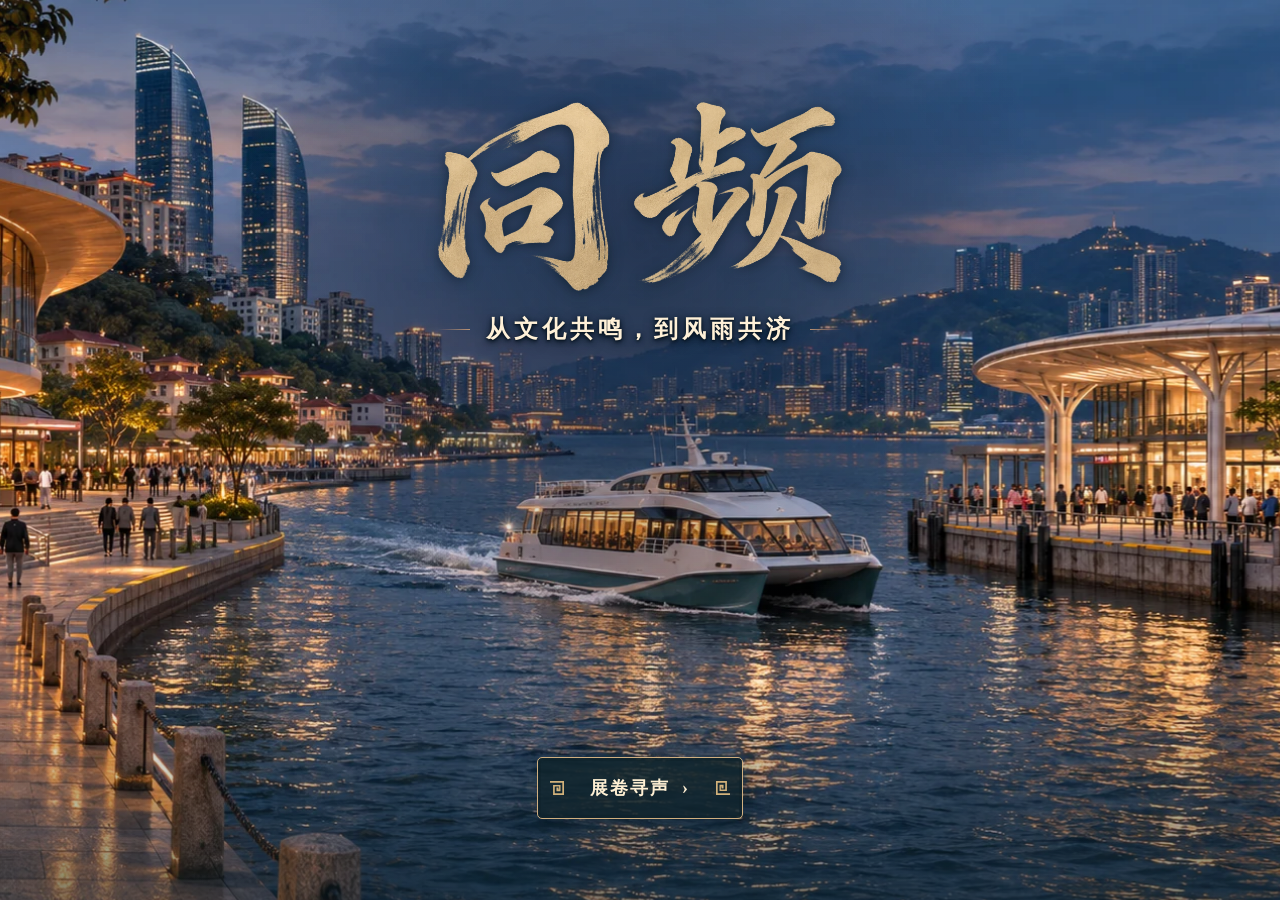
<file: frontend/index.html>
<!doctype html><html lang="zh-CN"><head><script src="bridge.js?v=20261126-release15"></script><meta charset="utf-8"><meta name="viewport" content="width=device-width,initial-scale=1"><title>同频 · 从文化共鸣到风雨共济</title><link rel="stylesheet" href="style.css?v=20261126-release15"><link rel="stylesheet" href="chinese-theme.css?v=20261126-release15"><script defer src="experience-upgrade.js?v=20261126-release15"></script><script defer src="geography.js?v=20261126-release15"></script><script defer src="card-export.js?v=20261126-release15"></script><script defer src="app-v3.js?v=guide-sizes"></script><link rel="stylesheet" href="experience.css?v=20261126-release15"><script defer src="refine.js?v=festival-read"></script><link rel="stylesheet" href="refine.css?v=20261126-release15"><script defer src="complete.js?v=sticky-search"></script><link rel="stylesheet" href="complete.css?v=20261126-release15"><script defer src="revision.js?v=storm-quiz"></script><link rel="stylesheet" href="revision.css?v=20261126-release15"><script defer src="auto-archive.js?v=20261126-release15"></script><link rel="stylesheet" href="auto-archive.css?v=20261126-release15"><style>html,body{height:100%;overflow:auto}body{margin:0}</style><link rel="stylesheet" href="journey.css?v=20261126-release15"><script defer src="journey.js?v=20261126-release15"></script><link rel="stylesheet" href="experience-upgrade.css?v=20261126-release15"><link rel="stylesheet" href="scroll-theme.css?v=20261126-release15"><script defer src="scroll-theme.js?v=sticky-search"></script><link rel="stylesheet" href="reference-home.css?v=20261125-scroll4"><link rel="stylesheet" href="reference-detail.css?v=20261125-details7"><script defer src="reference-detail.js?v=guide-prompt"></script><link rel="stylesheet" href="festival-words.css?v=20261126-release15"><script defer src="festival-words.js?v=backgrounds-fast"></script><link rel="stylesheet" href="festival-discovery.css?v=20261125-12"><script defer src="festival-discovery.js?v=sticky-search"></script><link rel="stylesheet" href="chapter-layout.css?v=20261126-17"><script defer src="chapter-layout.js?v=backgrounds-fast"></script><link rel="stylesheet" href="three-realms.css?v=20261126-16"><link rel="stylesheet" href="directory-fit.css?v=20261126-20"><script defer src="directory-fit.js?v=20261126-20"></script><link rel="stylesheet" href="function-design.css?v=20261126-36"><script defer src="function-design.js?v=backgrounds-fast"></script><link rel="stylesheet" href="fidelity.css?v=20261126-36"><script defer src="fidelity.js?v=20261126-36"></script><link rel="stylesheet" href="display-scale.css?v=20261126-36"><link rel="stylesheet" href="directory-rich.css?v=20261126-36"><script defer src="directory-rich.js?v=20261126-36"></script><style>.scroll-edition #words .wooden-type{scale:1.25;transform-origin:right center} #qingjin{display:none}body[data-page=home] #qingjin{position:fixed;inset:0;z-index:99;display:grid;place-items:center;background:#113447}body[data-page=home]>header,body[data-page=home]>main,body[data-page=home]>p,body[data-page=home]>#floatingGuide{visibility:hidden}html:has(body[data-page=home]),body[data-page=home]{overflow:hidden!important}#qingjin .painting{position:relative;width:min(100vw,159.88dvh);aspect-ratio:1586/992}#qingjin img{width:100%;display:block}#qingjin button{position:absolute;background:transparent;border:0;box-shadow:none;padding:0}#qingjin button:focus-visible{outline:3px solid gold}#guide:not([hidden]){z-index:200!important}</style><script defer src="qingjin.js?v=harbor-motion"></script><link rel="stylesheet" href="final-layout.css?v=illustrated-directory"><link rel="stylesheet" href="festival-scenes.css?v=backgrounds-fast"><script defer src="festival-scenes.js?v=headings1"></script><link rel="stylesheet" href="cover.css?v=harbor-front"><link rel="stylesheet" href="chapter-atlas.css?v=shared-moon"><script defer src="chapter-atlas.js"></script><link rel="stylesheet" href="season-desk.css?v=backgrounds-fast"><script defer src="season-desk.js?v=festival-read"></script><link rel="stylesheet" href="live-atlas.css?v=exhibits"><style>#home{display:none!important}body[data-page=chapters]>header,body[data-page=chapters]>main{visibility:hidden}</style><link rel=stylesheet href=paper-edition.css?v=backgrounds-fast><link rel="stylesheet" href="sidebar.css?v=dark-red"><link rel="stylesheet" href="section-presentation.css?v=backgrounds-fast"><link rel="stylesheet" href="guide-festivals.css?v=backgrounds-fast"><script defer src="background-preload.js"></script></head><body data-page="home">
<header><a class="brand" href="#home"><span class="mark seal-mark">同<span>频</span></span><b>同频<small>TONG PIN</small></b></a><nav aria-label="主导航"><button data-page="home" class="active">首页</button><button data-page="culture">文化回声</button><button data-page="words">同物异名</button><button data-page="storm">同一场风</button><button id="guideNav">同频向导 ↗</button><button id="sourcesBtn" type="button">资料来源与出处</button></nav><span class="status">历史资料 · 共同理解</span></header><main><section id="home" class="page"><div class="hero"><div><div class="eyebrow">山海相望 · 心意相通</div><h1>从文化共鸣，<br>到<span>风雨共济。</span></h1><p>认识不同地方的节日与表达，<br>读懂同一场台风下，各地怎样提醒市民。</p><div class="access-versions"><span>网页版</span></div><button class="primary" id="start">开始同频 ↓</button></div><div class="culture-art" aria-hidden="true"><svg viewBox="0 0 520 360" xmlns="http://www.w3.org/2000/svg"><defs><linearGradient id="jade" x2="0" y2="1"><stop stop-color="#5e8e85"/><stop offset="1" stop-color="#174f50"/></linearGradient><linearGradient id="silk" x2="1" y2="1"><stop stop-color="#f1d4b2"/><stop offset="1" stop-color="#e5b898"/></linearGradient><clipPath id="window"><circle cx="266" cy="174" r="148"/></clipPath></defs><path d="M31 74h40m-20-20v40M440 290h40m-20-20v40" stroke="#bb925c" opacity=".5"/><circle cx="266" cy="174" r="159" fill="none" stroke="#c09b65" opacity=".45"/><circle cx="266" cy="174" r="148" fill="url(#silk)"/><g clip-path="url(#window)"><circle cx="296" cy="103" r="58" fill="#fff2cc"/><path d="M80 268L172 147l53 70 56-42 79 100 67-121 68 160v70H60Z" fill="#90aaa0"/><path d="M60 315l131-99 54 54 65-59 53 63 70-51 64 110v60H60Z" fill="url(#jade)"/><path d="M70 302c72-24 94 17 150-3s74-7 120 5 77-22 145-8M73 325c69-23 109 16 166-1s88-8 145 3 68-13 101-12" fill="none" stroke="#e8d4a6" stroke-width="1.2" opacity=".55"/><g fill="none" stroke="#fff4db" stroke-width="1.8" opacity=".7"><path d="M123 129h57c28 0 24-25 8-25-12 0-18 13-10 18h-67M327 164h60c21 0 22-20 8-20-11 0-15 10-10 14h-49"/></g></g><circle cx="266" cy="174" r="148" fill="none" stroke="#a77946" stroke-width="3"/><path d="M112 174H90m352 0h-22M266 18V1m0 346v13" stroke="#b18b58"/><rect x="395" y="62" width="40" height="57" rx="3" fill="#b65342"/><text x="415" y="86" fill="#fff3df" font-size="19" text-anchor="middle" font-family="KaiTi,serif">同</text><text x="415" y="109" fill="#fff3df" font-size="19" text-anchor="middle" font-family="KaiTi,serif">心</text><text x="61" y="150" fill="#906d4c" font-size="13" font-family="KaiTi,serif" writing-mode="tb" letter-spacing="7">山海相望</text><text x="468" y="185" fill="#906d4c" font-size="13" font-family="KaiTi,serif" writing-mode="tb" letter-spacing="7">心意相通</text></svg><span>一轮明月 · 万里同心</span></div></div><div id="entrances" class="entrances"><button data-enter="culture"><small>壹 / 认识彼此</small><h2>一起过个节</h2><p>认识九个节日，用两个人的视角共写一张卡。</p><span>探索节日文化 →</span></button><button data-enter="words"><small>贰 / 理解表达</small><h2>换个说法，也懂你</h2><p>在科技、出行和饮食情境里，比较不同表达。</p><span>认识不同说法 →</span></button><button data-enter="storm"><small>叁 / 关心彼此</small><h2>同一场风，一起读懂</h2><p>回放116场真实台风，阅读已核实的预警案例。</p><span>查看台风故事 →</span></button></div></section><section id="culture" class="page" hidden><div class="page-heading"><div class="eyebrow">壹 / 节日文化</div><h1>一个节日，<span>许多种过法。</span></h1><p>先认识节日，再留下自己的记忆。阅读曲线只是可选的传播观察。</p></div><div class="festival-tabs" id="festivalTabs"></div><article class="festival-story panel"><div class="festival-illustration" aria-hidden="true"><span id="festGlyph">月</span><small>岁时有序 · 人间有情</small></div><div><div class="eyebrow" id="festTheme"></div><h2 id="festName"></h2><p id="festIntro"></p><div class="festival-facts"><span id="festDate"></span><span>各地习俗有差异，欢迎补充自己的体验</span></div><a id="festSource" target="_blank" rel="noopener">阅读背景资料 ↗</a><button class="primary" id="goCreate">与朋友制作节日卡 ↓</button></div></article><details class="panel observation" id="observation"><summary>传播观察：人们什么时候查阅这个节日？<span>可选数据视图 ＋</span></summary><p>曲线展示维基百科条目的访问次数，帮助观察节日前后的查阅变化。它不代表地区人数、喜爱程度或文化认同；高峰与节日接近，也不能单凭曲线解释原因。</p><div class="panel-top"><b id="chartTitle"></b><select id="chartMode" aria-label="图表口径"><option value="raw">访问次数</option><option value="relative">相对全年中位数</option></select></div><div class="legend"><span>● 中文页面</span><span>● English页面</span></div><svg id="chart" viewBox="0 0 800 250" role="img" aria-label="节日页面每日浏览量曲线"></svg><label class="date-control">日期 <input type="range" id="day" min="0" max="365" value="260"><output id="date"></output></label><div id="dayValues" class="metrics"></div><div id="articleLinks"></div><p class="note">数据：Wikimedia API · 2024年。冬至英文条目讨论全球冬至现象，不限于中华节俗；不同条目范围不能直接当作同等文化关注。</p></details>
<article class="panel coedit-v3" id="createSection"><div class="eyebrow">一起制作 / 不同设备也能加入</div><h2>你家怎么过？听听彼此的故事。</h2><p>创建卡片后，把邀请链接发给朋友。你们各自填写内容并确认，再导出共同的节日卡。</p><div class="room-controls"><button class="primary" id="createRoom">创建共创卡片</button><button class="secondary" id="localMode">先在这台设备试做</button><span id="roomStatus" role="status">尚未创建在线卡片</span></div><div id="invitation" hidden><label>邀请链接<input id="inviteLink" readonly></label><button id="copyInvite" class="secondary">复制邀请链接</button><p class="note">链接含编辑凭证，请只发给参与者。七天后过期；站点已公开。对方打开邀请链接即可加入，只能编辑自己的内容。</p></div><div class="coedit-fields"><label>我的一句标题<input id="sharedTitle" autocomplete="off" maxlength="60" placeholder="给这次相遇起个名字"></label><label>我的节日故事<textarea id="myVoice" autocomplete="off" maxlength="220" placeholder="例如：我家中秋会……我最想介绍的是……"></textarea></label><div class="partner"><small>另一位参与者</small><h3 id="partnerTitle">等待另一种视角</h3><p id="partnerVoice">在线模式下，对方保存后会自动同步到这里。</p><span id="partnerApproval">尚未确认</span></div></div><div class="room-controls"><button id="saveVoice" class="primary">保存我的内容</button><label><input type="checkbox" id="approve"> 我确认自己的内容</label><button id="cultureCard" class="secondary">预览共同卡片</button></div><p id="saveResult" role="status"></p></article></section><section id="words" class="page" hidden><div class="page-heading"><div class="eyebrow">贰 / 不同说法</div><h1>说法不同，<span>也能相互理解。</span></h1><p>先选一个生活情境，再看看同一概念的不同表达。这里是词汇示例，不是每个人的统一说法。</p></div><div class="festival-tabs" id="wordFilters"></div><div class="word-cards" id="wordCards"></div><div class="panel word-note"><h2>字形变化，不一定是词汇变化。</h2><p>这里的对应来自OpenCC地区词汇词典，使用时仍应看具体语境，不据标签推断个人身份。</p><a target="_blank" rel="noopener" href="https://github.com/BYVoid/OpenCC/blob/master/data/dictionary/TWPhrases.txt">查看词典与来源 ↗</a></div></section><section id="storm" class="page" hidden><div class="storm-heading"><div><div class="eyebrow">贰 · 风雨同行 / THROUGH THE STORM</div><h1>同一场风，<span>一起读懂。</span></h1><p>你窗外的风，也许正经过远方家人的城市。了解同一场台风在各地的名称与预警，让一份牵挂，跨越山海。</p></div><button class="secondary" id="stormCard">整理历史沟通卡 ↗</button></div><div class="storm-grid"><article class="panel map-panel"><div class="panel-top"><label class="storm-picker">历史台风<select id="stormSelect" aria-label="选择历史台风"><option value="KOINU">小犬 KOINU / 2023</option><option value="HATO">天鸽 HATO / 2017</option><option value="MANGKHUT">山竹 MANGKHUT / 2018</option></select></label><span class="pill">历史回放</span></div><div id="map"><svg id="fallback" viewBox="0 0 900 480" role="img" aria-label="台风经纬度轨迹示意图"></svg><span id="mapNotice">地理底图与历史路径</span></div><div class="playbar"><button id="play" class="primary">▶ 播放</button><input id="time" type="range" min="0" max="1" value="0" aria-label="台风回放时间"><select id="speed" aria-label="播放速度"><option value="1">1×</option><option value="3">3×</option></select></div><div id="point" class="metrics"></div><p class="note">NOAA IBTrACS最佳路径；位置为历史离散记录。台风标记大小不代表实际风圈。海岸线底图随站点提供，鼠标滚轮缩放、拖动平移，也可使用右上角按钮；不显示行政边界。</p></article><aside class="panel signals"><div class="eyebrow">看见信号，也看见它的边界</div><h2>台风同名，预警各有含义。</h2><div class="region-tabs"><button data-region="hk" class="selected">香港</button><button data-region="mo">澳门</button><button data-region="tw">台湾地区</button><button data-region="gd">大陆</button></div><div id="signalContent"></div><div class="divider"></div><h3 id="eventHeading">当地已核验记录</h3><div id="events"></div><p class="note">只显示有官方依据的事件；未取得记录不代表当地没有预警。时间为当地时间 UTC+8。</p></aside></div><article class="panel learn"><div class="eyebrow">先了解，再比较</div><h2>香港挂八号风球，澳门一定也挂八号吗？</h2><p>不一定。同一台风到各地的距离、当地风况和发布条件可能不同。先看地点与时间，再读当地信号。</p><div class="comparison-example" id="comparisonExample"></div><details><summary>想试一题？</summary><p>看到异地朋友发来的预警，你首先应该做什么？</p><button data-answer="wrong" class="secondary">直接换成我熟悉的颜色等级</button><button data-answer="right" class="primary">确认地点、发布时间和当地解释</button><p id="feedback" role="status"></p></details></article></section><footer><div id="footer-signature"><b>同频</b><span>从文化共鸣，到风雨共济。</span></div></footer></main><button id="floatingGuide" class="guide-fab">✦ 同频向导</button><aside id="guide" hidden aria-label="同频向导"><div class="guide-head"><div><b>同频向导</b><small id="aiStatus">正在检查连接</small></div><button id="closeGuide" aria-label="关闭向导">×</button></div><div class="guide-body"><p>让问题带你看见依据。</p><div class="suggestions"><button data-q="八号风球可以换算成橙色预警吗？">读懂信号差异</button><button data-q="播放小犬接近香港的过程">在地图上看小犬</button><button data-q="这些浏览量代表各地区青年吗？">理解数据边界</button></div><div id="messages" aria-live="polite"></div></div><label class="note"><input id="webSearch" type="checkbox"> 启用联网搜索（需模型支持）</label><form id="chatForm"><label class="sr-only" for="question">向导问题</label><input id="question" maxlength="1600" placeholder="聊知识、查词语，或问任何想了解的问题…" required><button class="primary" id="send">发送</button></form><p class="note">支持通用问答；联网引用可查证，时效信息请核对发布机构与日期。</p></aside>
<dialog id="modal"><button id="closeModal" aria-label="关闭弹窗">×</button><div id="modalContent"></div></dialog><div id="qingjin">
  <article class="folio harbor-cover">
    <img class="harbor-scene" src="assets/home-cross-strait-pier-fast.webp" alt="" fetchpriority="high">
    <div class="preface">
      <h1 class="cover-title"><img src="assets/title-variant-brush-fast.webp" alt="同频" fetchpriority="high"></h1>
      <p>从文化共鸣，到风雨共济</p>
    </div>
    <button type="button" class="enter" data-cover="chapters">展卷寻声 <span aria-hidden="true">›</span></button>
  </article>
</div></body></html>
</file>
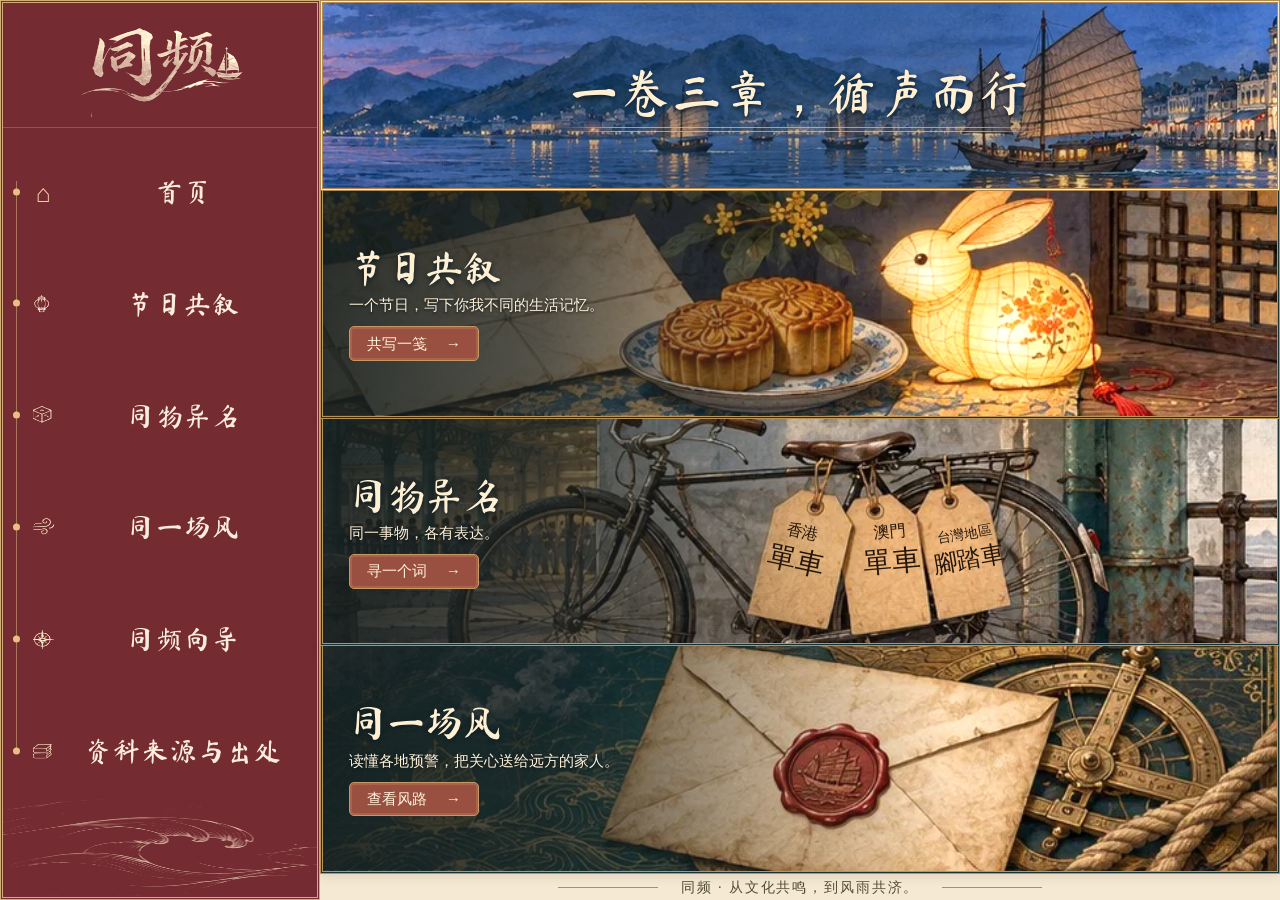
<file: frontend/chapter-directory.html>
<!doctype html>
<html lang="zh-CN">
<head>
<meta charset="utf-8">
<meta name="viewport" content="width=device-width, initial-scale=1">
<title>同频 · 篇章目录</title>
<style>
@font-face{font-family:Tongpin;src:url(assets/tongpin-brush.woff2) format("woff2");font-display:swap}
:root{color-scheme:light;--ink:#123832;--night:#082826;--gold:#b18b50;--line:#b18b507d;--paper:#f4e7cd;--song:"Songti SC",SimSun,serif;--brush:Tongpin,STXingkai,KaiTi,serif}
*{box-sizing:border-box}body{margin:0;color:var(--ink);font-family:var(--song);background:radial-gradient(ellipse at 60% 0,#fcf4e2,#ead8b5 115%);display:grid;grid-template-columns:clamp(170px,15vw,248px) minmax(0,1fr);min-height:100dvh}
a{text-decoration:none;color:inherit}button{font:inherit;color:inherit}a:focus-visible,button:focus-visible{outline:2px solid #c78c3d;outline-offset:4px}
aside{min-width:0;height:100dvh;position:sticky;top:0;overflow:auto;padding:clamp(20px,3vw,42px) clamp(13px,2vw,28px);color:#eee0bd;background:radial-gradient(ellipse at 20% 90%,#164744,transparent 65%),linear-gradient(150deg,#092623,#061d23);border-right:3px double #c5a366}
.brand{display:flex;align-items:center;justify-content:center;gap:12px;padding-bottom:27px;border-bottom:1px solid #b18b505c;font:clamp(32px,4vw,57px)/1 var(--brush);color:#f1d399}
.seal{display:grid;place-items:center;width:32px;height:43px;border:3px double #edd09b;border-radius:4px;background:#8c3627;color:#fff0cc;font:15px/1.05 KaiTi,var(--song);transform:rotate(-6deg)}
nav{margin-top:26px;position:relative;display:grid;gap:4px}
nav::before{content:"";position:absolute;left:12px;top:23px;bottom:23px;width:1px;background:linear-gradient(transparent,#c7a878 12% 88%,transparent)}
nav>a,nav>button{position:relative;display:flex;align-items:center;gap:13px;min-height:46px;width:100%;border:1px solid transparent;background:none;cursor:pointer;text-align:left;padding:6px 4px 6px 9px;font-size:clamp(14px,1.3vw,20px)}
nav>a::before,nav>button::before{content:"";width:6px;height:6px;flex:0 0 6px;border-radius:50%;background:#bfa370}
nav [aria-current],nav>a:hover,nav>button:hover{background:linear-gradient(90deg,#bf995027,transparent);color:#ffdf9e}
nav [aria-current]::before{background:#fff0be;box-shadow:0 0 9px 2px #d7a4558c}
main{min-width:0;padding:clamp(14px,2.4vw,42px);display:grid;grid-template-rows:auto repeat(3,minmax(149px,1fr)) auto;gap:clamp(10px,1.6vh,20px);min-height:100dvh}
.hero,.chapter{position:relative;isolation:isolate;overflow:hidden;border:3px double var(--gold);border-radius:11px;background:#f9ecd4;display:grid;align-content:center;padding:clamp(14px,2vw,34px);box-shadow:0 3px 10px #4f32151c}
.hero{min-height:clamp(130px,19vh,220px);--art:url(assets/directory-classical-harbor-fast.webp)}
.hero::before,.chapter::before{content:"";position:absolute;inset:0;z-index:-1;background-image:linear-gradient(90deg,#fbefd9 4%,#fbefd9 22%,#f7e9ceeb 35%,#f7e9ce59 51%,transparent 67%),var(--art);background-size:100% 100%,max(72%, 820px) auto;background-repeat:no-repeat;background-position:center,right center}
.hero h1{margin:0;font:clamp(30px,3.9vw,72px)/1.2 var(--brush);max-width:65%;letter-spacing:.025em}
.chapter h2{font:clamp(27px,3vw,52px)/1.13 var(--brush);margin:0 0 6px}
.chapter p{margin:0 0 10px;max-width:43%;font-size:clamp(13px,1.17vw,19px);line-height:1.4}
.chapter:nth-of-type(1){--art:url(assets/directory-classical-festival-fast.webp)}
.chapter:nth-of-type(2){--art:url(assets/directory-classical-words-fast.webp)}
.chapter:nth-of-type(3){--art:url(assets/directory-classical-storm-fast.webp)}
.cta{justify-self:start;border:1px solid #b87f4c;box-shadow:inset 0 0 0 2px #e5ac6b35;background:#943e2b;border-radius:5px;color:#fff0d7;padding:.42em 1.15em;font-size:clamp(14px,1.18vw,20px)}
.cta:hover{background:#793222}.cta span{margin-left:1em}
footer{text-align:center;font-size:clamp(12px,1vw,16px);letter-spacing:.13em;color:#524c37;padding:.3em 0}
dialog{width:min(530px,90vw);border:3px double var(--gold);border-radius:12px;background:#f8ebd2;color:var(--ink);padding:24px}dialog::backdrop{background:#061d23a0}dialog form{text-align:right}dialog button{cursor:pointer}dialog a{display:block;text-decoration:underline;margin:12px 0}
@media(max-width:720px){body{grid-template-columns:1fr}aside{position:static;height:auto;padding:10px;border-right:0;border-bottom:3px double #c5a366;display:grid;grid-template-columns:auto 1fr;gap:10px}.brand{font-size:25px;padding:0;border:0}.seal{display:none}nav{margin:0;display:flex;flex-wrap:wrap;gap:0}nav::before,nav>a::before,nav>button::before{display:none}nav>a,nav>button{width:auto;min-height:32px;font-size:13px;padding:4px 6px}main{min-height:0;padding:10px;grid-template-rows:auto repeat(3,minmax(140px,auto)) auto}.hero h1{max-width:78%}.chapter p{max-width:60%}.hero::before,.chapter::before{background-image:linear-gradient(90deg,#fbefd9 6%,#fbefd9 18%,#f7e9cecf 49%,transparent 88%),var(--art)}}
aside{
 background:radial-gradient(ellipse at 20% 93%,#662b2d,transparent 72%),linear-gradient(150deg,#521e26,#35141d);
}
.brand{display:block;padding-bottom:22px}
.brand img{
 display:block;width:100%;margin:auto;
 filter:grayscale(1) brightness(.78) contrast(1.85) sepia(.72);
 mix-blend-mode:screen;
}
@media(max-width:720px){
 .brand{padding:0;align-self:center}
 .brand img{width:66px}
}
.hero{justify-items:center;text-align:center}
.hero::before{
 background-image:linear-gradient(90deg,#f8ead3aa,#f9edd6e8 28%,#f9edd6ed 72%,#f8ead3aa),var(--art);
 background-size:100% 100%,cover;
 background-position:center;
}
.hero h1{max-width:100%;color:#123832}
.chapter::before{background-size:100% 100%,cover;background-position:center,right center}
body{grid-template-columns:clamp(118px,14vw,228px) minmax(0,1fr)}
aside{
 display:flex;flex-direction:column;gap:0;padding:0;
 background:linear-gradient(115deg,#e9cfd0,#dcb7bd);
 border:3px double #ad777b;color:#482d2c;
}
.brand{
 display:grid;place-items:center;padding:0;min-height:clamp(68px,12vh,116px);
 border-bottom:1px solid #ad777b70;color:#623339;
}
.brand-word{
 font:400 clamp(32px,4.6vw,68px)/1 "STXingkai","华文行楷",KaiTi,var(--brush);
 letter-spacing:.08em;padding-left:.08em;
}
nav{flex:1;margin:0;display:grid;grid-template-rows:repeat(6,minmax(52px,1fr));gap:0;padding:8px 4px}
nav::before,nav>a::before,nav>button::before{display:none}
nav>a,nav>button{
 display:grid;place-items:center;text-align:center;padding:8px 4px;
 width:100%;font:400 clamp(17px,2.1vw,32px)/1.25 var(--brush);
 letter-spacing:.045em;overflow-wrap:anywhere;
}
nav>a:hover,nav>button:hover{background:#fff0e23d;color:#623339}
@media(max-width:720px){
 aside{position:sticky;top:0;height:100dvh}
 .hero h1{font-size:clamp(22px,4.6vw,32px)}
}
@media(max-width:400px){
 body{grid-template-columns:94px minmax(0,1fr)}
 nav>a,nav>button{font-size:16px}
}
aside{
 background:linear-gradient(135deg,#a65b4f,#843e37);
 border-color:#c09a69;color:#fff0d7;
}
.brand{color:#ffe5bc;border-bottom-color:#edcc9c65}
nav>a:hover,nav>button:hover{background:#fff0d726;color:#fff8e8}
.chapter{color:#fff2d6;background:#193233;border-color:#b89459}
.chapter::before{
 background-image:linear-gradient(90deg,#131b1be8 0%,#131b1bbf 23%,#131b1b4d 47%,transparent 66%),var(--art);
 background-size:100% 100%,cover;
 background-position:center,right center;
}
.chapter h2,.chapter p{text-shadow:0 1px 3px #101616}
.chapter .cta{background:#8b4235;color:#fff3dc;border-color:#c59764}
.chapter .cta:hover{background:#a35645}
@media(max-width:720px){
 .chapter::before{background-image:linear-gradient(90deg,#131b1be8,#131b1bbf 36%,#131b1b38 66%,transparent),var(--art)}
}
.hero::before{
 background-image:linear-gradient(90deg,#f8ead38a,#f9edd6c9 28%,#f9edd6cf 72%,#f8ead38a),var(--art);
}
.hero h1{
 font-family:"STXingkai","华文行楷",KaiTi,var(--brush);
 font-weight:400;letter-spacing:.045em;text-shadow:0 1px 4px #fff3da80;
}
main{padding-inline-start:0}
.hero,.chapter{border-start-start-radius:0;border-end-start-radius:0}
aside{isolation:isolate}
nav{position:relative;padding-inline:clamp(7px,1.25vw,22px) 4px}
nav::before{
 display:block;left:clamp(8px,1vw,17px);top:8.5%;bottom:8.5%;
 background:linear-gradient(transparent,#f1ce946e 9% 91%,transparent);
}
nav>a,nav>button{padding-inline:clamp(6px,1vw,18px) 4px}
nav>a::before,nav>button::before{
 display:block;position:absolute;left:calc(clamp(8px,1vw,17px) - clamp(7px,1.25vw,22px) - 4px);
 top:50%;transform:translateY(-50%);width:7px;height:7px;background:#e8bf85;
}
nav>a:hover::before,nav>button:hover::before,
nav>a:focus-visible::before,nav>button:focus-visible::before{
 background:#fff0c8;box-shadow:0 0 9px #efba83;
}
aside::after{
 content:"";position:absolute;z-index:-1;pointer-events:none;inset:auto 0 0;
 height:clamp(52px,11vh,106px);opacity:.55;
 background:
  repeating-radial-gradient(ellipse at 16% 160%,transparent 0 8px,#ecc38c 9px 10px,transparent 11px 15px),
  repeating-radial-gradient(ellipse at 95% 150%,transparent 0 9px,#e2a972 10px 11px,transparent 12px 16px);
 mask-image:linear-gradient(transparent,#000 84%);
}
nav{padding-bottom:clamp(48px,10vh,100px)}
nav::before{top:7%;bottom:calc(clamp(48px,10vh,100px) + 7%)}
nav>a,nav>button{
 display:grid;grid-template-columns:22px minmax(0,1fr);align-items:center;gap:5px;
}
.nav-icon{
 width:22px;height:22px;display:block;
 background:url(assets/directory-gold-icons.png) right var(--icon-y) / 36px 258px no-repeat;
 filter:grayscale(1) brightness(.82) contrast(1.9) sepia(.8);mix-blend-mode:screen;
}
.nav-icon.home{background:none;font:25px/1 Georgia,serif;filter:none;color:#eac48d}
.nav-icon.home::after{content:"⌂"}
.nav-icon.festival{--icon-y:-54px}.nav-icon.words{--icon-y:-97px}
.nav-icon.storm{--icon-y:-139px}.nav-icon.guide{--icon-y:-181px}.nav-icon.sources{--icon-y:-224px}
aside::after{
 height:clamp(54px,13vh,130px);opacity:.72;
 background:url(assets/directory-gold-waves.png) left center/108% 108% no-repeat;
 filter:grayscale(1) brightness(.75) contrast(1.8) sepia(.85);
 mix-blend-mode:screen;mask-image:linear-gradient(transparent,#000 38%);
}
.tag-window{position:absolute;inset:0;container-type:size;pointer-events:none;z-index:-1;overflow:hidden}
.tag-image{position:absolute;right:0;top:50%;transform:translateY(-50%);width:max(100%,calc(100cqh * 12.70));aspect-ratio:2172/171;container-type:inline-size}
.bike-tag{
 position:absolute;top:54%;transform:translate(-50%,-50%) rotate(var(--tilt));
 display:grid;text-align:center;white-space:nowrap;color:#312418;
 font:400 clamp(11px,1.05cqw,38px)/1.05 "STXingkai","华文行楷",KaiTi,var(--brush);
}
.bike-tag small{font:600 .57em/1.6 var(--song);letter-spacing:0}
.hong-kong{left:83.25%;--tilt:12deg}.macao{left:86.48%;--tilt:-5deg}.taiwan{left:89.15%;--tilt:-10deg}
@media(max-height:550px){nav{padding-bottom:44px}}
.bike-tag{
 top:58%;font-family:"STZhongsong","华文中宋","PMingLiU",var(--song);font-size:clamp(13px,1cqw,36px);font-weight:400;line-height:1.18;
 color:#24170d;text-shadow:none;
}
.bike-tag small{font-family:inherit;font-weight:400}
.bike-tag.taiwan{font-size:clamp(11px,.85cqw,30px)}
@media(max-width:720px){
 nav>a,nav>button{font-size:14px;letter-spacing:0;gap:1px;padding-inline:4px 2px;grid-template-columns:20px minmax(0,1fr)}
 nav>a span,nav>button span{max-width:100%}
 .chapter.vocabulary::before{background-image:linear-gradient(90deg,#131b1beb,#131b1bb2 20%,#131b1b18 34%,transparent 44%),var(--art)}
 .chapter.vocabulary p{max-width:36%}
}
@media(min-width:721px){
 .chapter.vocabulary::before{background-image:linear-gradient(90deg,#131b1be8,#131b1bb6 24%,#131b1b26 49%,transparent 62%),var(--art)}
}
.brand img{width:min(84%,235px);max-height:100%;object-fit:contain;margin:0 auto}
main{gap:0}
.hero,.chapter{border-radius:0}
.chapter{border-top:0}
.hero h1{
 position:relative;padding:.08em .22em .19em;
 font-family:var(--brush);letter-spacing:.025em;text-shadow:none;
}
.hero h1::after{
 content:"";position:absolute;inset:auto 0 0;height:3px;
 border-block:1px solid #b78a49a0;
 mask-image:linear-gradient(90deg,transparent,#000 12% 88%,transparent);
}
footer{display:flex;align-items:center;justify-content:center;gap:clamp(8px,1.8vw,26px);padding:.65em 5px .3em}
footer::before,footer::after{
 content:"";width:min(12%,100px);height:1px;background:#b38d54;flex-shrink:0;
}
@media(max-width:720px){.chapter.vocabulary p{max-width:24%}}
html,body{height:100%;overflow:hidden}
body{height:100dvh;min-height:0}
main{
 height:100dvh;min-height:0;padding:0;
 grid-template-rows:minmax(0,.84fr) repeat(3,minmax(0,1fr)) auto;
}
.hero,.chapter{min-height:0;padding-block:0}
aside{height:100dvh;min-height:0;overflow:hidden}
nav{min-height:0;grid-template-rows:repeat(6,minmax(0,1fr))}
nav>a,nav>button{min-height:0}
footer{margin:0;padding:4px 6px;line-height:1.25;font-size:clamp(10px,1.6vh,16px)}
@media(max-height:690px){
 .chapter h2{font-size:clamp(19px,4.6vh,32px);margin-bottom:3px}
 .chapter p{font-size:clamp(11px,2vh,14px);margin-bottom:5px}
 .chapter .cta{font-size:clamp(11px,2.1vh,15px);padding-block:.28em}
 .hero h1{font-size:clamp(21px,5.2vh,48px)}
}
dialog{max-height:90dvh;overflow:auto}
.hero::before{
 background-image:linear-gradient(90deg,#112b3624,#12263070 33%,#12263070 67%,#112b3624),var(--art);
}
.hero h1{color:#ffedc4;text-shadow:0 2px 5px #0e2028}
.hero h1::after{border-color:#e9bd77bc}
</style>
<link rel="stylesheet" href="directory-lighting.css"><link rel="stylesheet" href="sidebar.css?v=dark-red"></head>
<body>
<aside>
  <a class="brand" href="index.html#home"><img src="assets/directory-classic-logo.png" alt="同频"></a>
  <nav aria-label="主导航">
    <a href="index.html#home"><i class="nav-icon home" aria-hidden="true"></i><span>首页</span></a>

    <a href="index.html#culture"><i class="nav-icon festival" aria-hidden="true"></i><span>节日共叙</span></a>
    <a href="index.html#words"><i class="nav-icon words" aria-hidden="true"></i><span>同物异名</span></a>
    <a href="index.html#storm"><i class="nav-icon storm" aria-hidden="true"></i><span>同一场风</span></a>
    <button type="button" data-dialog="guide"><i class="nav-icon guide" aria-hidden="true"></i><span>同频向导</span></button>
    <button type="button" data-dialog="sources"><i class="nav-icon sources" aria-hidden="true"></i><span>资料来源与出处</span></button>
  </nav>
</aside>
<main id="directory">
  <header class="hero"><h1>一卷三章，循声而行</h1></header>
  <section class="chapter">
    <h2>节日共叙</h2>
    <p>一个节日，写下你我不同的生活记忆。</p>
    <a class="cta" href="index.html#culture">共写一笺 <span aria-hidden="true">→</span></a>
  </section>
  <section class="chapter vocabulary">
    <div class="tag-window">
      <div class="tag-image">
        <span class="bike-tag hong-kong"><small>香港</small>單車</span>
        <span class="bike-tag macao"><small>澳門</small>單車</span>
        <span class="bike-tag taiwan"><small>台灣地區</small>腳踏車</span>
      </div>
    </div>
    <h2>同物异名</h2>
    <p>同一事物，各有表达。</p>
    <a class="cta" href="index.html#words">寻一个词 <span aria-hidden="true">→</span></a>
  </section>
  <section class="chapter">
    <h2>同一场风</h2>
    <p>读懂各地预警，把关心送给远方的家人。</p>
    <a class="cta" href="index.html#storm">查看风路 <span aria-hidden="true">→</span></a>
  </section>
  <footer>同频 · 从文化共鸣，到风雨共济。</footer>
</main>
<script>
document.addEventListener("click", event => {
  const control = event.target.closest("a[href], button[data-dialog]");
  if (!control || window.parent === window) return;
  const action = control.dataset.dialog || control.hash.slice(1);
  if (!["home", "culture", "words", "storm", "guide", "sources"].includes(action)) return;
  event.preventDefault();
  window.parent.postMessage({ type: "tongpin-directory", action }, location.origin);
});
</script></body>
</html>
</file>
<file: frontend/style.css>
*{box-sizing:border-box}body{margin:0;background:#f7f5ef;color:#253b3d;font-family:'Microsoft YaHei',sans-serif;font-size:14px;line-height:1.7}button,input,textarea,select{font:inherit}button,a,select{cursor:pointer}button{border:0;background:none;color:inherit}a{color:#326a68}button:focus-visible,a:focus-visible,input:focus-visible,textarea:focus-visible{outline:3px solid #9185aa;outline-offset:3px}[hidden]{display:none!important}header{height:98px;border-bottom:1px solid #d8e3de;display:flex;align-items:center;justify-content:space-between;padding:0 5%;gap:30px;background:#fffefa}header .brand{display:flex;align-items:center;gap:14px;text-decoration:none;color:inherit}.brand b{font-size:24px;letter-spacing:4px}.brand small{display:block;font-size:9px;letter-spacing:3px;line-height:1}.mark{font-size:45px;color:#326a68}nav{display:flex;gap:25px;height:100%;align-items:center}nav button{height:100%;position:relative;padding:0 10px;font-size:16px}nav small{display:block;font-size:10px;color:#657d7d}nav .active:after{content:'';height:3px;background:#326a68;position:absolute;bottom:0;left:10px;right:10px}.status{font-size:11px;color:#647c74}main{max-width:1420px;padding:0 5%;margin:auto}.hero{display:grid;grid-template-columns:1.2fr 1fr;gap:60px;padding:70px 0 54px;align-items:center}.eyebrow{font-size:10px;letter-spacing:2px;color:#657f79;margin-bottom:14px}h1{font-weight:500;font-size:clamp(35px,4.4vw,62px);line-height:1.35;letter-spacing:2px;margin:0 0 20px}h1 span{color:#326a68}p{color:#617574}h2{font-size:22px;font-weight:500;line-height:1.5;margin:0 0 15px}h3{font-size:15px;font-weight:500}.orbit{height:290px;width:290px;margin:auto;border:1px solid #d8e3de;border-radius:50%;position:relative;display:grid;place-items:center;box-shadow:0 0 0 26px #f0f1e9,0 0 0 27px #e0e7df,0 0 0 54px #f5f2e9}.orbit>div{font-family:serif;font-size:42px;letter-spacing:10px}.orbit small{display:block;font-family:sans-serif;font-size:10px;letter-spacing:3px;text-align:center;margin-top:12px;color:#657d7d}.orbit i{width:20px;height:20px;border-radius:50%;position:absolute;background:#e7ab91;top:15px;left:50px}.orbit i:nth-of-type(2){top:auto;left:auto;right:-9px;bottom:95px;background:#326a68;width:15px;height:15px}.orbit i:nth-of-type(3){top:auto;bottom:0;left:55px;background:#9185aa;width:10px;height:10px}.orbit>span{position:absolute;bottom:-40px;font-size:10px;color:#6b817a;letter-spacing:3px}.section-title{display:flex;justify-content:space-between;align-items:center;margin:25px 0 18px}.section-title span{font-size:11px;color:#6d8179}.culture-grid{display:grid;grid-template-columns:2fr 1fr;gap:24px}.panel{background:#fffefa;border:1px solid #d8e3de;border-radius:18px;padding:26px;box-shadow:0 8px 30px #254b3f03}.panel-top{display:flex;justify-content:space-between;align-items:center;gap:12px}.tabs,.region-tabs{display:flex;gap:6px;flex-wrap:wrap}.tabs button,.region-tabs button{padding:6px 14px;border-radius:24px;background:#f0f3ee}.selected{background:#326a68!important;color:#fffefa!important}select{background:#fffefa;border:1px solid #d8e3de;border-radius:6px;padding:6px;font-size:11px}.legend{display:flex;gap:22px;font-size:11px;margin-top:20px}.legend span:nth-child(1){color:#326a68}.legend span:nth-child(2){color:#ad6647}.legend span:nth-child(3){color:#847198}#chart{width:100%;height:auto;margin-top:10px}.date-control{display:flex;align-items:center;gap:12px;font-size:11px}.date-control input{flex:1}input[type=range]{accent-color:#326a68;min-width:30px}.metrics{display:flex;gap:22px;flex-wrap:wrap;margin-top:16px;font-size:12px}.metrics b{display:block;font-size:21px;font-weight:500;color:#326a68}.note{font-size:10px;line-height:1.7;color:#73837d;margin:16px 0 0}#articleLinks{font-size:10px;display:flex;gap:15px;margin-top:9px}.words{background:#edf2e9;display:flex;flex-direction:column;justify-content:center}.word-pair{display:flex;justify-content:space-between;align-items:center;margin:24px 0;font-size:24px}.word-pair small{display:block;font-size:10px;color:#6d8179;letter-spacing:1px}.word-pair i{font-size:16px;color:#a48670}.words p,.words a{font-size:11px}.primary{background:#326a68;color:#fffefa;padding:11px 18px;border-radius:9px}.secondary{border:1px solid #bdcfc4;padding:10px 16px;border-radius:9px}.words .secondary{margin-top:24px;text-align:left;font-size:11px}.coedit{margin:24px 0;display:grid;grid-template-columns:1.3fr 1fr 1fr;gap:23px;align-items:start}.coedit h2{font-size:20px}.coedit p{font-size:11px}.coedit label{font-size:11px}textarea{width:100%;resize:vertical;min-height:100px;margin-top:10px;padding:12px;border:1px solid #d8e3de;border-radius:9px;background:#f9faf5;color:#253b3d}.coedit>button{grid-column:3;justify-self:end}.storm-heading{display:flex;align-items:center;justify-content:space-between;gap:20px;padding:50px 0 25px}.storm-heading h1{font-size:38px}.storm-grid{display:grid;grid-template-columns:1.85fr 1fr;gap:23px}.pill{font-size:10px;border:1px solid #bdcfc4;padding:3px 10px;border-radius:22px}#map{height:420px;background:#eaf0ea;border-radius:10px;margin-top:18px;position:relative;overflow:hidden}#fallback{position:absolute;width:100%;height:100%}#mapNotice{position:absolute;bottom:8px;left:12px;background:#fffefae0;font-size:10px;padding:3px 8px;z-index:3}.playbar{display:flex;gap:15px;align-items:center;margin-top:20px}.playbar input{flex:1}.divider{border-top:1px solid #d8e3de;margin:23px 0}.signals .region-tabs{margin:15px 0}.signals p{font-size:12px}.signal-big{font-size:29px;font-weight:500;margin-top:18px}#events{display:grid;gap:5px}#events button{text-align:left;padding:8px 11px;border-left:2px solid #e7ab91;background:#f6f4ed;font-size:11px}.task{display:flex;gap:20px;align-items:center;margin:24px 0;flex-wrap:wrap}.task h2{font-size:20px}.task>div{flex:1}.task p{flex-basis:100%;margin:0}footer{margin:35px 0 40px;border-top:1px solid #d8e3de;padding-top:24px;display:flex;gap:25px;font-size:11px;color:#73837d}footer button{margin-left:auto}.guide-fab{position:fixed;bottom:24px;right:30px;background:#326a68;color:white;border-radius:30px;padding:14px 23px;box-shadow:0 7px 28px #326a6835;z-index:5}#guide{position:fixed;right:22px;top:110px;bottom:20px;width:410px;background:#fffefa;border:1px solid #bdcfc4;border-radius:18px;box-shadow:0 15px 70px #203c382b;z-index:10;display:flex;flex-direction:column;padding:20px}.guide-head{display:flex;justify-content:space-between;border-bottom:1px solid #d8e3de;padding-bottom:14px}.guide-head small{display:block;font-size:10px;color:#6d8179}.guide-head button{font-size:26px}.guide-body{overflow-y:auto;flex:1}.suggestions{display:flex;flex-wrap:wrap;gap:8px}.suggestions button{font-size:11px;border:1px solid #d8e3de;border-radius:20px;padding:7px 11px}.msg{white-space:pre-wrap;padding:14px;background:#edf2e9;border-radius:12px;margin:15px 0;font-size:12px}.msg.user{background:#f6e9df}.msg a{font-size:10px}#chatForm{display:flex;gap:8px}#question{flex:1;min-width:0;border:1px solid #d8e3de;border-radius:8px;padding:10px;font-size:12px}dialog{width:min(750px,94vw);max-height:88vh;border:1px solid #d8e3de;border-radius:16px;background:#fffefa;color:#253b3d;padding:36px}dialog::backdrop{background:#253b3d55}#closeModal{float:right;font-size:25px}.export-card{padding:25px;border:1px solid #d8e3de;border-radius:12px;white-space:pre-wrap}.sr-only{position:absolute;left:-9999px}@media(max-width:900px){header{height:auto;min-height:80px;flex-wrap:wrap;padding:15px 5%;gap:10px}nav{order:3;width:100%;justify-content:space-around}nav button{padding:12px 0;font-size:13px}.hero{gap:20px;padding:40px 0}.orbit{width:190px;height:190px;box-shadow:0 0 0 15px #f0f1e9,0 0 0 16px #e0e7df}.orbit>div{font-size:30px}.orbit>span{display:none}.culture-grid,.storm-grid{grid-template-columns:1fr}.coedit{grid-template-columns:1fr 1fr}.coedit>div{grid-column:1/-1}.coedit>button{grid-column:2}.storm-heading h1{font-size:28px}.status{font-size:9px}.panel{padding:20px}}@media(max-width:560px){.hero{grid-template-columns:1fr;padding:35px 0 10px}.orbit{display:none}h1{font-size:38px}.section-title{align-items:start;gap:10px}.section-title h2{font-size:20px}.section-title span{max-width:100px}.coedit{grid-template-columns:1fr}.coedit>button{grid-column:1}.storm-heading{display:block}.storm-heading>button{margin-top:10px}#map{height:340px}#guide{top:20px;left:10px;right:10px;width:auto;bottom:10px}.guide-fab{bottom:16px;right:16px}footer{flex-wrap:wrap}footer button{margin-left:0}.metrics{gap:14px}.task button{width:100%}}@media(prefers-reduced-motion:reduce){*{scroll-behavior:auto!important}}
</file>
<file: frontend/chinese-theme.css>
/* Color and ornaments support the cultural narrative; official signals keep their original semantics. */
:root{--ink:#243c3c;--jade:#245f5d;--cinnabar:#ae4e3e;--gold:#b88b4b;--paper:#fcf7ed}
body{color:var(--ink);background:radial-gradient(ellipse at 0 0,#edd7c74d,transparent 48%),radial-gradient(ellipse at 100% 50%,#d6e2d34d,transparent 55%),#f8f3e8}
header{background:#fffaf0ed;border-bottom:1px solid #d9c5a7;box-shadow:0 3px 25px #66452805}header .brand{gap:12px}.brand b{font-family:'STSong','SimSun',serif;font-size:27px}.brand small{font-family:sans-serif;color:#896747;letter-spacing:3px;margin-top:5px}.seal-mark{font-family:'KaiTi','STKaiti',serif;font-size:22px;line-height:1.1;display:flex;align-items:center;justify-content:center;gap:1px;color:#fff5df;background:var(--cinnabar);border:1px solid #923f32;outline:1px solid #bc7057;outline-offset:3px;width:43px;height:43px;border-radius:7px 3px 6px 2px;transform:rotate(-3deg)}.seal-mark span{align-self:flex-end;margin-bottom:7px;font-size:19px}nav .active{color:var(--cinnabar)}nav .active:after{background:var(--cinnabar);height:3px}nav small{color:#7a8173}.status{border:1px solid #e0d2b9;border-radius:30px;padding:5px 11px;background:#f5e9d7;color:#826844}
.hero{position:relative;grid-template-columns:1.08fr 1fr;gap:20px;padding:45px 44px 35px;margin:30px -22px 35px;background:linear-gradient(115deg,#f6e7d3,#f7eddf 50%,#e6ebdf);border:1px solid #dfd1b9;border-radius:24px;overflow:hidden}.hero:before,.hero:after{content:'';position:absolute;pointer-events:none;width:70px;height:70px;border:1px solid #bb9159;opacity:.45}.hero:before{left:14px;top:14px;border-right:0;border-bottom:0;border-radius:12px 0 0}.hero:after{right:14px;bottom:14px;border-left:0;border-top:0;border-radius:0 0 12px}.hero>div{position:relative;z-index:1}.eyebrow{color:#8e6945;letter-spacing:1.7px;font-size:10px}h1{font-family:'STSong','SimSun',serif;font-weight:600;font-size:clamp(38px,4.7vw,65px);letter-spacing:3px}h1 span{color:var(--cinnabar)}.hero p{color:#687264;line-height:1.9}.culture-art{max-width:480px;justify-self:end;width:100%;text-align:center}.culture-art svg{width:100%;display:block}.culture-art>span{font-family:'KaiTi','STKaiti',serif;color:#876d4e;font-size:12px;letter-spacing:5px;display:block;margin-top:-6px}
.section-title h2{display:flex;align-items:center;gap:12px;font-family:'STSong','SimSun',serif;font-weight:600;font-size:25px}.section-seal{display:inline-grid;place-items:center;width:29px;height:31px;border:1px solid #af6952;color:#af4f3b;font:18px 'KaiTi',serif;border-radius:3px;transform:rotate(-3deg);flex-shrink:0}.section-title>span{color:#8d7557;font-size:11px}.panel{border:1px solid #dfd1b9;background:#fffdf7;box-shadow:0 7px 25px #79572e07;border-radius:16px}.chart-panel{border-top:3px solid #b58a4f}.panel-top .tabs{border-radius:30px;background:#efe6d5;padding:4px}.tabs button{background:transparent}.selected{background:var(--cinnabar)!important;color:#fff8ed!important}.legend span:nth-child(1){color:#236b68}.legend span:nth-child(2){color:#b14f40}.legend span:nth-child(3){color:#8e749d}.metrics{border-top:1px solid #e8ddc9;padding-top:15px}.metrics b{color:var(--jade);font-family:Georgia,serif}.chart-panel select{background:#faf2e4;border-color:#e3d2b8;color:#82613c}.note{color:#768174}.date-control input{accent-color:var(--cinnabar)}
.words{position:relative;background:linear-gradient(145deg,#255c59,#163f42);border-color:#1f5552;overflow:hidden}.words:before{content:'';position:absolute;right:-52px;top:-45px;width:160px;height:160px;border:1px solid #c4a96b4d;border-radius:50%;box-shadow:0 0 0 14px #1d514e,0 0 0 15px #c4a96b33;pointer-events:none}.words>*{position:relative}.words .eyebrow{color:#dac292}.words h2{color:#fff2d7;font-family:'STSong','SimSun',serif;font-size:27px}.words p{color:#c4d4c9}.words a{color:#efce95}.words .word-pair{border-top:1px solid #dac29240;border-bottom:1px solid #dac29240;padding:22px 0;color:#ffe2b0;font-family:'STSong','SimSun',serif;font-size:29px}.word-pair small{color:#acc4b9;font-family:sans-serif}.words .word-pair i{color:#b7c9bb}.words .secondary{color:#fff0d2;border-color:#bca77175;background:#ffffff08}.words .secondary:hover{background:#ffffff15}
.coedit{background:linear-gradient(100deg,#f3e0d1,#fbf4e9 65%);border-color:#e0c6ad;border-left:4px solid #b76c52}.coedit h2{font-family:'STSong','SimSun',serif;font-size:24px}.coedit textarea{background:#fffaf2;border-color:#dfcbb3}.primary{background:var(--jade);box-shadow:0 3px 10px #245f5d16}.primary:hover{background:#174b4a}.coedit>.primary{background:var(--cinnabar)}.secondary{border-color:#cfb891;background:#fffcf580}.secondary:hover{background:#f0e5d1}.guide-fab{background:var(--cinnabar);box-shadow:0 7px 24px #a8503930}.guide-fab:hover{background:#913f32}#guide{background:#fffaf0;border-color:#c9ae85}.guide-head{border-color:#dec8a7}.guide-head b{font-family:'STSong','SimSun',serif;font-size:22px}.msg{background:#e9eee3;border-left:2px solid #72938c}.msg.user{background:#f3e0d1;border-left-color:#b46a4e}.suggestions button{border-color:#dac4a4}.guide-body>p{color:#8f6248}.guide-head small{color:#787c67}#question{background:#fffdf7;border-color:#d6c3a5}
.storm-heading{position:relative;margin:30px -22px 25px;padding:30px 35px;border-radius:20px;background:linear-gradient(110deg,#e3eadd,#f3e8d3);border:1px solid #c8d3bd;overflow:hidden}.storm-heading:after{content:'';pointer-events:none;position:absolute;right:10%;top:-100px;width:320px;height:320px;border:1px solid #769c8c30;border-radius:50%;box-shadow:0 0 0 20px #769c8c0d,0 0 0 40px #769c8c0b,0 0 0 60px #769c8c09}.storm-heading>*{position:relative;z-index:1}.storm-heading .eyebrow{color:#577b65}.storm-heading h1 span{color:var(--jade)}.map-panel{border-top:3px solid #417e77}.signals{background:#fcf5e8;border-top:3px solid #bf8c4d}.signals h2{font-family:'STSong','SimSun',serif;font-size:26px}.signal-big{color:#8c4c34}.pill{background:#f6e5c5;color:#875d28;border-color:#e0bc7c}.region-tabs button{background:#eee5d3}#events button{border-left-color:#b3523c;background:#f1e8d7;color:#67553d}.task{background:linear-gradient(100deg,#e6eee4,#fbf5e9);border-color:#c8d5c2}.task h2{font-family:'STSong','SimSun',serif}.task .primary{background:#245f5d}.playbar input{accent-color:#b45a43}footer{border-color:#d9c4a3;color:#846f54}footer b{font-family:'STSong','SimSun',serif;color:#a04b39;font-size:19px}
@media(max-width:900px){.hero{padding:35px 28px;margin-left:0;margin-right:0}.culture-art{max-width:310px}.hero h1{font-size:44px}.hero p{font-size:12px}.status{font-size:9px}.storm-heading{margin-left:0;margin-right:0}}@media(max-width:560px){.hero{grid-template-columns:1fr;padding:30px 25px 18px;margin-top:20px;gap:0}.hero h1{font-size:39px;line-height:1.4}.hero p{font-size:12px}.culture-art{display:block;max-width:250px;justify-self:center;margin-top:0}.culture-art svg{max-height:180px}.culture-art>span{font-size:10px;letter-spacing:3px;margin:0}.hero .eyebrow{font-size:9px;letter-spacing:1px}.section-title h2{font-size:22px}.section-title h2 .section-seal{max-width:none;font-size:18px}.words h2{font-size:26px}.storm-heading{padding:25px}.storm-heading h1{font-size:29px}.brand b{font-size:23px}header .seal-mark{width:34px;height:34px;font-size:18px}.seal-mark span{font-size:15px;margin-bottom:6px}.coedit h2{font-size:23px}}
</file>
<file: frontend/experience.css>
header{position:relative}nav{gap:15px}nav button{font-size:14px}.entrances{display:grid;grid-template-columns:repeat(3,1fr);gap:22px;margin:30px 0 55px}.entrances>button{text-align:left;padding:30px;background:#fffaf0;border:1px solid #dcc8a8;border-radius:15px;transition:transform .2s}.entrances>button:hover{transform:translateY(-4px)}.entrances>button:nth-child(2){background:#e7eee2}.entrances>button:nth-child(3){background:#265e5c;color:#fff3d9}.entrances small{letter-spacing:2px;font-size:10px}.entrances h2{font-family:SimSun,serif;margin:20px 0 10px}.entrances p{font-size:12px}.entrances>button:nth-child(3) p{color:#d3e0d1}.entrances span{font-size:12px;color:#a74d3b}.entrances>button:nth-child(3) span{color:#e3c48d}.page-heading{padding:42px 0 20px}.page-heading h1{font-size:42px}.festival-tabs{display:flex;gap:10px;flex-wrap:wrap;margin:15px 0 23px}.festival-tabs button{background:#eee4d0;border:1px solid #dfccad;padding:9px 19px;border-radius:28px}.festival-story{display:grid;grid-template-columns:240px 1fr;gap:38px;align-items:center;padding:30px 40px}.festival-story h2{font-family:SimSun,serif;font-size:38px}.festival-story p{max-width:65ch}.festival-illustration{width:205px;height:205px;border-radius:50%;background:radial-gradient(circle at 70% 27%,#ffe8b6 0 18%,transparent 19%),linear-gradient(140deg,#e3bd98,#d8e2cf);border:1px solid #b48f60;box-shadow:0 0 0 9px #f3ead6;display:flex;flex-direction:column;align-items:center;justify-content:center}.festival-illustration>span{font:82px KaiTi,serif;color:#315f59}.festival-illustration small{font-size:9px;letter-spacing:2px;color:#705838}.festival-facts{display:flex;gap:20px;flex-wrap:wrap;font-size:12px;color:#82643e;margin:20px 0}.festival-story a{font-size:11px}.festival-story button{display:block;margin-top:22px}.observation{margin:25px 0}.observation>summary{cursor:pointer;font-size:17px}.observation>summary span{float:right;font-size:11px;color:#8c7155}.observation>p{font-size:12px}.coedit-v3{margin:25px 0;padding:30px}.coedit-v3>p{font-size:13px}.room-controls{display:flex;gap:16px;align-items:center;flex-wrap:wrap;margin:18px 0}.room-controls>span,.room-controls>label{font-size:12px;color:#63766d}.coedit-fields{display:grid;grid-template-columns:1fr 1fr;gap:20px}.coedit-fields>label:first-child{grid-column:1/-1}.coedit-fields input,#inviteLink{display:block;width:100%;padding:10px;background:#fffcf5;border:1px solid #d7c4a7;border-radius:6px;margin-top:8px}.coedit-fields label{font-size:12px}.partner{padding:20px;background:#eaf0e5;border-radius:12px}.partner p{white-space:pre-wrap;font-size:13px}.partner small,.partner span{font-size:11px;color:#6c7d6b}#invitation{padding:15px;background:#f1e6d5;border-radius:9px;margin:20px 0}#invitation label{font-size:12px}#invitation button{margin-top:10px}#saveResult{font-size:12px;color:#a04d3e}.word-cards{display:grid;grid-template-columns:repeat(3,1fr);gap:18px}.word-card{padding:25px;border-radius:14px;border:1px solid #d5c1a3;background:#fffaf0}.word-card small{font-size:10px;color:#897151}.word-card strong{font-family:SimSun,serif;font-size:27px;font-weight:500;display:block;margin:12px 0;color:#245f5d}.word-card strong span{color:#a34e3c}.word-card p{font-size:11px}.word-note{margin:25px 0}.storm-picker{font-size:11px;color:#6a786d;display:flex;gap:12px;align-items:center}.storm-picker select{font-size:14px;color:#245f5d;font-weight:600;max-width:210px}.signal-name{font-size:24px;color:#a7503a;font-family:SimSun,serif;margin:12px 0}.signal-metadata{font-size:11px;color:#768274}.signal-meaning{background:#f3e7d4;border-radius:8px;padding:13px;color:#695b45!important}.signal-title{font-weight:600;font-size:14px;margin-top:18px}.signals .note{font-size:10px}.selected-event{border-left-color:#245f5d!important;background:#e4ecdf!important}.learn{margin:25px 0}.learn>p{max-width:80ch;font-size:13px}.learn details{border-top:1px solid #dfcdb1;padding-top:18px}.learn details summary{cursor:pointer;color:#a6533e}.learn details button{margin:8px 12px 8px 0}.comparison-example{display:grid;grid-template-columns:1fr 1fr;gap:18px;margin:22px 0}.comparison-example div{padding:20px;background:#edf1e7;border:1px solid #d1d9c7;border-radius:10px}.comparison-example small{color:#7d725d}.comparison-example b{display:block;font-size:22px;font-family:SimSun,serif;margin-top:10px}.export-card h3{font-size:22px}.export-card .voices{display:grid;grid-template-columns:1fr 1fr;gap:20px}.export-card .voices p{white-space:pre-wrap}.sync-tag{font-size:11px;color:#7e674a;background:#f0e4d0;padding:4px 8px;border-radius:4px}@media(max-width:900px){nav{gap:8px}.entrances{grid-template-columns:1fr}.festival-story{grid-template-columns:150px 1fr;gap:25px;padding:25px}.festival-illustration{width:140px;height:140px}.festival-illustration>span{font-size:60px}.word-cards{grid-template-columns:1fr 1fr}.page-heading h1{font-size:34px}}@media(max-width:560px){nav{gap:2px}nav button{font-size:11px;padding:12px 3px}.festival-story{grid-template-columns:1fr}.festival-illustration{justify-self:center}.festival-story h2{font-size:31px}.observation>summary span{display:block;float:none}.coedit-fields,.comparison-example,.word-cards{grid-template-columns:1fr}.room-controls{gap:10px}.page-heading h1{font-size:30px}.coedit-v3{padding:22px}.festival-tabs button{padding:7px 14px;font-size:12px}.export-card .voices{grid-template-columns:1fr}}
</file>
<file: frontend/refine.css>
.word-search{padding:28px;background:linear-gradient(120deg,#dae8df,#f4e4cf);border:1px solid #c2cdb7;border-radius:18px;margin:20px 0}.word-search label{display:block;font:24px SimSun,serif;margin-bottom:18px}.word-search>div{display:flex;gap:12px}.word-search input{flex:1;min-width:0;padding:14px;border:1px solid #c4baa2;border-radius:8px;background:#fffcf5}.word-search p{font-size:14px}#wordAnswer{white-space:pre-wrap;line-height:1.9;margin-bottom:24px}.festival-note{padding:24px}.festival-note h2{font:40px SimSun,serif;color:#a65342}.festival-note p{font-size:17px;line-height:2}.coedit-v3{position:relative;background:linear-gradient(120deg,#f9ead8,#faf8ed);border:1px solid #bda57a;border-radius:20px;overflow:hidden}.card-emblem{position:absolute;right:28px;top:24px;border:1px solid #ac5845;color:#ac5845;font:30px KaiTi,serif;padding:10px;transform:rotate(5deg)}.live-card{padding:30px;margin:20px 0 32px;background:radial-gradient(circle at 80% 0,#eed9b4,transparent 30%),#fffdf5;border:1px solid #ccb78e;box-shadow:0 8px 25px #82624710;border-radius:4px}.live-card h3{font:30px SimSun,serif;color:#245f5d;text-align:center}.live-card>small{letter-spacing:3px;color:#a65040}.live-card>span{display:block;text-align:center;color:#8a7655;margin-top:25px;font-size:14px}.voices{display:grid;grid-template-columns:1fr 1fr;gap:24px}.voices>div{padding:24px;border-top:2px solid #ad5845;background:#f7f1e5}.voices>div:nth-child(2){border-color:#245f5d;background:#eaf0e8}.voices p{white-space:pre-wrap;line-height:1.9}.coedit-fields{padding-top:20px;border-top:1px dashed #c5b797}.export-card{white-space:pre-wrap;background:linear-gradient(135deg,#f7e9d5,#edf0df);padding:30px;border:1px solid #bda57a;line-height:1.9;font-family:SimSun,serif}.storm-names{margin:20px 0;background:#eef2e8}.name-grid{display:grid;grid-template-columns:repeat(4,1fr);gap:12px}.name-grid>div{padding:20px;background:#fffaf0;border:1px solid #d5c4a7;border-radius:10px}.name-grid small{display:block;color:#88765b;font-size:14px}.name-grid b{display:block;margin-top:12px;font:22px SimSun,serif}.storm-names p,.archive-empty p{font-size:15px;line-height:1.8}#stormScope{max-width:170px;padding:10px}.storm-picker{flex-wrap:wrap}.signal-metadata,.signals .note{font-size:14px}.archive-empty{background:#edf0e6;padding:24px;border-radius:12px}@media(max-width:600px){.name-grid{grid-template-columns:1fr 1fr}.voices{grid-template-columns:1fr}.word-search>div{flex-direction:column}.card-emblem{display:none}.live-card{padding:18px}.storm-picker select{max-width:100%}}
</file>
<file: frontend/complete.css>
.quad-word h3{font:27px SimSun,serif;margin:12px 0 20px;color:#245f5d}.quad-grid{display:grid;grid-template-columns:1fr 1fr;gap:12px}.quad-grid>div{padding:14px;background:#edf1e7;border-radius:8px}.quad-grid>div:nth-child(even){background:#f3e7d8}.quad-grid strong{font-size:22px;margin:9px 0}.quad-grid small{font-size:14px}.word-card details{font-size:14px;line-height:1.7}.latest-storm{display:grid;grid-template-columns:1fr 1fr;gap:25px;margin:20px 0;background:linear-gradient(120deg,#e4eee7,#f4e1cc)}.latest-storm h2{font:28px SimSun,serif}.latest-storm p{font-size:15px;line-height:1.8}.latest-storm form{display:flex;flex-direction:column;gap:12px}.latest-storm input{padding:14px;border:1px solid #b6c5b4;border-radius:8px;background:#fffdf5}.latest-storm #latestResult{grid-column:1/-1;line-height:1.9;background:#fffdf6;padding:22px;border-radius:10px;overflow-wrap:anywhere}.ai-label{font-size:14px;color:#9b503e;margin:15px 0}.archive-search{margin-top:20px;border-top:1px solid #d1c5ae;padding-top:20px}.archive-search div{line-height:1.8;overflow-wrap:anywhere}.partner>button{width:100%;margin-bottom:20px}#wordAnswer{white-space:normal}.warning-summary{padding:18px;border:1px solid #c6d2bf;border-radius:10px;margin:12px 0;background:#eff3e9}.warning-summary small{display:block;font-size:14px}.warning-summary p{font-size:15px;line-height:1.8}.name-grid small{font-size:14px}.name-grid a{font-size:14px}.name-grid b{overflow-wrap:anywhere}@media(max-width:600px){.latest-storm{grid-template-columns:1fr}.word-cards{grid-template-columns:1fr}.quad-grid strong{font-size:23px}}
#archiveCityLabel{display:block;font-size:14px;line-height:1.8;margin:12px 0}#archiveCityLabel[hidden]{display:none}#archiveCity{display:block;width:100%;padding:12px;border:1px solid #bbc5b1;border-radius:8px;margin:8px 0}
</file>
<file: frontend/revision.css>
.join-box{margin-top:25px;padding:22px;background:#eef1e7;border:1px solid #c4cdb9;border-radius:12px}.join-box summary{font-size:19px;cursor:pointer}.join-box p{font-size:15px;line-height:1.8}.join-box form{display:flex;gap:12px;flex-wrap:wrap}.join-box input{flex:1;min-width:160px;padding:13px;border:1px solid #bfcbb9;border-radius:8px}.join-box label{width:100%;font-size:15px}.guide-sources{display:grid;gap:9px;margin-top:16px;font-size:14px}.learn select{margin:15px;padding:12px;border:1px solid #bfac89;border-radius:8px}.learn>p{font-size:16px;line-height:1.9}.learn .lesson-explain{background:#f4e8d5;border-left:3px solid #b45841;padding:18px}.read-steps{display:grid;grid-template-columns:repeat(3,1fr);gap:15px}.read-steps>div{border-top:2px solid #a78a55;padding:20px;background:#f3f2e8}.read-steps b{font:23px SimSun,serif;color:#245f5d}.read-steps p{font-size:15px}.quiz-panel{margin:28px 0;padding:24px;border:1px solid #c3d0bc;border-radius:12px;background:#edf2e8}.quiz-panel button{margin:7px 12px 7px 0}.quiz-panel p{font-size:16px;line-height:1.8}.quiz-panel small{font-size:14px}.care-note{padding:25px;background:linear-gradient(120deg,#f3e2cc,#e6ece1);border-radius:12px}.care-note p{font:19px/1.9 SimSun,serif}.care-note span{margin-left:15px}#messages{overflow-wrap:anywhere}@media(max-width:600px){.read-steps{grid-template-columns:1fr}.learn select{margin:15px 0;max-width:100%}.join-box form{flex-direction:column}}
</file>
<file: frontend/auto-archive.css>
.auto-archive{background:#eff4ed;border:1px solid #b6c9b0;border-left:4px solid #286c63;border-radius:12px;padding:22px;margin:20px 0}.auto-archive h3{font:22px SimSun,serif}.auto-archive p{font-size:15px;line-height:1.8}.archive-answer{white-space:pre-wrap;overflow-wrap:anywhere;line-height:1.9;font-size:16px}.auto-archive a{overflow-wrap:anywhere}.auto-archive summary{cursor:pointer;margin-top:20px}html{overflow-x:hidden}img,svg,canvas{max-width:100%}input,textarea,select{font:inherit}#inviteLink{min-width:0;width:100%;box-sizing:border-box}#guide{max-width:100vw;box-sizing:border-box}.playbar input{min-width:0}@media(max-width:600px){.hero{grid-template-columns:1fr;padding:28px 20px}.hero h1{font-size:36px}.hero .culture-art{max-width:100%;width:100%}main{padding-left:16px;padding-right:16px}.panel{min-width:0}.storm-picker{align-items:stretch}.storm-picker select{width:100%;max-width:100%}.comparison-example{grid-template-columns:1fr}.name-grid{grid-template-columns:1fr 1fr}.name-grid>div{padding:14px}.name-grid b{font-size:22px}.name-grid p{font-size:14px}.auto-archive{padding:18px}.playbar{flex-wrap:wrap}.guide-fab{right:15px;bottom:18px}#guide{width:100vw;right:0}#question{min-width:0}.latest-storm{padding:22px}.quiz-panel{padding:18px}.metrics{flex-wrap:wrap}}

.access-versions{display:flex;gap:12px;flex-wrap:wrap;margin:20px 0}.access-versions span{font-size:14px;border:1px solid #c7cdb8;background:#edf2e7;border-radius:20px;padding:6px 15px}.access-versions span+span{background:#f3e8d8;color:#7c6c58}@media(max-width:600px){nav{flex-wrap:wrap;justify-content:center}nav button{font-size:14px;padding:10px 4px}.signal-metadata,.signals .note{font-size:14px}}
</file>
<file: frontend/journey.css>
.journey-nav{margin:48px 0 20px;padding:30px 34px;border:1px solid #c9d7c9;border-radius:22px;background:linear-gradient(115deg,#e1ecdf,#f7e8cf);display:flex;align-items:center;justify-content:space-between;gap:24px}
.journey-nav small{color:#946c45;letter-spacing:.13em;font-size:.875rem}.journey-nav h2{font-size:1.65rem;color:#245b59;margin:8px 0}.journey-nav p{margin:0;color:#59716a;max-width:640px}.journey-nav button{min-width:190px;min-height:52px;flex-shrink:0}
.case-library-note{color:#536f65;font-size:.95rem;line-height:1.8;padding:16px 20px;background:#e9f0e5;border:1px solid #d3dfcd;border-radius:14px;margin:18px 0}
.case-library-note b{color:#245c59}.signals [data-has-records="yes"]:after{content:' · 有档案';font-size:.8em;color:inherit;opacity:.85}.region-reference{padding:22px;background:#f0f3e8;border-radius:16px;margin:20px 0}.region-reference h3{margin-top:0}.region-reference dl{margin:0}.region-reference dt{font-size:.875rem;color:#6d7562;margin-top:14px}.region-reference dd{margin:5px 0;line-height:1.7}.archive-actions{display:flex;gap:10px;flex-wrap:wrap;margin-top:18px}.archive-actions button{min-height:44px}.archive-evidence{padding:18px;background:#f6f7ed;border:1px solid #dce3d2;border-radius:14px;margin-bottom:20px}.archive-evidence h4{margin:0 0 10px}.archive-evidence ul{padding-left:22px;line-height:1.8}.archive-lookup-note{padding:14px 0;color:#62746b}.archive-report{margin-top:16px}.archive-report summary{cursor:pointer;color:#246363}.archive-report .archive-answer{white-space:pre-wrap;line-height:1.8}.archive-source-list a{overflow-wrap:anywhere}.region-fact-scope{font-size:.9rem;color:#62746b}
@media(max-width:640px){.journey-nav{padding:24px 20px;flex-direction:column;align-items:stretch;margin-top:30px}.journey-nav button{width:100%}.journey-nav h2{font-size:1.4rem}.region-reference{padding:18px}.case-library-note{padding:14px}}
</file>
<file: frontend/experience-upgrade.css>
html,body{scroll-behavior:auto!important}.family-care{margin:40px 0 0!important;background:linear-gradient(130deg,#f6e2d1,#f8f2df 50%,#e3ecdf)!important;border-top:3px solid #b25542!important}.family-care small{color:#9a5e46;letter-spacing:.14em}.family-care h2{color:#235c59;font-size:1.8rem;margin:14px 0}.family-care>div>p{max-width:800px;line-height:1.9}.family-messages{display:grid;grid-template-columns:1fr 1fr;gap:24px;margin:24px 0}.family-messages section{padding:24px;border:1px solid #dcccb0;background:#fffaf0;border-radius:16px}.family-messages section:last-child{background:#eaf0e5;border-color:#c8d7c4}.family-messages p{line-height:1.9;min-height:64px}.card-downloads{display:flex;gap:12px;flex-wrap:wrap;align-items:center;margin:18px 0}.card-downloads p{flex-basis:100%;margin:0;color:#66786c;font-size:.9rem}.card-image-preview{width:100%;height:auto;border-radius:12px;border:1px solid #d8d2bc}.card-notice{font-size:.9rem;color:#657468;margin:12px 0}.card-downloads button{min-height:48px}.map-top-tools{position:absolute;right:14px;top:14px;z-index:2;display:flex;gap:6px}.map-top-tools button{width:38px;height:38px;min-width:0;border:1px solid #bdcec5;background:#fffcef;color:#245c59;border-radius:8px;padding:0;font-size:20px;box-shadow:0 2px 7px #274c4120}.map-top-tools .map-fit{width:auto;padding:0 12px;font-size:14px}.map-credit{position:absolute;bottom:7px;left:8px;right:8px;display:flex;justify-content:space-between;gap:10px;font-size:11px!important;line-height:1.4;background:#fffaf0de;color:#536a61;padding:5px 8px;border-radius:5px;pointer-events:auto}.map-credit a{color:#426e64}.bundled-map{touch-action:none;cursor:grab;overflow:hidden}#fallback{display:block!important;width:100%;height:100%;position:absolute;inset:0}.bundled-map:active{cursor:grabbing}.map-geography-label{paint-order:stroke;stroke:#f8f7e7;stroke-width:3px;stroke-linejoin:round;fill:#45685c;font-family:Microsoft YaHei,PingFang SC,sans-serif}.map-graticule-label{fill:#718a80;font-size:11px}.map-loading{position:absolute;top:15px;left:18px;background:#fffaf0c9;padding:6px 10px;border-radius:8px;color:#45685c;font-size:13px}.map-legend{position:absolute;left:16px;top:16px;display:flex;gap:14px;align-items:center;padding:7px 11px;background:#fffaf0e6;border-radius:8px;font-size:12px;color:#547468}.map-legend i{display:inline-block;width:22px;height:3px;background:#246363;margin-right:5px;vertical-align:middle}.map-legend i.remaining{background:#a9bbb2}.map-legend i.current{width:9px;height:9px;border-radius:50%;background:#b65342}.map-status-error{position:absolute;left:15px;top:60px;background:#fff4e1;padding:8px;border:1px solid #d7b68b;border-radius:8px;font-size:13px}
@media(max-width:600px){.family-messages{grid-template-columns:1fr;gap:16px}.family-care h2{font-size:1.45rem}.family-messages section{padding:20px}.family-messages p{min-height:0}.card-downloads{display:grid;grid-template-columns:1fr}.card-downloads button{width:100%}.map-top-tools{right:8px;top:8px;gap:4px}.map-top-tools button{width:32px;height:34px}.map-legend{top:51px;left:8px;gap:9px;font-size:10px;padding:5px 7px}.map-credit{font-size:9px!important}.map-top-tools .map-fit{font-size:12px;padding:0 8px}}

#mapNotice{display:none!important}.bundled-map{background:#e5eee6}

/* Deeper silk and celadon surfaces, with light reading cards. */
:root{--paper:#f4e9d5}
body{background:radial-gradient(ellipse at 0 0,#d9b99b66,transparent 48%),radial-gradient(ellipse at 100% 50%,#a9c0ad55,transparent 55%),#e9ddc7}
header{background:#f4e9d7f5;border-bottom-color:#c8ad87}
.hero{background:linear-gradient(115deg,#ead2b4,#eee0c8 50%,#ccd9c4);border-color:#c5ad85}
.panel{background-color:#fbf4e6;border-color:#cdb995;box-shadow:0 8px 28px #6b513d0c}
.entrances>button{background:#f5e7cf;border-color:#c8b18d}.entrances>button:nth-child(2){background:#d8e3d0}.entrances>button:nth-child(3){background:#265e5c}
.storm-heading{background:linear-gradient(110deg,#cddbc7,#e7d5b5);border-color:#aebf9f}
.signals{background:#f4e7d0}.journey-nav{background:linear-gradient(115deg,#d4e1ce,#eed9b8);border-color:#b6c6ad}
.bundled-map,.bundled-map svg{user-select:none;-webkit-user-select:none}
</file>
<file: frontend/scroll-theme.css>
/* Approved paper-scroll edition. Decorations never replace live controls. */
:root{--ink:#322b25;--jade:#365f61;--cinnabar:#a84831;--gold:#be9a6e;--paper:#f7efe3;--line:#d8bea0;--song:'STSong','SimSun','Noto Serif SC',serif}
body.scroll-edition{background:radial-gradient(ellipse at 10% 3%,#fffaf0b3,transparent 50%),radial-gradient(ellipse at 94% 70%,#dce5e32e,transparent 45%),#f5eadb;color:var(--ink);font-size:16px;line-height:1.8}
.scroll-edition p{color:#62584d}.scroll-edition a{color:#365f61;text-underline-offset:4px}.scroll-edition h1,.scroll-edition h2,.scroll-edition h3{font-family:var(--song);color:var(--ink)}
.scroll-edition header{height:96px;min-height:96px;background:#fbf4e8e8;border:0;box-shadow:none;padding:0 4%;position:relative;gap:22px}
.scroll-edition header:after{content:'';position:absolute;bottom:0;left:2%;right:2%;height:7px;border-block:1px solid #c6a276;background:repeating-linear-gradient(90deg,transparent 0 8px,#c6a27670 8px 9px,transparent 9px 13px,#c6a27670 13px 14px);opacity:.7}
.scroll-edition .brand b{font-size:29px;color:#234d4d;letter-spacing:3px;white-space:nowrap}.scroll-edition .brand small{font-size:10px;letter-spacing:4px}.scroll-edition .seal-mark{background:#a5402c;border-color:#914532;border-radius:7px 3px 6px 2px;outline-color:#bd8c73;box-shadow:inset 0 0 0 2px #fff4df99;flex-shrink:0}
.scroll-edition nav{gap:18px}.scroll-edition nav button{font-size:16px;color:var(--ink);padding-inline:11px}.scroll-edition header nav button+button{border-left:1px solid #cbb08c4d}.scroll-edition nav .active{color:#9c3c28}.scroll-edition nav .active:after{background:#a84831;bottom:8px}.scroll-edition header .status{display:none}
.scroll-edition main{max-width:1480px;padding:0 4%}.scroll-edition .hero{margin:0 -2% 0;padding:52px 2% 26px;min-height:530px;grid-template-columns:.88fr 1.25fr;gap:0;background:none;border:0;border-radius:0;overflow:visible}.scroll-edition .hero:before,.scroll-edition .hero:after{display:none}.scroll-edition .hero>div:first-child{z-index:2}
.scroll-edition h1{font-family:var(--song);font-size:clamp(36px,4.3vw,62px);font-weight:600;line-height:1.4;letter-spacing:2px}.scroll-edition h1 span{color:inherit}.scroll-edition .hero p{font-size:16px;line-height:2;margin:22px 0}.scroll-edition .hero p strong{font:600 clamp(22px,2.1vw,29px)/1.65 var(--song);display:inline-block;margin-bottom:9px;color:#382e24;white-space:nowrap}.scroll-edition .eyebrow{font-size:14px;letter-spacing:2px;color:#8d735a}
.scroll-edition .culture-art{max-width:none;width:115%;justify-self:end;margin-left:-12%;pointer-events:none}.scroll-edition .culture-art img{display:block;width:100%;height:auto;max-height:550px;object-fit:contain;filter:drop-shadow(0 12px 12px #654b3214)}
.scroll-edition .primary{background:#a5432d;color:#fff8ec;border:1px solid #a5432d;border-radius:7px;padding:11px 23px;min-height:48px;box-shadow:none}.scroll-edition .primary:hover{background:#88351f}.scroll-edition .secondary{border:1px solid #b56e4e;background:#fffaf033;color:#944028;border-radius:7px;padding:10px 21px;min-height:46px}.scroll-edition .secondary:hover{background:#eedcc8}.scroll-edition #start{font:23px var(--song);padding:16px 30px;min-height:58px}
.scroll-chapters{display:flex;gap:25px;align-items:center;justify-content:center;margin:24px 0 30px}.scroll-chapters span{height:1px;background:#c7a481;width:65px}.scroll-chapters h2{font:600 clamp(25px,3vw,38px)/1.4 var(--song);letter-spacing:4px;margin:0}
.scroll-edition .entrances{grid-template-columns:1.15fr 1fr;gap:24px;margin:0 0 35px}.scroll-edition .entrances>button{position:relative;min-height:320px;overflow:hidden;padding:35px 36px;border:1px solid #d7bba0;background:#fbf2e5;color:var(--ink);border-radius:18px;text-align:left;box-shadow:none;transition:transform .2s,border-color .2s}.scroll-edition .entrances>button:hover{transform:translateY(-3px);border-color:#b58560}
.scroll-edition .entrances>[data-enter="culture"]{background:linear-gradient(90deg,#fcf3e5 45%,#fcf3e555),url('assets/festival-art.webp') 132% center/75% auto no-repeat,#fbf1e3}.scroll-edition .entrances>[data-enter="words"]{background:linear-gradient(120deg,#fcf4e8,#efdfc7)}
.scroll-edition .entrances>[data-enter="words"]:after{content:'';position:absolute;right:0;top:0;width:130px;height:100px;opacity:.18;background-image:linear-gradient(#b99a71 1px,transparent 1px),linear-gradient(90deg,#b99a71 1px,transparent 1px);background-size:22px 22px;pointer-events:none}
.scroll-edition .entrances>[data-enter="storm"]{grid-column:1/-1;min-height:230px;background:url('assets/wind.svg') right center/65% auto no-repeat,#f8edde;color:var(--ink)}
.chapter-heading{display:flex;gap:20px;align-items:center}.scroll-edition .chapter-heading small{font:29px Georgia,serif;color:#84725e;border-right:1px solid #bda080;padding-right:18px;letter-spacing:0}.scroll-edition .chapter-heading h2{font-size:32px;margin:0}.scroll-edition .entrances p{font-size:16px;max-width:480px;margin:20px 0;color:#5b4e42}.chapter-festivals{display:flex;gap:27px;margin:22px 0;color:#66503c;font-family:var(--song)}.chapter-festivals .current{color:#a5432d;border-bottom:2px solid #a5432d}.chapter-words{font:clamp(23px,2.8vw,39px) var(--song);margin:24px 0;color:#30271f}.chapter-words i{font-style:normal;color:#b25d40;padding:0 12px}
.scroll-edition .entrances .chapter-action{display:inline-flex;border:1px solid #a64d33;border-radius:6px;color:#963c25;font:20px var(--song);padding:6px 24px;min-height:42px;align-items:center}.scroll-edition .entrances .chapter-source{font-size:14px;color:#6c665e;display:block;margin-bottom:15px}.scroll-edition .entrances>[data-enter="storm"] .chapter-action{background:#41667c;color:#fff8eb;border-color:#41667c}
.scroll-edition #home>.journey-nav{display:none}.scroll-edition .page-heading,.scroll-edition .storm-heading{position:relative;min-height:205px;padding:38px 24px 28px;margin:20px -1% 24px;border:0;border-radius:0;background:none;overflow:hidden}.scroll-edition .page-heading h1,.scroll-edition .storm-heading h1{font-size:clamp(32px,3.8vw,50px);margin:10px 0 15px}.scroll-edition .page-heading p,.scroll-edition .storm-heading p{font-size:16px;max-width:680px;margin:0}.scroll-edition .page-heading:after,.scroll-edition .storm-heading:after{box-shadow:none;content:'';position:absolute;inset:auto 0 0 auto;width:46%;height:190px;background:url('assets/wind.svg') right bottom/contain no-repeat;opacity:.7;pointer-events:none;border:0;border-radius:0;z-index:0}.scroll-edition .page-heading>* ,.scroll-edition .storm-heading>*{position:relative;z-index:1}
.scroll-edition #culture>.page-heading{background:linear-gradient(90deg,#f7eee4 48%,#f7eee400),url('assets/festival-art.webp') right 45%/38% auto no-repeat;min-height:220px}.scroll-edition #culture>.page-heading:after{display:none}.scroll-edition .panel{background:#fbf4e8;border-color:#d9c1a7;border-radius:15px;padding:28px;box-shadow:0 4px 22px #80542c05}.scroll-edition .festival-tabs{gap:12px;margin:20px 0 28px}.scroll-edition .festival-tabs button{font:18px var(--song);padding:8px 22px;min-height:44px;border-radius:7px;background:#f9f1e6;border:1px solid #d5b898}.scroll-edition .selected{background:#ac4e33!important;color:#fff9ec!important}
.scroll-edition .festival-story{grid-template-columns:38% 1fr;gap:36px;padding:18px 35px 20px 10px}.scroll-edition .festival-illustration{width:100%;height:260px;border:0;border-radius:0;box-shadow:none;background:url('assets/festival-art.webp') center/contain no-repeat;position:relative}.scroll-edition .festival-illustration span{display:none}.scroll-edition .festival-illustration small{position:absolute;bottom:0;left:0;width:100%;font:14px var(--song);letter-spacing:2px;color:#8c7255}.scroll-edition .festival-story h2{font-size:35px}.scroll-edition .festival-story p{font-size:16px}.scroll-edition .festival-facts{font-size:14px;color:#826f5a}.scroll-edition #festSource{display:inline-block;margin:14px 16px 5px 0;font-size:16px}.scroll-edition #goCreate{font-size:16px;margin-top:14px}.scroll-edition .observation{margin-top:24px}.scroll-edition summary{min-height:40px;font-size:16px;color:#634e3c}
.scroll-edition .coedit-v3{margin:28px 0;background:linear-gradient(140deg,#faf0e1,#fcf5ea);padding:30px}.scroll-edition .card-emblem{display:none}.scroll-edition .live-card{border:1px solid #d6b28c;background:#fff8e9;box-shadow:none;padding:28px;margin-top:4px;position:relative}.scroll-edition .live-card>small{font-size:14px}.scroll-edition .live-card h3{font-size:31px;color:#32291f;margin:28px 0 30px}.scroll-edition .voices{position:relative;gap:34px}.scroll-edition .voices>div{min-height:170px;background:linear-gradient(#fff8eddf,#fff8eded),url('assets/wind.svg') center bottom/cover no-repeat;border:1px solid #ce9f75;border-top:1px solid #ce9f75;padding:23px;border-radius:5px}.scroll-edition .voices>div:nth-child(2){background:linear-gradient(#fdf6eadd,#fdf6eadd),url('assets/wind.svg') center bottom/cover no-repeat;border-color:#ce9f75}.scroll-edition .voices b{font:600 21px var(--song);color:#95452f}.scroll-edition .voices p{font:18px/1.9 var(--song);color:#453a30;margin-bottom:0}.joining-seal{position:absolute;left:50%;top:50%;transform:translate(-50%,-50%);background:#b86142;color:#fff8e9;border:3px solid #fbf2df;border-radius:50%;width:43px;height:43px;display:grid;place-items:center;font:26px var(--song)}
.scroll-edition .card-downloads{justify-content:center}.scroll-edition .card-downloads p{text-align:center;font-size:14px}.scroll-edition .coedit-fields{grid-template-columns:1.1fr 1fr;gap:22px}.scroll-edition .coedit-fields>label{font-size:16px}.scroll-edition .coedit-fields>label:nth-child(2){grid-column:1;grid-row:2}.scroll-edition .partner{grid-column:2;grid-row:1/3;background:linear-gradient(#faf4e9dd,#faf4e9ee),url('assets/wind.svg') bottom center/cover no-repeat;border:1px solid #d7bea4;border-radius:10px;padding:22px}.scroll-edition .partner p,.scroll-edition .partner small,.scroll-edition .partner span{font-size:15px}.scroll-edition .room-controls{flex-wrap:wrap;gap:15px}.scroll-edition input:not([type="range"]):not([type="checkbox"]),.scroll-edition textarea{font-size:16px;border:1px solid #cbb094;background:#fffaf2;color:#3d3329;border-radius:7px;padding:12px}.scroll-edition textarea{min-height:125px}.scroll-edition select{font-size:15px;background:#fff9ec;border-color:#cbb094;max-width:100%}.scroll-edition label{font-size:16px}
.type-blocks{position:absolute!important;right:30px;top:35px;display:flex;gap:10px;transform:rotate(4deg);pointer-events:none}.type-blocks span{width:66px;height:76px;display:grid;place-items:center;font:38px var(--song);color:#75614b;border:1px solid #c5ab8b;background:#f0e2cf;box-shadow:5px 7px 0 #deccb6}.type-blocks span+span{transform:translateY(25px) rotate(-10deg)}.scroll-edition #words .page-heading{padding-right:190px}.scroll-edition #words .page-heading:after{width:100%;height:80px;opacity:.35}
.scroll-edition .word-search{background:#fbf2e5;border:1px solid #cbb093;padding:28px 35px;margin-top:0;border-radius:13px}.scroll-edition .word-search label{font:29px var(--song);color:#33291f}.scroll-edition .word-search p{font-size:15px}.word-suggestions{display:flex!important;gap:10px;flex-wrap:wrap;margin-top:18px;align-items:center}.word-suggestions span{font-size:14px;color:#826f59;margin-right:5px}.word-suggestions button{padding:4px 16px;border:1px solid #d1b391;background:#fff8ee;border-radius:6px;font-size:15px;min-height:36px}
.scroll-edition .word-cards{gap:22px;grid-template-columns:1fr 1fr}.scroll-edition .word-card{background:#fcf4e8;border:1px solid #d4b99a;border-radius:13px;padding:25px}.scroll-edition .word-card>small{font-size:14px;color:#947456}.scroll-edition .word-card h3{font-size:30px;color:#3c3024;margin-top:12px}.scroll-edition .quad-grid>div{background:#f4e6d3;border:1px solid #e0c8a9;border-radius:6px;padding:16px}.scroll-edition .quad-grid>div:nth-child(even){background:#f9eede}.scroll-edition .quad-grid strong{display:block;font:27px/1.6 var(--song);color:#3b2e22}.scroll-edition .quad-grid small{color:#93492e;font-size:14px}.scroll-edition .word-card p{font-size:15px}.scroll-edition .word-note{margin-top:28px;background:#f7eddd}
.scroll-edition .storm-heading{background:url('assets/wind.svg') right bottom/55% auto no-repeat;display:block;min-height:210px}.scroll-edition .storm-heading:after{display:none}.scroll-edition .storm-heading>button{position:absolute;right:20px;bottom:22px;font-size:15px}.scroll-edition .storm-heading p{max-width:710px}.scroll-edition .latest-storm{background:#f9efe2;grid-template-columns:.8fr 1.2fr;margin:20px 0 25px;padding:22px 28px;gap:22px}.scroll-edition .latest-storm h2{font:24px var(--song);margin:8px 0}.scroll-edition .latest-storm p{font-size:14px;margin:0}.scroll-edition .latest-storm small{font-size:14px;color:#8e6b4c}.scroll-edition .latest-storm form{display:grid;grid-template-columns:1fr auto;gap:10px;align-content:center}.scroll-edition .latest-storm label{grid-column:1/-1;font-size:14px}.scroll-edition #latestQuery{min-width:0}
.scroll-edition .case-library-note{font-size:14px;color:#715f4d;background:#efe6d8;border:1px solid #dbc4a7}.scroll-edition .storm-grid{grid-template-columns:minmax(0,1.65fr) minmax(290px,1fr);gap:22px}.scroll-edition .map-panel{padding:22px;border:1px solid #c5ae91;background:#fcf5e9}.scroll-edition #map{height:440px;border:1px solid #a4b9ad;border-radius:11px;margin-top:18px}.scroll-edition .storm-picker{gap:10px}.scroll-edition .map-panel .note{font-size:14px;line-height:1.8}.scroll-edition .map-panel .metrics{font-size:14px;gap:20px;border-color:#dfc6a6}.scroll-edition .map-panel .metrics b{font-size:21px;color:#365b5a}.scroll-edition .playbar .primary{background:#a5432d;white-space:nowrap}.scroll-edition .signals{background:#faf0e2;border:1px solid #cdb195;padding:25px;max-height:850px;overflow:auto;scrollbar-color:#c8af90 transparent}.scroll-edition .signals h2{font-size:27px}.scroll-edition .region-tabs{gap:5px}.scroll-edition .region-tabs button{padding:6px 10px;font-size:15px;background:#f1dfc7;border-radius:7px}.scroll-edition .warning-summary,.scroll-edition .region-reference{background:#f5e8d5;border:1px solid #d2b18b;padding:18px}.scroll-edition .warning-summary b{color:#593b25}.scroll-edition .warning-summary p{font-size:15px}.scroll-edition .warning-summary a{font-size:14px}.scroll-edition .storm-names{margin:25px 0;background:#faf0e1}.scroll-edition .storm-names h2{font-size:27px}.scroll-edition .name-grid>div{padding:20px;background:#f8ecd9;border:1px solid #dfc29d}.scroll-edition .name-grid b{font:29px var(--song);color:#3e2f21}.scroll-edition .name-grid p{font-size:14px}.scroll-edition .learn{margin:24px 0}.scroll-edition .comparison-example div{background:#f4e7d4;border-color:#d4b896}.scroll-edition .comparison-example p{font-size:16px}.scroll-edition .family-care{background:url('assets/wind.svg') right top/60% auto no-repeat,#f9f0e2!important;border:1px solid #d4b89a!important}.scroll-edition .family-care h2{color:#3b2d22}.scroll-edition .family-messages section,.scroll-edition .family-messages section:last-child{background:#fff7eada;border-color:#d4b896}.scroll-edition .family-messages .primary{background:#a5432d}
.scroll-edition .journey-nav{background:url('assets/wind.svg') right center/40% auto no-repeat,#f9efdf;border:1px solid #d1b18c;margin:35px 0 20px;padding:26px 30px;border-radius:13px;height:auto}.scroll-edition .journey-nav h2{font-size:25px}.scroll-edition .journey-nav p{font-size:15px}.scroll-edition .journey-nav small{font-size:14px;color:#9c7450}.scroll-edition footer{border-color:#c7a27e;font-size:15px}.scroll-edition footer button{font-size:14px}.scroll-edition .note{font-size:14px;color:#7a6d5d}.scroll-edition dialog{background:#fff7e9;border:1px solid #c7a17d;padding:30px}.scroll-edition dialog h2{font-size:29px}.scroll-edition .export-card{font-size:16px;background:#fcf1de;color:#45382b}.scroll-edition .guide-fab{background:#aa4b32;font-size:15px;bottom:20px;right:24px}.scroll-edition #guide{width:min(1080px,94vw);left:auto;right:3vw;top:6vh;bottom:5vh;background:#faf1e3;border:1px solid #bb9770;border-radius:16px;padding:24px;box-shadow:0 14px 90px #372a2655;z-index:20}.scroll-edition .guide-head{border-bottom:1px solid #d2b28b;padding-bottom:18px;align-items:center}.scroll-edition .guide-head b{font:26px var(--song);color:#372b21}.scroll-edition .guide-head small{font-size:14px;color:#706c55;margin-top:7px}.guide-workspace{display:grid;grid-template-columns:235px minmax(0,1fr);flex:1;min-height:0;margin-top:20px;gap:22px}.guide-topics{padding:18px 15px;border:1px solid #dfc9b0;background:linear-gradient(#fcf6ebde,#fcf6ebdd),url('assets/wind.svg') bottom/contain no-repeat;border-radius:10px;overflow:auto}.guide-topics h3{font:22px var(--song);margin:0 0 20px}.scroll-edition .guide-topics .suggestions{display:grid;gap:14px}.scroll-edition .guide-topics .suggestions button{border:1px solid #d8b99a;border-radius:8px;padding:16px 12px;text-align:left;font-size:16px;background:#fff8ec;line-height:1.8}.guide-conversation{display:flex;flex-direction:column;min-width:0;min-height:0}.scroll-edition .guide-body{padding:0 4px 12px;overflow:auto;min-height:0;flex:1}.scroll-edition .guide-body>p{font-size:16px;color:#8b735c}.scroll-edition .msg{background:#fff9ee;border:1px solid #dfc7aa;border-left:2px solid #ac583c;border-radius:10px;font-size:16px;line-height:1.9;padding:18px;overflow-wrap:anywhere}.scroll-edition .msg.user{background:#efdbcb;border-left-color:#bc8061;margin-left:40px}.scroll-edition #chatForm{gap:10px;margin:12px 0 0}.scroll-edition #question{background:#fffaf0;font-size:16px;min-height:48px}.scroll-edition .guide-sources a{font-size:14px}.scroll-edition #closeGuide{font-size:30px;min-width:42px;min-height:42px}
/* Map contrast is functional, not an ornamental filter. */
.scroll-edition .bundled-map{background:#bdd8df}.scroll-edition .map-geography-label{fill:#254b4a;stroke:#fff8e8;stroke-width:3px}.scroll-edition .map-graticule-label{fill:#557889}.scroll-edition .map-legend{color:#254b4a;background:#fff8ebee;font-size:12px}.scroll-edition .map-legend i{background:#165f5d}.scroll-edition .map-legend i.remaining{background:#708d9b}.scroll-edition .map-legend i.current{background:#c4513d}.scroll-edition .map-top-tools button{background:#fff8eb;border-color:#c1a680;color:#165f5d}.scroll-edition .map-credit{background:#fff8ebed;color:#365a60}
@media(min-width:1400px){.scroll-edition .hero{min-height:580px}.scroll-edition .culture-art img{max-height:610px}}
@media(max-width:1000px){.scroll-edition header{height:auto;flex-wrap:wrap;padding:18px 4% 12px;gap:14px}.scroll-edition header nav{order:3;width:100%;justify-content:space-between;gap:0}.scroll-edition header nav button{padding:10px 7px;font-size:15px}.scroll-edition header nav button+button{border:0}.scroll-edition nav .active:after{bottom:3px}.scroll-edition .hero{min-height:440px;grid-template-columns:1fr 1fr;padding-top:30px}.scroll-edition .hero p strong{white-space:normal}.scroll-edition .hero h1{font-size:42px}.scroll-edition .hero p{font-size:15px}.scroll-edition .culture-art{width:120%}.scroll-edition .entrances>button{padding:25px;min-height:320px}.scroll-edition .chapter-heading{gap:13px}.scroll-edition .chapter-heading h2{font-size:27px}.scroll-edition .chapter-heading small{font-size:24px;padding-right:12px}.scroll-edition .storm-grid{grid-template-columns:1fr}.scroll-edition .signals{max-height:none}.scroll-edition .latest-storm{grid-template-columns:1fr}.scroll-edition .latest-storm form{grid-template-columns:1fr auto}.scroll-edition .storm-heading>button{position:static;margin-top:18px}.scroll-edition .storm-heading{min-height:230px}.scroll-edition .guide-workspace{grid-template-columns:190px minmax(0,1fr)}.scroll-edition .festival-story{grid-template-columns:33% 1fr;padding:20px;gap:20px}}
@media(max-width:640px){.scroll-edition{overflow-x:hidden}.scroll-edition main{padding:0 5%}.scroll-edition header{padding:16px 5% 10px}.scroll-edition header nav button{font-size:13px;padding:9px 2px}.scroll-edition .brand b{font-size:25px}.scroll-edition .brand .seal-mark{width:37px;height:39px}.scroll-edition .hero{display:flex;flex-direction:column;align-items:stretch;margin:0;padding:30px 0 10px;min-height:0;gap:0}.scroll-edition .hero h1{font-size:40px;line-height:1.4;margin-bottom:12px}.scroll-edition .hero p strong{font-size:22px}.scroll-edition .hero p{font-size:15px;line-height:1.85;margin:15px 0 20px}.scroll-edition #start{font-size:20px;padding:13px 24px;min-height:52px}.desktop-break{display:none}.scroll-edition .culture-art{display:block;width:109%;margin:0 -4.5%;max-width:none}.scroll-edition .culture-art img{height:auto;max-height:330px;object-fit:contain}.scroll-edition .scroll-chapters{gap:10px;margin:10px 0 22px}.scroll-chapters span{width:20px}.scroll-chapters h2{font-size:24px;letter-spacing:1px;white-space:nowrap}.scroll-edition .entrances{grid-template-columns:1fr;gap:18px}.scroll-edition .entrances>button{min-height:285px;padding:25px 22px}.scroll-edition .entrances>[data-enter="culture"]{background-size:85% auto;background-position:170% center}.scroll-edition .entrances>[data-enter="storm"]{min-height:260px;grid-column:auto;background-size:100% auto;background-position:right bottom}.scroll-edition .entrances p{font-size:15px;max-width:95%;margin:16px 0}.scroll-edition .chapter-heading h2{font-size:29px}.scroll-edition .chapter-words{font-size:29px}.scroll-edition .page-heading,.scroll-edition .storm-heading{margin:16px 0 20px;padding:25px 5px 23px;min-height:210px}.scroll-edition .page-heading h1,.scroll-edition .storm-heading h1{font-size:34px;line-height:1.5}.scroll-edition .page-heading p,.scroll-edition .storm-heading p{font-size:15px}.scroll-edition #culture>.page-heading{background-size:65% auto;background-position:170% center;min-height:200px}.scroll-edition #culture>.page-heading h1{font-size:32px;max-width:260px}.scroll-edition #culture>.page-heading p{max-width:85%}.scroll-edition .festival-tabs{gap:8px;margin:18px 0}.scroll-edition .festival-tabs button{font-size:16px;padding:6px 14px;min-height:42px}.scroll-edition .festival-story{grid-template-columns:1fr;padding:14px 20px 24px;gap:18px}.scroll-edition .festival-illustration{height:215px;max-width:360px;justify-self:center}.scroll-edition .panel{padding:22px 18px}.scroll-edition .festival-story h2{font-size:30px}.scroll-edition .festival-facts{gap:6px;display:grid}.scroll-edition .live-card{padding:18px 14px}.scroll-edition .live-card h3{font-size:25px;margin:24px 0}.scroll-edition .voices{grid-template-columns:1fr;gap:25px}.scroll-edition .voices>div{padding:20px;min-height:140px}.joining-seal{top:50%;left:50%}.scroll-edition .voices p{font-size:17px}.scroll-edition .coedit-fields{grid-template-columns:1fr}.scroll-edition .coedit-fields>label:nth-child(2){grid-row:auto}.scroll-edition .partner{grid-column:1;grid-row:auto}.scroll-edition .room-controls{display:grid;grid-template-columns:1fr}.scroll-edition .room-controls>button{width:100%}.scroll-edition .room-controls>label{font-size:15px}.scroll-edition .card-downloads{display:grid}.scroll-edition .card-downloads p{font-size:14px}.scroll-edition #words .page-heading{padding-right:20px}.type-blocks{display:none}.scroll-edition .word-search{padding:23px 18px}.scroll-edition .word-search label{font-size:25px}.scroll-edition .word-search>div:first-of-type{flex-direction:column}.scroll-edition .word-search p{font-size:14px}.word-suggestions{gap:7px}.word-suggestions button{font-size:14px;padding:4px 12px}.scroll-edition .word-cards{grid-template-columns:1fr}.scroll-edition .quad-grid strong{font-size:25px}.scroll-edition .word-card{padding:22px 18px}.scroll-edition .latest-storm{padding:20px}.scroll-edition .latest-storm form{grid-template-columns:1fr}.scroll-edition .latest-storm label{grid-column:1}.scroll-edition .storm-heading{background-size:100% auto;min-height:245px}.scroll-edition .storm-heading>button{font-size:14px}.scroll-edition .map-panel{padding:15px}.scroll-edition #map{height:350px}.scroll-edition .storm-picker{width:100%}.scroll-edition .storm-picker select{font-size:14px;flex:1;min-width:0}.scroll-edition .panel-top{flex-wrap:wrap}.scroll-edition .pill{font-size:13px}.scroll-edition .playbar{gap:8px}.scroll-edition .playbar .primary{font-size:14px;padding:8px 10px;min-height:42px}.scroll-edition .playbar select{font-size:14px;padding:6px}.scroll-edition .map-legend{top:52px;left:8px;font-size:11px;gap:8px;max-width:calc(100% - 16px)}.scroll-edition .map-credit{font-size:9px!important}.scroll-edition .map-panel .metrics{font-size:13px;gap:13px}.scroll-edition .map-panel .metrics b{font-size:18px}.scroll-edition .name-grid{grid-template-columns:1fr 1fr;gap:9px}.scroll-edition .name-grid>div{padding:14px}.scroll-edition .name-grid b{font-size:24px}.scroll-edition .family-care h2{font-size:26px}.scroll-edition .family-messages{grid-template-columns:1fr}.scroll-edition .journey-nav{display:block;padding:24px 20px;background-size:80% auto;background-position:right bottom}.scroll-edition .journey-nav h2{font-size:25px}.scroll-edition .journey-nav button{margin-top:16px;width:100%}.scroll-edition footer{display:flex;flex-wrap:wrap;gap:10px;font-size:14px;padding-bottom:55px}.scroll-edition .guide-fab{font-size:14px;right:14px;bottom:12px;padding:11px 17px}.scroll-edition #guide{inset:8px;width:auto;padding:17px;max-height:none;border-radius:13px}.scroll-edition .guide-head b{font-size:22px}.scroll-edition .guide-workspace{display:flex;flex-direction:column;gap:12px;margin-top:12px}.guide-topics{padding:10px;flex:none}.guide-topics h3{display:none}.scroll-edition .guide-topics .suggestions{display:flex;flex-wrap:nowrap;overflow:auto;gap:9px;padding-bottom:3px}.scroll-edition .guide-topics .suggestions button{font-size:14px;min-width:175px;padding:9px 12px}.guide-conversation{flex:1;min-height:0}.scroll-edition .guide-body>p{font-size:14px}.scroll-edition .msg{font-size:16px;padding:14px}.scroll-edition .msg.user{margin-left:20px}.scroll-edition #chatForm{flex-wrap:nowrap}.scroll-edition #question{font-size:15px;padding:10px;min-width:0}.scroll-edition #send{padding:10px 14px}.scroll-edition .guide-conversation>.note{font-size:12px}.scroll-edition dialog{padding:24px 18px}}
@media(prefers-reduced-motion:reduce){.scroll-edition *{transition:none!important}}
body.scroll-edition[data-festival]:not([data-festival="中秋"]) .festival-illustration{background:radial-gradient(ellipse at center,#ead6b7 0 40%,#f5ead9 41% 52%,transparent 53%),url('assets/wind.svg') center/contain no-repeat}
body.scroll-edition[data-festival]:not([data-festival="中秋"]) .festival-illustration span{display:grid;place-items:center;height:100%;font:90px var(--song);color:#a64831}
.scroll-edition .word-suggestions{flex-direction:row!important;justify-content:flex-start}
.scroll-edition .coedit-fields>label:first-child{grid-column:1;grid-row:1}
.scroll-edition #map.bundled-map{background:#b9d5dd}
@media(max-width:640px){.scroll-edition #map{height:280px}.scroll-edition .coedit-fields>label:first-child{grid-column:1;grid-row:auto}}
/* Detail views, feedback, invitations, archives and all nine seasonal states. */
.scroll-edition{--season-accent:#a84831;--season-tint:#ead6b7}
.scroll-edition[data-season="spring"],.scroll-edition[data-season="lantern"]{--season-accent:#ac4330;--season-tint:#edd3ba}
.scroll-edition[data-season="qingming"]{--season-accent:#537d67;--season-tint:#d3dfcf}
.scroll-edition[data-season="dragon"]{--season-accent:#3f756c;--season-tint:#d2e1d4}
.scroll-edition[data-season="qixi"]{--season-accent:#82667d;--season-tint:#e0d5df}
.scroll-edition[data-season="ghost"]{--season-accent:#7e6a56;--season-tint:#e0d7c9}
.scroll-edition[data-season="double"]{--season-accent:#967336;--season-tint:#e8dbb9}
.scroll-edition[data-season="winter"]{--season-accent:#4b7187;--season-tint:#d4e1e6}
body.scroll-edition[data-festival]:not([data-festival="中秋"]) #culture>.page-heading{background:radial-gradient(ellipse at right bottom,var(--season-tint),transparent 62%),url('assets/wind.svg') right bottom/42% auto no-repeat}
body.scroll-edition[data-festival]:not([data-festival="中秋"]) .festival-illustration{background:radial-gradient(ellipse at center,var(--season-tint) 0 40%,#fbf3e4 41% 52%,transparent 53%),url('assets/wind.svg') center/contain no-repeat}
body.scroll-edition[data-festival]:not([data-festival="中秋"]) .festival-illustration span{color:var(--season-accent)}
.scroll-edition #culture .festival-tabs .selected{background:var(--season-accent)!important;border-color:var(--season-accent)}
.scroll-edition #culture .festival-story{border-top:2px solid var(--season-accent)}
.scroll-edition .observation>p,.scroll-edition .observation .date-control,.scroll-edition #articleLinks{font-size:15px;line-height:1.85}.scroll-edition .observation>summary span{font-size:14px;color:#8f7252}.scroll-edition #chartTitle{font-family:var(--song);font-size:21px}.scroll-edition .observation .legend{font-size:14px}.scroll-edition .metrics{font-size:15px;color:#6b5847}
.scroll-edition #invitation,.scroll-edition .join-box{background:#f5e5d0;border:1px solid #d1ac83;border-radius:12px;padding:22px}.scroll-edition #invitation label,.scroll-edition #invitation .note,.scroll-edition .join-box label,.scroll-edition .join-box .note{font-size:14px}.scroll-edition #inviteLink,.scroll-edition #joinText{background:#fff9ed;overflow-wrap:anywhere;font-size:15px}.scroll-edition .join-box summary{font:22px var(--song);color:#793c29}.scroll-edition .join-box p{font-size:15px}.scroll-edition #roomStatus,.scroll-edition #saveResult,.scroll-edition #joinError{font-size:15px;line-height:1.9}.scroll-edition .partner h3{font-size:23px}.scroll-edition #joinError:empty,.scroll-edition #saveResult:empty{display:none}
.scroll-edition #wordAnswer{background:linear-gradient(115deg,#fff8eb,#f5ead9);border-left:3px solid #ac5438;font-size:17px;line-height:2;padding:26px 30px}.scroll-edition .ai-label{font-size:14px;color:#985434;border-bottom:1px solid #ddbea0;padding-bottom:12px;margin-bottom:18px}.scroll-edition #wordAnswer>div:not(.ai-label){margin:7px 0}.scroll-edition #wordAnswer details{font-size:15px}.scroll-edition .word-card details{background:#f7ead6;padding:13px 16px;border-radius:7px;margin-top:20px}.scroll-edition .word-card details a{font-size:14px}.scroll-edition .word-note p{font-size:16px}
.scroll-edition .auto-archive,.scroll-edition .archive-evidence,.scroll-edition .region-reference{background:#f7eada;border:1px solid #d0af8a;border-left:3px solid #5b7b80;border-radius:11px}.scroll-edition .auto-archive h3,.scroll-edition .archive-evidence h4,.scroll-edition .region-reference h3{font:24px var(--song);color:#3b3026}.scroll-edition .archive-evidence ul{font-size:15px;line-height:2}.scroll-edition .archive-report,.scroll-edition .archive-source-list{background:#fff7e9;border:1px solid #dec6a8;padding:14px 18px;border-radius:7px;margin-top:15px}.scroll-edition .archive-lookup-note{color:#745e47;font-size:15px;line-height:1.9}.scroll-edition .region-reference dt{font-size:14px;color:#8a7255}.scroll-edition .region-reference dd{font-size:16px}.scroll-edition .archive-answer{font-size:16px}.scroll-edition .archive-actions button{font-size:14px}.scroll-edition #latestResult{background:#fff8ec;border:1px solid #d9bc99}.scroll-edition #archiveCity{background:#fff9ed;border-color:#cfb08a}
.scroll-edition .learn .lesson-explain,.scroll-edition .quiz-panel,.scroll-edition .care-note{background:#f7ead7;border-color:#ceb18c;color:#5d4630}.scroll-edition .read-steps>div{background:#f5e8d4;border-top:2px solid #ac7653;border-radius:0 0 8px 8px}.scroll-edition .read-steps b{color:#8f432c;font:25px var(--song)}.scroll-edition .read-steps p{font-size:16px}.scroll-edition .quiz-panel h3{font-size:22px}.scroll-edition .quiz-panel small{color:#8e7153;font-size:14px}.scroll-edition #quizFeedback,.scroll-edition #feedback{color:#476759;font-size:16px}.scroll-edition .care-note h3{font-size:23px}.scroll-edition .care-note p{color:#654b33}.scroll-edition .quiz-panel button{min-height:46px}
.scroll-edition dialog{background:linear-gradient(#fff8eced,#fff8ecf7),url('assets/wind.svg') bottom right/100% auto no-repeat;box-shadow:0 20px 75px #382c2940;max-height:90vh;overflow:auto}.scroll-edition dialog::backdrop{background:#302b255c}.scroll-edition #closeModal{width:42px;height:42px;color:#8b4833;border-radius:6px}.scroll-edition #closeModal:hover{background:#ead8bf}.scroll-edition .festival-note{padding:20px}.scroll-edition .festival-note h2{color:var(--season-accent);font:42px var(--song)}.scroll-edition .festival-note small{color:#997657;font-size:14px}.scroll-edition .festival-note p{font-size:17px;line-height:2.1;color:#554737}.scroll-edition .festival-note details{border-top:1px solid #d6b48e;padding-top:15px}.scroll-edition .export-card{background:#fff6e6;border:1px solid #cfaa7f;border-left:3px solid #a85438;color:#4a3a2a;font-size:16px;line-height:2.05;overflow-wrap:anywhere}.scroll-edition #modalContent>.primary,.scroll-edition #modalContent>.secondary{margin:18px 12px 0 0}.scroll-edition #modalContent>p,.scroll-edition #modalContent>ul{font-size:16px;line-height:1.9}.scroll-edition .card-image-preview{border:1px solid #d2b38e;border-radius:5px}.scroll-edition .card-notice{font-size:15px;color:#7e6851}
.scroll-edition button:disabled{opacity:.62;cursor:wait}.scroll-edition button:focus-visible,.scroll-edition a:focus-visible,.scroll-edition input:focus-visible,.scroll-edition textarea:focus-visible,.scroll-edition select:focus-visible{outline:3px solid #497e83;outline-offset:3px}.scroll-edition input[type="checkbox"],.scroll-edition input[type="range"]{accent-color:#a84831}.scroll-edition .guide-sources{border-top:1px solid #dcc0a1;padding-top:12px;margin-top:14px}.scroll-edition .guide-sources a{color:#8b452d;line-height:1.8}.scroll-edition .guide-conversation>.note{color:#826b52}.scroll-edition .guide-body::-webkit-scrollbar{width:7px}.scroll-edition .guide-body::-webkit-scrollbar-thumb{background:#d7b997;border-radius:10px}
@media(max-width:640px){.scroll-edition .observation>summary span{float:none;display:block;font-size:13px}.scroll-edition .read-steps{grid-template-columns:1fr}.scroll-edition .quiz-panel button{width:100%;margin:7px 0}.scroll-edition .join-box form{display:grid;grid-template-columns:1fr}.scroll-edition .join-box{padding:20px 15px}.scroll-edition #wordAnswer{font-size:16px;padding:22px 18px}.scroll-edition .festival-note{padding:12px 4px}.scroll-edition .festival-note p{font-size:16px}.scroll-edition .export-card{padding:20px 15px;font-size:15px}.scroll-edition .archive-source-list{padding:12px}.scroll-edition .read-steps p{font-size:15px}.scroll-edition .care-note p{font-size:18px}.scroll-edition #modalContent>.primary,.scroll-edition #modalContent>.secondary{width:100%;margin-right:0}}

/* Faithful restoration of the approved illustrated layouts, November 2026. */
@font-face{font-family:TongpinBrush;src:url('assets/tongpin-brush.woff2') format('woff2');font-display:swap;font-weight:400}
body.scroll-edition{background:#f6ecde url('assets/paper-grain.svg') repeat;color:#29251e;--brush:TongpinBrush,'KaiTi','STKaiti',var(--song)}
.scroll-edition header{height:84px;min-height:84px;background:transparent}
.scroll-edition header:after{height:8px;opacity:.9;background:url('assets/lattice.svg') repeat-x center/14px 14px}
.scroll-edition nav button{font:19px var(--song);font-weight:600;letter-spacing:1px}
.scroll-edition main{max-width:1320px;padding:0 3.5%}
.scroll-edition .hero{position:relative;isolation:isolate;min-height:0;padding:40px 0 38px;grid-template-columns:.95fr 1.35fr;align-items:center;margin:0;gap:0}
.scroll-edition .hero>div:first-child{padding:0 0 0 25px;position:relative}
.scroll-edition .hero .eyebrow{display:none}
.scroll-edition .hero h1{font:400 clamp(44px,5.5vw,76px)/1.12 var(--brush);letter-spacing:1px;margin:8px 0 24px;white-space:nowrap;color:#241e17}
.scroll-edition .hero>div:first-child:before{content:'同\A频';white-space:pre;position:absolute;left:-9px;top:12px;font:14px/1.05 var(--song);color:#fff5e3;background:#a83c29;border:3px double #f8e7d3;border-radius:6px;padding:3px 2px;transform:rotate(-3deg)}
.scroll-edition .hero p{margin:12px 0 22px;font-size:18px;line-height:1.85;max-width:480px;color:#40372b}
.scroll-edition .hero p strong{font:600 clamp(21px,2.3vw,30px)/1.7 var(--song);color:#272119;letter-spacing:1px}
.scroll-edition #start{font:24px var(--song);min-height:54px;padding:13px 28px;background:linear-gradient(115deg,#9f3020,#bd5133 70%,#a43b26);border-color:#a63e2b;border-radius:8px}
.scroll-edition .culture-art{width:112%;margin:0 -3% 0 -8%;max-width:none;justify-self:end;align-self:center}
.scroll-edition .culture-art img{width:100%;max-height:500px;object-fit:contain;filter:drop-shadow(0 8px 6px #74563b12)}
.red-thread{position:absolute;bottom:-21px;left:-4%;width:88%;height:85px;z-index:-1;pointer-events:none}
.scroll-chapters{position:relative;margin:12px 0 34px;padding:10px 0 26px;gap:28px}
.scroll-chapters h2{font:400 clamp(29px,3.4vw,44px)/1.2 var(--brush);letter-spacing:4px;color:#292119}
.scroll-chapters span{width:75px;background:#bb8c61}
.scroll-chapters:after{content:'';position:absolute;bottom:10px;width:250px;height:1px;background:linear-gradient(90deg,transparent,#b77b55,transparent)}
.scroll-chapters i{position:absolute;bottom:-4px;left:50%;font-size:23px;font-style:normal;color:#a95738;transform:translateX(-50%);background:#f6eadb;padding:0 8px;z-index:1}
.scroll-edition .entrances{grid-template-columns:1.08fr 1fr;gap:20px;margin-bottom:30px}
.scroll-edition .entrances>button{border-color:#d4ad86;border-radius:22px;min-height:335px;padding:30px 30px 28px;isolation:isolate;background-color:#f5e5cf;box-shadow:inset 0 0 0 7px #fff5e729}
.scroll-edition .entrances .chapter-heading h2{font:400 41px var(--brush);color:#241e18}
.scroll-edition .chapter-heading small{font:31px var(--song);color:#84725d}
.scroll-edition .entrances p{font:17px/1.8 var(--song);color:#40372c!important;position:relative;z-index:1}
.scroll-edition .entrances>[data-enter="culture"]{background: url('assets/festival-art.webp') right center/auto 100% no-repeat,#f8eddc}
.scroll-edition .entrances>[data-enter="culture"]:before{content:'';position:absolute;inset:0;z-index:-1;background:url('assets/paper-layers.svg') left top/100% 100% no-repeat;clip-path:polygon(0 0,55% 0,65% 10%,55% 27%,62% 45%,55% 65%,66% 85%,55% 100%,0 100%)}
.scroll-edition .entrances>[data-enter="culture"] p{max-width:66%}
.chapter-festivals{position:relative;z-index:1;width:62%;gap:0;margin:24px 0;justify-content:space-between;background:#fff6e4a1;border:1px solid #c9a27b;border-radius:7px;overflow:hidden}
.chapter-festivals span{padding:5px 12px;font:17px var(--song)}
.chapter-festivals .current{background:#af4c30;color:#fff8e8;border:0}
.scroll-edition .entrances>[data-enter="words"]{background:url('assets/paper-grain.svg') repeat,#f4e3ca}
.scroll-edition .entrances>[data-enter="words"]:after{width:44%;height:58%;opacity:.35;background:url('assets/lattice.svg') repeat;mask-image:linear-gradient(230deg,#000,transparent 80%)}
.scroll-edition .chapter-words{font:400 clamp(27px,3vw,42px) var(--brush);margin:35px 0 12px;border-bottom:1px solid #bf9671;padding-bottom:20px}
.scroll-edition .entrances>[data-enter="words"] p{margin:12px 0 23px}
.scroll-edition .entrances .chapter-action{position:relative;z-index:1;font:21px var(--song);background:#fff6e252;padding:7px 23px;border-color:#a53c26;min-height:43px;gap:20px}
.chapter-action i{font-style:normal}
.scroll-edition .entrances>[data-enter="storm"]{min-height:230px;background:url('assets/wind.svg') right center/76% auto no-repeat,#f5e8d7}
.scroll-edition .entrances>[data-enter="storm"] p{font-size:18px;max-width:75%}
.scroll-edition .entrances>[data-enter="storm"] .chapter-source{display:inline-block;margin:0 0 0 25px;position:absolute;bottom:35px;left:210px;font-size:16px;border-left:1px solid #b58864;padding-left:22px}
.scroll-edition .primary{background:linear-gradient(115deg,#a43322,#b94e32 70%,#a83c27);border-color:#a83c27;color:#fff9ed}
.scroll-edition .page-heading,.scroll-edition .storm-heading{margin:14px -1% 20px;padding:20px 30px 30px;min-height:220px;background-color:transparent!important}
.scroll-edition .page-heading h1,.scroll-edition .storm-heading h1{font:400 clamp(38px,4.5vw,59px)/1.25 var(--brush);letter-spacing:1px;margin:14px 0}
.scroll-edition .page-heading .eyebrow,.scroll-edition .storm-heading .eyebrow{font:22px var(--song);letter-spacing:2px}
.scroll-edition .page-heading p,.scroll-edition .storm-heading p{font:18px/1.9 var(--song);color:#493d30}
.scroll-edition .panel,.scroll-edition .word-search{background-image:url('assets/paper-grain.svg');border:1px solid #d5b390;box-shadow:inset 0 0 0 6px #fff8ea48,0 3px 6px #8c61340a;border-radius:18px}
.scroll-edition .panel h2,.scroll-edition .word-search>label,.scroll-edition .live-card h3{font-family:var(--brush);font-weight:400;letter-spacing:1px}
.scroll-edition .festival-tabs{justify-content:space-between;gap:10px}
.scroll-edition .festival-tabs button{flex:1;white-space:nowrap;background:#fff7ea55;font:19px var(--song);position:relative}
.scroll-edition .festival-tabs .selected{background:linear-gradient(120deg,#b05435,#ae3a24)!important}
.scroll-edition .festival-tabs .selected:after{content:'';position:absolute;left:50%;bottom:-12px;border:5px solid transparent;border-top-color:#a33c26;transform:translateX(-50%)}
.scroll-edition .festival-story{padding:18px 30px 20px 12px;grid-template-columns:43% 1fr;gap:28px;border-top:1px solid #d5b390!important}
.scroll-edition .festival-story>div:last-child{border-left:1px solid #c9a17d;padding-left:30px}
.scroll-edition .festival-story h2{font:400 39px var(--brush)}
.scroll-edition .festival-story .observation{padding:12px 0 0;border:0;border-top:1px solid #c9a17d;background:none;box-shadow:none;border-radius:0;margin:18px 0 0}
.scroll-edition .festival-story .observation summary{font:19px var(--song)}
.scroll-edition .festival-illustration{height:270px}
.scroll-edition .coedit-v3{padding:28px;background:transparent}
.scroll-edition .live-card{border:0;background:transparent;padding:16px 20px 20px}
.scroll-edition .live-card h3{text-align:center;font-size:37px;margin:30px 0}
.scroll-edition .voices>div{border:4px double #c39a72;border-radius:13px;background:linear-gradient(#fff6e5a1,#fff6e569),url('assets/wind.svg') center bottom/100% auto no-repeat;min-height:200px;box-shadow:0 6px 8px #68492e13;padding:22px 28px}
.scroll-edition .voices>div:nth-child(2){border:4px double #c39a72;background:linear-gradient(#fff6e5a1,#fff6e569),url('assets/wind.svg') center bottom/100% auto no-repeat}
.scroll-edition .voices b{font:27px var(--brush);color:#973c25;display:block;text-align:center}
.scroll-edition .voices p{font:20px/1.9 var(--song);color:#322a21}
.joining-seal{border-radius:15px;transform:translate(-50%,-50%) rotate(45deg);box-shadow:0 0 0 1px #af6345;background:#b9593a;font-size:0}
.joining-seal:after{content:'合';font:27px var(--song);transform:rotate(-45deg)}
.scroll-edition .word-search{padding:25px 40px;position:relative}
.scroll-edition .word-search>label{display:block;text-align:center;font:39px var(--brush);padding-bottom:22px;color:#282117}
.scroll-edition #wordQuery{padding-left:23px;min-height:52px}
.scroll-edition #wordSubmit{font:21px var(--song);min-width:195px}
.scroll-edition .word-cards{grid-template-columns:1fr;gap:15px}
.scroll-edition .word-card{display:grid;grid-template-columns:180px 1fr;align-items:center;gap:0 24px;padding:20px 25px;background:#f7ead8 url('assets/paper-grain.svg');border:1px solid #d3af8b}
.scroll-edition .word-card>small{grid-column:1;align-self:end}
.scroll-edition .word-card h3{grid-column:1;font:32px var(--brush);margin:8px 0}
.scroll-edition .word-card .quad-grid{grid-column:2;grid-row:1/3;grid-template-columns:repeat(4,minmax(0,1fr));gap:0;border-left:1px solid #c7a17b}
.scroll-edition .word-card .quad-grid>div{border:0;border-right:1px solid #cfac87;background:none!important;padding:0 10px;text-align:center;border-radius:0}
.scroll-edition .quad-grid small{font:16px var(--song);border:1px solid #b98a64;border-radius:5px;padding:1px 12px;display:inline-block;margin-bottom:8px}
.scroll-edition .quad-grid strong{font:29px var(--brush);line-height:1.5}
.scroll-edition .word-card>p,.scroll-edition .word-card>details{grid-column:1/-1;font-size:14px}
.scroll-edition .type-blocks span{font:49px var(--brush);background:url('assets/paper-grain.svg');transform:rotate(7deg);box-shadow:8px 10px 0 #d4bca2,9px 11px 0 #af8b68}
.scroll-edition .type-blocks span+span{transform:translateY(24px) rotate(-14deg)}
.scroll-edition .signals h2{font:34px var(--brush);border-bottom:1px solid #c49c74;padding-bottom:20px}
.scroll-edition .storm-names h2{font:31px var(--brush);border-bottom:1px solid #c49c74;padding-bottom:16px}
.scroll-edition .name-grid{gap:0;background:#eddcc254;border-radius:12px;padding:15px 0}
.scroll-edition .name-grid>div{border:0;border-right:1px solid #c9a682;background:none;text-align:center;padding:10px 20px}
.scroll-edition .name-grid>div:last-child{border-right:0}
.scroll-edition .name-grid b{font:36px var(--brush)}
.scroll-edition .family-care h2{font:35px var(--brush);border-bottom:1px solid #c39d78;padding-bottom:18px}
.scroll-edition .journey-nav{background:url('assets/wind.svg') right bottom/100% auto no-repeat!important;border:0!important;box-shadow:none;text-align:center;display:block;padding:45px 30px 60px}
.scroll-edition .journey-nav h2{font:35px var(--brush)}
.scroll-edition .journey-nav>div>small,.scroll-edition .journey-nav p{display:none}
.scroll-edition .journey-nav button{margin-top:15px;min-width:300px;font:22px var(--song)}
.scroll-edition #guide{background:#f5eadc url('assets/paper-grain.svg');width:min(1180px,96vw);inset:3vh auto auto 50%;transform:translateX(-50%);border:1px solid #caa886;max-height:94vh;border-radius:18px;padding:25px}
.scroll-edition .guide-head{border-bottom:1px solid #c6a07c;padding:5px 10px 18px}
.scroll-edition .guide-head b{font:40px var(--brush)}
.scroll-edition .guide-workspace{grid-template-columns:235px minmax(0,1fr);gap:18px;margin-top:20px}
.scroll-edition .guide-topics{border:1px solid #d5b796;background:url('assets/wind.svg') bottom left/200% auto no-repeat,#fff7e94d;padding:20px;border-radius:14px}
.scroll-edition .guide-topics h3{font:27px var(--brush);padding-bottom:20px;border-bottom:1px solid #c9a17e}
.scroll-edition .guide-topics .suggestions button{border:1px solid #d2b393;background:#fff8eb5c;padding:20px 15px;font:18px/1.7 var(--song);text-align:left;border-radius:12px}
.scroll-edition .guide-conversation{border:1px solid #d5b796;border-radius:14px;padding:20px;background:#fff8eb42}
.scroll-edition .msg{border:1px solid #cdb69c;background:#fffaf180;border-radius:16px;padding:18px 22px;font-size:18px;line-height:1.9}
.scroll-edition .msg.user{background:#e6bca56e;border-color:#e7c5af}
.scroll-edition .guide-body>p{font:23px var(--song);border-bottom:1px solid #d1ad87;padding-bottom:20px}
.scroll-edition #chatForm{padding-top:18px;border-top:1px solid #d1ad87}
.scroll-edition footer{border-top:1px solid #c4a27c;font:16px var(--song)}
@media(min-width:1500px){.scroll-edition .hero{padding-block:45px}.scroll-edition .culture-art img{max-height:540px}}
@media(max-width:800px){.scroll-edition nav button{font-size:16px}.scroll-edition .word-card{grid-template-columns:120px 1fr;padding:18px}.scroll-edition .word-card .quad-grid>div{padding:0 5px}.scroll-edition .quad-grid strong{font-size:24px}.scroll-edition .word-card h3{font-size:27px}.scroll-edition .guide-workspace{grid-template-columns:190px minmax(0,1fr)}}
@media(max-width:640px){.scroll-edition header{height:auto;min-height:100px;padding:12px 4%}.scroll-edition main{padding-inline:5%}.scroll-edition .hero{display:flex;flex-direction:column;padding:32px 0 5px;gap:0}.scroll-edition .hero>div:first-child{padding-left:18px;width:100%}.scroll-edition .hero h1{font-size:46px;line-height:1.15;margin:10px 0 18px;white-space:normal}.scroll-edition .hero p{font-size:16px;margin:10px 0 18px}.scroll-edition .hero p strong{font-size:22px;white-space:normal}.scroll-edition #start{font-size:20px;min-height:48px}.scroll-edition .culture-art{width:115%;margin:-3px -7% 0;align-self:center}.scroll-edition .culture-art img{max-height:310px}.red-thread{bottom:-20px;width:110%;left:-5%;height:60px}.scroll-chapters{gap:10px;margin:5px 0 25px}.scroll-chapters h2{font-size:28px;letter-spacing:1px}.scroll-chapters span{width:20px}.scroll-edition .entrances{grid-template-columns:1fr;gap:16px}.scroll-edition .entrances>button{min-height:285px;padding:25px 22px}.scroll-edition .entrances .chapter-heading h2{font-size:35px}.scroll-edition .chapter-heading small{font-size:25px}.scroll-edition .entrances p{font-size:16px}.scroll-edition .entrances>[data-enter="culture"]{background-size:auto 100%;background-position:right center}.scroll-edition .entrances>[data-enter="culture"] p{max-width:70%}.chapter-festivals{width:72%;margin:20px 0}.chapter-festivals span{font-size:16px;padding-inline:10px}.scroll-edition .chapter-words{font-size:34px;margin:25px 0 10px}.scroll-edition .entrances>[data-enter="storm"]{min-height:250px;background-size:120% auto}.scroll-edition .entrances>[data-enter="storm"] p{max-width:100%;font-size:16px}.scroll-edition .entrances>[data-enter="storm"] .chapter-source{position:static;margin:15px 0;display:block;border:0;padding:0;font-size:14px}.scroll-edition .page-heading,.scroll-edition .storm-heading{padding:22px 5px 25px;min-height:190px}.scroll-edition .page-heading h1,.scroll-edition .storm-heading h1{font-size:37px}.scroll-edition .page-heading p,.scroll-edition .storm-heading p{font-size:16px}.scroll-edition .page-heading .eyebrow,.scroll-edition .storm-heading .eyebrow{font-size:18px}.scroll-edition .festival-tabs{justify-content:flex-start;flex-wrap:wrap;gap:10px}.scroll-edition .festival-tabs button{flex:0 0 auto;font-size:17px;padding:7px 17px}.scroll-edition .festival-story{display:grid;grid-template-columns:1fr;padding:14px 20px;gap:10px}.scroll-edition .festival-story>div:last-child{border:0;padding:0}.scroll-edition .festival-story h2{font-size:34px}.scroll-edition .festival-illustration{height:230px}.scroll-edition .coedit-v3{padding:18px 14px}.scroll-edition .live-card{padding:8px}.scroll-edition .live-card h3{font-size:30px}.scroll-edition .voices>div{min-height:170px;padding:20px}.scroll-edition .voices b{font-size:26px}.scroll-edition .voices p{font-size:18px}.scroll-edition .word-search{padding:23px 18px}.scroll-edition .word-search>label{font-size:31px;padding-bottom:18px}.scroll-edition #wordSubmit{font-size:18px}.scroll-edition .word-card{display:block;padding:20px 16px}.scroll-edition .word-card .quad-grid{display:grid;grid-template-columns:1fr 1fr;gap:12px;border:0}.scroll-edition .word-card .quad-grid>div{padding:10px 5px;border:1px solid #d4b792;border-radius:7px}.scroll-edition .quad-grid strong{font-size:29px}.scroll-edition .word-card h3{font-size:31px;margin:13px 0 20px}.scroll-edition .name-grid{display:grid;grid-template-columns:1fr 1fr;padding:10px}.scroll-edition .name-grid>div{border:0;padding:12px 6px}.scroll-edition .name-grid b{font-size:31px}.scroll-edition .journey-nav{padding:30px 8px 55px}.scroll-edition .journey-nav h2{font-size:29px}.scroll-edition .journey-nav button{min-width:0;width:100%;font-size:19px}.scroll-edition #guide{inset:8px;transform:none;width:auto;padding:14px;max-height:none}.scroll-edition .guide-head b{font-size:30px}.scroll-edition .guide-workspace{display:flex;gap:10px}.scroll-edition .guide-topics{padding:10px;background:none}.scroll-edition .guide-topics .suggestions button{font-size:15px;padding:10px}.scroll-edition .guide-conversation{padding:12px;min-height:0}.scroll-edition .guide-body>p{font-size:17px;padding-bottom:12px}.scroll-edition .msg{font-size:16px;padding:13px}.scroll-edition footer{font-size:14px}}

/* Final reference proportions and compact detail rows. */
.scroll-edition .culture-art img{max-height:450px}
.scroll-edition .hero{padding-block:28px}
.scroll-edition #culture>.page-heading{background: url('assets/festival-art.webp') right 50%/42% auto no-repeat}
.scroll-edition #festTheme{display:none}
.scroll-edition #festName:after{content:' · ' attr(data-theme)}
.scroll-edition .festival-illustration{height:300px;background-size:125% auto}
.scroll-edition .festival-illustration small{display:none}
.scroll-edition #festSource{border:1px solid #a43c26;border-radius:7px;padding:5px 20px;text-decoration:none;color:#973a25;font:19px var(--song)}
.scroll-edition #goCreate{background:transparent;color:#8d422d;border:0;box-shadow:none;padding:8px 0;display:block;min-height:36px;font:15px var(--song)}
.scroll-edition .observation>summary span{display:none}
.scroll-edition .word-card>p{font-size:13px;line-height:1.5;margin:13px 0 3px;color:#7a6753}
.scroll-edition .word-card>details{background:none;padding:3px 0;border-top:1px solid #dfc4a5;margin-top:8px;border-radius:0}
.scroll-edition .word-card>details>summary{font-size:14px;min-height:27px}
.scroll-edition .word-card>details[open]{padding-top:10px}
.scroll-edition #messages:empty:before{content:'你好，想从哪个问题开始？';display:block;margin:25px 0;padding:15px 22px;border:1px solid #cdb397;border-radius:16px;background:#fff9ec9c;font:21px/1.8 var(--song);width:fit-content;max-width:90%}
.scroll-edition #aiStatus{font-size:14px;color:#527044;background:#dce1ca9c;width:fit-content;padding:2px 12px;border-radius:20px;margin-top:8px}
.scroll-edition .guide-head b{font-size:38px}
@media(max-width:640px){.scroll-edition .hero{padding-block:28px 0}.scroll-edition .culture-art img{max-height:310px}.scroll-edition .festival-illustration{height:230px;background-size:110% auto}.scroll-edition #festName{font-size:30px}.scroll-edition .guide-head b{font-size:28px}.scroll-edition #messages:empty:before{font-size:17px;padding:12px}}

.scroll-edition .latest-storm{display:block;padding:14px 20px;margin:12px auto 18px;max-width:1060px}
.scroll-edition .latest-storm>div:first-child{display:none}
.scroll-edition .latest-storm form{display:grid;grid-template-columns:1fr auto;align-items:center}
.scroll-edition .latest-storm label{position:absolute;width:1px;height:1px;padding:0;margin:-1px;overflow:hidden;clip:rect(0,0,0,0);white-space:nowrap;border:0}
.scroll-edition .case-library-note{border:0;background:none;padding:0 8px;margin:0 0 15px;font-size:13px}
.scroll-edition .storm-heading{min-height:200px}
.scroll-edition .signals>.eyebrow{font-size:14px}
.scroll-edition .signals h2{font-size:31px}
.scroll-edition .entrances>[data-enter="culture"]:before{clip-path:polygon(0 0,52% 0,54% 2%,56% 5%,57% 9%,58% 13%,57% 17%,55% 21%,54% 25%,53% 30%,54% 35%,56% 40%,58% 45%,59% 50%,58% 55%,56% 60%,54% 65%,53% 70%,54% 75%,56% 80%,58% 85%,59% 90%,58% 95%,56% 100%,0 100%)}
@media(max-width:640px){.scroll-edition .latest-storm form{grid-template-columns:1fr}.scroll-edition .latest-storm{padding:15px}.scroll-edition .case-library-note{font-size:13px}.scroll-edition .signals h2{font-size:29px}}
</file>
<file: frontend/reference-home.css>
/* Public edition: original Song typography; balanced first screen. */
body.scroll-edition{--brush:var(--song)}
.scroll-edition h1,.scroll-edition h2,.scroll-edition h3,.scroll-edition .word-search>label,.scroll-edition .guide-head b{font-family:var(--song);font-weight:600}
.scroll-edition header{height:86px;min-height:86px;align-items:center}
.scroll-edition header nav{height:auto;align-items:center;gap:14px}
.scroll-edition header nav button{height:44px;min-height:44px;align-self:center;padding:8px 14px;border-left:0;font-weight:400;font-size:17px}
.scroll-edition header nav .active:after{bottom:0;height:2px}
.scroll-edition main{max-width:1440px;margin-inline:auto;padding-inline:4%}
.scroll-edition #home .hero{grid-template-columns:.95fr 1.23fr;gap:10px;align-items:center;padding:32px 0 18px;margin:0;min-height:0}
.scroll-edition #home .hero>div:first-child{padding-left:24px}
.scroll-edition #home .hero h1{font-family:var(--song);font-size:clamp(40px,4.1vw,64px);font-weight:600;line-height:1.35;letter-spacing:1px;margin:0 0 16px}
.scroll-edition #home .hero p{font-size:17px;line-height:1.9;margin:12px 0 20px}
.scroll-edition #home .hero p strong{font-family:var(--song);font-weight:600;font-size:clamp(21px,2vw,28px);margin-bottom:9px}
.scroll-edition #home .culture-art{position:relative;isolation:isolate;width:117%;margin:0 -6% 0 -8%;padding:0;align-self:center}
.scroll-edition #home .culture-art img{max-height:455px;filter:drop-shadow(0 14px 12px #77583a17)}
.book-inscription{position:absolute;top:11%;right:5%;writing-mode:vertical-rl;font:16px/1.7 var(--song);letter-spacing:5px;color:#816d53;display:flex;gap:12px;pointer-events:none}
.book-inscription small{font-size:13px;color:#a6845c;letter-spacing:4px}
.hero-routes{display:grid;grid-template-columns:repeat(3,1fr);max-width:490px;margin:25px 0 0;padding-top:16px;border-top:1px solid #c9a780;gap:0}
.hero-routes button{border:0;border-right:1px solid #d2b594;background:none;border-radius:0;padding:0 12px 0 0;text-align:left;color:#4b3a29;min-height:55px}
.hero-routes button+button{padding-left:15px}
.hero-routes button:last-child{border-right:0}
.hero-routes small{display:block;color:#9a432d;font:18px var(--song);font-weight:600;margin-bottom:7px;letter-spacing:3px}
.hero-routes span{display:block;font-size:13px;white-space:nowrap;color:#76624d}
.hero-routes button:hover small{color:#bd5435;text-decoration:underline;text-underline-offset:6px}
.scroll-edition #home .hero>div:first-child:before{top:5px;left:-9px}
.scroll-edition #home .red-thread{bottom:-20px;height:70px;opacity:.85}
.scroll-edition .scroll-chapters{margin:15px 0 24px;padding-bottom:23px}
.scroll-edition .scroll-chapters h2{font-family:var(--song);font-weight:600;font-size:34px;letter-spacing:3px}
.scroll-edition .entrances{gap:20px;margin-bottom:35px}
.scroll-edition .entrances>button{min-height:310px;padding:26px 30px;background-color:#f8eddd}
.scroll-edition .entrances .chapter-heading h2{font-family:var(--song);font-weight:600;font-size:34px}
.scroll-edition .entrances>[data-enter="culture"]:before{inset:auto 0 0;height:70px;background-size:100% 100%;clip-path:none;opacity:.55}
.scroll-edition .entrances>[data-enter="culture"]{background-size:auto 110%;background-position:115% center}
.scroll-edition .entrances>[data-enter="culture"] p{max-width:62%}
.scroll-edition .chapter-words{font-family:var(--song);font-size:35px;font-weight:500;margin:28px 0 12px}
.scroll-edition .chapter-festivals{width:64%;margin-block:20px}
.scroll-edition .entrances>[data-enter="storm"]{min-height:220px}
.scroll-edition .page-heading h1,.scroll-edition .storm-heading h1{font-family:var(--song);font-weight:600;font-size:clamp(33px,3.7vw,50px)}
.scroll-edition .word-card h3,.scroll-edition .quad-grid strong,.scroll-edition .name-grid b,.scroll-edition .voices b,.scroll-edition .festival-story h2{font-family:var(--song);font-weight:500}
.scroll-edition #guide .guide-head b{font-family:var(--song);font-weight:600;font-size:31px}
@media(min-width:1700px){.scroll-edition #home .hero{padding-block:34px 20px}.scroll-edition #home .culture-art img{max-height:485px}}
@media(max-width:800px){.scroll-edition header nav{gap:3px}.scroll-edition header nav button{font-size:15px;padding-inline:9px}.scroll-edition #home .hero h1{font-size:42px}.hero-routes{gap:0}.hero-routes button{padding-right:6px}.hero-routes button+button{padding-left:8px}.hero-routes span{font-size:11px}.book-inscription{right:0;font-size:13px}}
@media(max-width:640px){.scroll-edition header{height:auto;min-height:100px}.scroll-edition header nav button{height:40px;min-height:40px;font-size:15px;padding:7px 9px}.scroll-edition main{padding-inline:5%}.scroll-edition #home .hero{display:flex;flex-direction:column;padding:25px 0 5px;gap:0}.scroll-edition #home .hero>div:first-child{padding-left:17px}.scroll-edition #home .hero h1{font-size:40px;line-height:1.35;margin:0 0 16px;white-space:normal}.scroll-edition #home .hero p{font-size:16px;line-height:1.9;margin:12px 0 17px}.scroll-edition #home .hero p strong{font-size:21px;white-space:normal}.hero-routes{margin-top:20px;max-width:100%;gap:0;padding-top:14px}.hero-routes button{padding-right:7px}.hero-routes button+button{padding-left:9px}.hero-routes small{font-size:17px}.hero-routes span{font-size:12px;white-space:normal;line-height:1.6}.scroll-edition #home .culture-art{width:110%;margin:8px -5% 0}.scroll-edition #home .culture-art img{max-height:290px}.book-inscription{right:1%;top:8%;font-size:12px;letter-spacing:3px;gap:4px}.book-inscription small{font-size:11px;letter-spacing:2px}.scroll-edition .scroll-chapters{margin:4px 0 25px}.scroll-edition .scroll-chapters h2{font-size:25px;letter-spacing:1px}.scroll-edition .entrances>button{min-height:285px;padding:24px 22px}.scroll-edition .entrances .chapter-heading h2{font-size:29px}.scroll-edition .chapter-words{font-size:29px}.scroll-edition .chapter-festivals{width:70%}.scroll-edition .entrances>[data-enter="storm"]{min-height:235px}.scroll-edition .page-heading h1,.scroll-edition .storm-heading h1{font-size:32px}.scroll-edition #guide .guide-head b{font-size:25px}}

.scroll-edition #home .red-thread{bottom:-47px;height:55px}
@media(max-width:640px){.scroll-edition header nav{width:100%;display:flex;flex-wrap:nowrap;justify-content:space-between;gap:0}.scroll-edition header nav button{font-size:14px;padding:7px 6px;white-space:nowrap;min-width:0}.scroll-edition #home .red-thread{bottom:-26px;height:45px}}
</file>
<file: frontend/reference-detail.css>
/* Reference details: ornament, composition and paper layers, on original Song typography. */
body.scroll-edition{background:#f8f0e4 url('assets/paper-grain.svg') repeat}
.scroll-edition header:after{height:9px;left:1.5%;right:1.5%;bottom:0;border:1px solid #c29a6b;background:url('assets/fret-border.svg') left center/25px 13px repeat-x;opacity:.85}
.scroll-edition header:before{content:'';position:absolute;left:1%;bottom:-2px;width:13px;height:13px;border:3px double #b98756;background:#f7ecdc;box-shadow:calc(96vw - 20px) 0 0 -1px #f7ecdc;pointer-events:none}
.scroll-edition #home .hero{grid-template-columns:.87fr 1.37fr;position:relative;padding:24px 0 8px}
.scroll-edition #home .hero h1{font-size:clamp(40px,4.4vw,66px);line-height:1.28}
.scroll-edition #home .hero>div:first-child{padding-top:8px;padding-bottom:20px}
.scroll-edition #home .hero p{max-width:440px;line-height:1.95}
.scroll-edition #home .hero p strong{font-size:27px;letter-spacing:1px}
.scroll-edition #home .culture-art{width:127%;margin:0 -8% 0 -14%;transform:translateY(8px)}
.scroll-edition #home .culture-art img{max-height:500px;filter:drop-shadow(0 10px 9px #8b65451f)}
.book-inscription{display:none}
.scroll-edition #home .hero:after{content:'';display:block;position:absolute;inset:0 -2% auto auto;width:57%;height:150px;background:url('assets/auspicious-cloud.svg') center/55% auto no-repeat;opacity:.34;z-index:-1;pointer-events:none}
.scroll-edition .hero-routes{margin-top:18px;border-top:1px solid #c6a785;padding-top:12px}
.scroll-edition .hero-routes small{font-size:16px;margin-bottom:4px}.scroll-edition .hero-routes span{font-size:12px}
.scroll-edition .red-thread{z-index:1;pointer-events:none;bottom:-45px!important;left:-4%;width:77%;opacity:.85}
.scroll-edition .scroll-chapters{margin:20px -3% 22px;padding-top:34px;isolation:isolate}
.scroll-edition .scroll-chapters:before{content:'';position:absolute;inset:-48px -1% 0;z-index:-1;background:url('assets/paper-waves.svg') center top/100% 100% no-repeat;opacity:.8}
.scroll-edition .scroll-chapters h2{font-size:36px;letter-spacing:3px}
.scroll-edition .scroll-chapters i{background:url('assets/pan-chang.svg') center/contain no-repeat;width:42px;height:27px;bottom:-3px}
.scroll-edition .scroll-chapters:after{bottom:10px;width:270px}
.scroll-edition .entrances{gap:22px;grid-template-columns:1.08fr 1fr}
.scroll-edition .entrances>button{border-radius:22px;border-color:#d5b18a;background-color:#f7e9d5;min-height:342px;box-shadow:inset 0 0 0 5px #fff5e74a}
.scroll-edition .entrances>[data-enter="culture"]{isolation:isolate;background:url('assets/festival-art.webp') right center/auto 108% no-repeat,#eadcc7;overflow:hidden}
.scroll-edition .entrances>[data-enter="culture"]:before{content:'';position:absolute;inset:0;opacity:1;height:auto;width:79%;background:url('assets/scalloped-paper.svg') left center/100% 108% no-repeat;clip-path:none;z-index:0;pointer-events:none}
.scroll-edition .entrances>[data-enter="culture"]>*{position:relative;z-index:1}
.scroll-edition .entrances>[data-enter="culture"] p{max-width:65%;line-height:1.9}
.scroll-edition .chapter-heading h2{font-size:35px}.scroll-edition .chapter-heading small{padding-right:19px}
.scroll-edition .chapter-festivals{width:69%;overflow:visible;background:#fff5e6bd;margin:24px 0;border-color:#c6a076}
.scroll-edition .chapter-festivals .current{position:relative;border-radius:5px;box-shadow:inset 0 0 12px #b96b4140}
.scroll-edition .chapter-festivals .current:after{content:'';position:absolute;bottom:-10px;left:50%;border:5px solid transparent;border-top-color:#a7472e;transform:translateX(-50%)}
.scroll-edition .entrances .chapter-action{min-height:42px;font-size:19px;background:#fff9ec8c;border:1px solid #a7472e;border-radius:8px;padding-inline:24px}
.scroll-edition .entrances>[data-enter="words"]:after{height:60%;width:44%;opacity:.3;background:url('assets/lattice.svg') repeat;mask-image:linear-gradient(225deg,#000,transparent 80%)}
.scroll-edition .entrances>[data-enter="storm"]{background:url('assets/landscape-detail.webp') right bottom/80% auto no-repeat,#f8eddd;min-height:245px}
.scroll-edition .entrances>[data-enter="storm"] p{max-width:70%;font-size:18px}
.scroll-edition .entrances>[data-enter="storm"] .chapter-action{background:#486a80;color:#fff6e6;border-color:#486a80}
.scroll-edition .page-heading:after,.scroll-edition .storm-heading:after{background:url('assets/landscape-detail.webp') right bottom/contain no-repeat;opacity:.7}
.scroll-edition #words .page-heading{padding-right:310px;min-height:235px;background:url('assets/auspicious-cloud.svg') 95% 10%/28% auto no-repeat}
.scroll-edition #words .page-heading:after{height:90px;width:100%;background-size:100% auto;opacity:.5}
.wooden-type{position:absolute!important;right:0;top:12px;width:270px;height:auto;pointer-events:none}
.scroll-edition .word-search{position:relative;border:1px solid #c69a72;border-radius:14px;padding:25px 38px 27px;background:#fff8ee38 url('assets/paper-grain.svg')}
.scroll-edition .word-search>label{position:relative;font-size:35px;padding-bottom:30px}
.scroll-edition .word-search>label:after{content:'';position:absolute;bottom:5px;left:50%;width:31px;height:21px;transform:translateX(-50%);background:url('assets/pan-chang.svg') center/contain no-repeat}
.scroll-edition #wordQuery{border-color:#a95035;background:#fffaf273;min-height:52px;padding-left:24px}
.scroll-edition #wordFilters{justify-content:flex-start;border-bottom:1px solid #c9a17d;padding-bottom:12px;gap:16px}
.scroll-edition #wordFilters button{flex:0 0 auto;min-width:95px;border:0;background:transparent;font-size:20px}
.scroll-edition #wordFilters .selected{background:linear-gradient(110deg,#af422a,#b95536)!important}
.scroll-edition .word-card{position:relative;border-radius:14px;background:#f8e9d840;padding:17px 27px;grid-template-columns:150px 1fr}
.scroll-edition .word-card>small{font-size:13px}.scroll-edition .word-card>p{font-size:13px;margin-top:10px}
.scroll-edition .quad-grid small{background:#fff7e994;border-color:#b87850;font-size:16px;padding:1px 15px}
.scroll-edition .quad-grid strong{font-family:var(--song);font-weight:600;font-size:29px}
.ornate-frame{position:relative}
.frame-corner{position:absolute!important;display:block!important;width:23px;height:23px;background:url('assets/corner-flower.svg') center/contain no-repeat;pointer-events:none;z-index:3}
.frame-corner.tl{left:5px;top:5px}.frame-corner.tr{right:5px;top:5px;transform:rotate(90deg)}.frame-corner.bl{left:5px;bottom:5px;transform:rotate(-90deg)}.frame-corner.br{right:5px;bottom:5px;transform:rotate(180deg)}
.scroll-edition #culture>.page-heading{background:url('assets/festival-art.webp') 111% 46%/50% auto no-repeat;min-height:215px;padding-top:18px}
.scroll-edition #culture>.page-heading:before{content:'';position:absolute;bottom:-7px;left:-3%;right:33%;height:55px;background:url('assets/paper-waves.svg') center/100% 100% no-repeat;opacity:.7;pointer-events:none}
.scroll-edition .festival-story{padding:14px 30px 18px 5px;gap:20px;grid-template-columns:46% 1fr;background:#fff5e446}
.scroll-edition .festival-illustration{height:260px;background-size:112% auto}
.scroll-edition .festival-story>div:last-child{padding-left:28px}
.scroll-edition #festName{font-size:34px;margin:6px 0 12px}
.scroll-edition #festDate,.scroll-edition .festival-facts{font-size:13px}
.scroll-edition #goCreate{margin-top:5px}
.scroll-edition .coedit-v3{background:#fff5e42e;padding:24px}
.scroll-edition .live-card>small{font-size:19px;color:#33291f;letter-spacing:2px}
.scroll-edition .live-card h3{position:relative;font:600 32px/1.5 var(--song);margin:35px 0 24px;padding-top:23px}
.scroll-edition .live-card h3:before{content:'';position:absolute;top:-5px;left:50%;width:230px;height:20px;transform:translateX(-50%);background:url('assets/pan-chang.svg') center/32px 21px no-repeat,linear-gradient(#c7a07a,#c7a07a) center/100% 1px no-repeat}
.scroll-edition .voices{gap:26px}
.scroll-edition .voices>div,.scroll-edition .voices>div:nth-child(2){border:4px double #c89a70;background:linear-gradient(#fff7e95c,#fff7e95c),url('assets/landscape-detail.webp') center bottom/130% auto no-repeat,#fff4df65;padding:23px 34px;min-height:220px;border-radius:14px;box-shadow:0 6px 9px #84562c1a}
.scroll-edition .voices b{position:relative;font:600 24px var(--song);color:#a6472a}
.scroll-edition .voices b:before,.scroll-edition .voices b:after{content:'';display:inline-block;vertical-align:middle;width:44px;height:24px;background:url('assets/auspicious-cloud.svg') center/cover no-repeat;margin-inline:7px;opacity:.75}
.scroll-edition .voices b:after{transform:scaleX(-1)}
.scroll-edition .voices p{font:20px/1.9 var(--song);color:#32261b;margin-top:20px}
.scroll-edition .joining-seal{width:42px;height:42px;border:2px solid #fff5e5;border-radius:13px;box-shadow:0 0 0 1px #b46b47;background:linear-gradient(120deg,#c57850,#a7452b)}
.scroll-edition .card-downloads{gap:20px}
.scroll-edition #downloadCulturePNG:before,.scroll-edition #downloadCultureTXT:before{content:'⇩';margin-right:12px;font-size:20px}
.scroll-edition .partner{background:url('assets/landscape-detail.webp') center bottom/160% auto no-repeat,#fff8ec64;border:1px solid #c9a98b}
.scroll-edition .partner h3{font-size:23px}.scroll-edition .partner small{font-size:16px}
.scroll-edition .storm-heading{background:url('assets/landscape-detail.webp') right bottom/68% auto no-repeat;min-height:210px}
.scroll-edition .storm-heading p{max-width:700px;font-size:17px}
.scroll-edition .storm-heading h1{margin-block:13px}
.scroll-edition .map-panel,.scroll-edition .signals{border:1px solid #c9aa8c;border-radius:20px;box-shadow:inset 0 0 0 7px #fff7ea8c;padding:20px}
.scroll-edition .signals{max-height:770px}
.scroll-edition .signals h2{position:relative;font:600 28px/1.5 var(--song);padding:0 0 24px;margin-top:10px;text-align:center}
.scroll-edition .signals h2:after{content:'';position:absolute;bottom:-10px;left:50%;transform:translateX(-50%);width:35px;height:24px;background:#f8eedf url('assets/pan-chang.svg') center/contain no-repeat}
.scroll-edition .region-tabs{margin-top:23px;border:1px solid #cfa47f;border-radius:8px;gap:0;flex-wrap:wrap;background:#fff5e678;justify-content:center}
.scroll-edition .region-tabs button{background:transparent;font-family:var(--song);font-size:16px;padding:7px 11px}
.scroll-edition .storm-names{border-radius:17px}
.scroll-edition .storm-names h2{position:relative}
.scroll-edition .name-grid{background:#e9d6bc3b;border-radius:12px}
.scroll-edition .name-grid b{font:600 32px var(--song)}
.scroll-edition .family-care{background:url('assets/landscape-detail.webp') center bottom/100% auto no-repeat,#faf0e2!important}
.scroll-edition .family-care h2{font:600 30px var(--song)}
.scroll-edition .family-messages section{background:#fff7ea8a!important;border:1px solid #cea47f;border-radius:16px}
.scroll-edition .journey-nav{background:url('assets/landscape-detail.webp') center bottom/100% auto no-repeat!important;padding-bottom:65px}
.scroll-edition footer{margin-top:0;position:relative;padding-top:20px}
.scroll-edition footer:before{content:'';position:absolute;bottom:100%;left:-4%;right:-4%;height:95px;background:url('assets/landscape-detail.webp') center bottom/100% auto no-repeat;opacity:.26;z-index:-1;pointer-events:none}
.scroll-edition #guide{padding:21px;box-shadow:0 20px 90px #6d4c3038}
.scroll-edition #guide .guide-head b{font-size:31px}.scroll-edition .guide-topics{background:url('assets/landscape-detail.webp') 85% bottom/300% auto no-repeat,#fff6e632}
.scroll-edition .guide-topics h3{text-align:center;border-bottom:0;position:relative;padding-bottom:28px;margin-top:12px}
.scroll-edition .guide-topics h3:after{content:'';position:absolute;bottom:0;left:50%;transform:translateX(-50%);width:190px;height:24px;background:url('assets/pan-chang.svg') center/35px 24px no-repeat,linear-gradient(#c7a17b,#c7a17b) center/100% 1px no-repeat}
.scroll-edition .guide-topics .suggestions button{position:relative;padding:17px 17px 17px 35px;font:17px/1.8 var(--song)}
.scroll-edition .guide-topics .suggestions button:before{content:'◌';position:absolute;left:12px;top:20px;color:#b15537;font-size:20px}
.scroll-edition .guide-conversation{padding:20px 26px;background:#fff8ec3d}
.scroll-edition .guide-body{padding-right:9px}
.scroll-edition #messages:empty:before{display:none}
.guide-welcome{display:flex;align-items:center;gap:15px;margin:22px 0}.guide-welcome[hidden]{display:none}
.guide-seal{display:grid;place-items:center;flex-shrink:0;width:43px;height:43px;background:#a8402b;color:#fff4e1;font:18px var(--song);border:4px double #f7e4cb;border-radius:7px;box-shadow:0 0 0 1px #b36542}
.guide-welcome p{border:1px solid #cfb599;border-radius:18px;padding:13px 24px;background:#fff9ed9c;font:20px/1.8 var(--song)}
.scroll-edition .msg{position:relative;margin:24px 0 24px 51px;padding:16px 21px;border-radius:18px;background:#fffaf087;border:1px solid #cbb095;font:18px/1.9 var(--song);white-space:pre-wrap;overflow-wrap:anywhere}
.scroll-edition .msg:before{content:'同频';position:absolute;left:-54px;top:6px;display:grid;place-items:center;width:38px;height:38px;background:#a8402b;color:#fff4e1;font:16px var(--song);border:4px double #f7e4cb;border-radius:7px;box-shadow:0 0 0 1px #b36542}
.scroll-edition .msg:after{content:'';position:absolute;top:19px;left:-8px;width:14px;height:14px;transform:rotate(45deg);border-left:1px solid #cbb095;border-bottom:1px solid #cbb095;background:#fcf4e6}
.scroll-edition .msg.user{margin:24px 43px 24px 75px;background:#e9beaa78;border-color:#e1b99d}
.scroll-edition .msg.user:before{content:'人';left:auto;right:-46px;background:#ead4b7;border:0;box-shadow:none;border-radius:50%;color:#b58a5e;font-size:22px}
.scroll-edition .msg.user:after{left:auto;right:-7px;border:0;background:#e9c5ad;transform:rotate(45deg)}
.guide-quote{position:relative;white-space:normal;margin:20px 0 6px;padding:28px 30px 45px;border:1px solid #c7a17c;background:url('assets/landscape-detail.webp') bottom/120% auto no-repeat,#fff8e7c4;font:21px/1.9 var(--song);color:#392a1d;box-shadow:inset 0 0 0 5px #fff9ed70}
.guide-quote:before{content:'“';position:absolute;top:0;left:8px;font:45px Georgia;color:#bf8863}
.guide-quote:after{content:'”';position:absolute;bottom:0;right:14px;font:45px Georgia;color:#bf8863}
.answer-actions{display:flex;gap:10px;align-items:center;flex-wrap:wrap;margin-top:17px;padding-top:12px;border-top:1px solid #d9bda0;white-space:normal}
.scroll-edition .answer-actions button{font-size:14px;padding:6px 12px;min-height:35px}.related-answer{background:none;border:0;color:#95432d;text-decoration:underline;text-underline-offset:4px}
.scroll-edition #chatForm{background:#f7eddf5c;padding:15px 0 0}.scroll-edition #question{background:#fff9ed84;border-color:#c9a07d}
@media(max-width:800px){.scroll-edition #words .page-heading{padding-right:240px}.wooden-type{width:220px}.scroll-edition .voices b:before,.scroll-edition .voices b:after{width:27px}}
@media(max-width:640px){.scroll-edition header:before{display:none}.scroll-edition #home .hero{display:flex;padding-top:24px}.scroll-edition #home .hero h1{font-size:40px}.scroll-edition #home .hero p strong{font-size:21px}.scroll-edition #home .hero>div:first-child{padding-bottom:0}.scroll-edition #home .culture-art{width:120%;margin:0 -10%;transform:none}.scroll-edition #home .culture-art img{max-height:315px}.scroll-edition .scroll-chapters{padding-top:25px;margin-top:13px}.scroll-edition .scroll-chapters h2{font-size:25px;letter-spacing:1px}.scroll-edition .entrances{grid-template-columns:1fr}.scroll-edition .entrances>button{min-height:305px;padding:25px 20px}.scroll-edition .entrances>[data-enter="culture"]:before{width:86%}.scroll-edition .entrances>[data-enter="culture"] p{max-width:73%}.scroll-edition .entrances .chapter-heading h2{font-size:29px}.scroll-edition .chapter-festivals{width:76%;margin:24px 0}.scroll-edition .entrances>[data-enter="storm"]{min-height:255px;background-size:130% auto}.scroll-edition .entrances>[data-enter="storm"] p{max-width:100%;font-size:16px}.scroll-edition #words .page-heading{padding-right:0;padding-bottom:95px;min-height:235px}.wooden-type{width:142px;right:0;top:auto;bottom:0}.scroll-edition .word-search{padding:24px 19px}.scroll-edition .word-search>label{font-size:27px}.scroll-edition #wordFilters{gap:5px}.scroll-edition #wordFilters button{font-size:17px;min-width:60px;padding:7px 14px}.scroll-edition .word-card{display:block;padding:20px}.scroll-edition .word-card>small{font-size:13px}.scroll-edition .word-card .quad-grid{gap:10px}.scroll-edition .quad-grid small{font-size:15px;padding:1px 9px}.scroll-edition .frame-corner{width:18px;height:18px}.scroll-edition #culture>.page-heading{min-height:210px;background-size:70% auto;background-position:160% 40%}.scroll-edition .festival-story{grid-template-columns:1fr;padding:14px 19px;gap:10px}.scroll-edition .festival-story>div:last-child{border:0;padding-left:0}.scroll-edition .festival-illustration{height:235px;background-size:117% auto}.scroll-edition #festName{font-size:28px}.scroll-edition .coedit-v3{padding:18px 13px}.scroll-edition .live-card>small{font-size:16px}.scroll-edition .live-card h3{font-size:27px;margin:24px 0}.scroll-edition .voices{gap:25px}.scroll-edition .voices>div,.scroll-edition .voices>div:nth-child(2){padding:23px 20px;min-height:200px}.scroll-edition .voices b{font-size:22px}.scroll-edition .voices p{font-size:18px}.scroll-edition .voices b:before,.scroll-edition .voices b:after{width:29px}.scroll-edition .storm-heading{background-size:100% auto;min-height:245px}.scroll-edition .storm-heading p{font-size:16px}.scroll-edition .map-panel,.scroll-edition .signals{padding:16px}.scroll-edition .signals h2{font-size:25px}.scroll-edition .name-grid b{font-size:27px}.scroll-edition .family-care h2{font-size:26px}.scroll-edition #guide{padding:13px}.scroll-edition .guide-conversation{padding:12px 16px}.scroll-edition .guide-body{padding-right:0}.scroll-edition .guide-topics .suggestions button{padding:9px 10px 9px 28px;font-size:14px}.scroll-edition .guide-topics .suggestions button:before{top:8px;left:8px;font-size:17px}.scroll-edition .guide-topics h3{display:none}.scroll-edition .msg{font-size:16px;margin-left:38px;padding:13px 15px}.scroll-edition .msg:before{width:29px;height:29px;font-size:12px;left:-41px;border-width:3px}.scroll-edition .msg.user{margin-left:28px;margin-right:31px}.scroll-edition .msg.user:before{right:-34px;left:auto;font-size:17px}.guide-welcome{gap:9px}.guide-seal{width:31px;height:31px;font-size:13px;border-width:3px}.guide-welcome p{font-size:16px;padding:11px 15px}.guide-quote{padding:24px 18px 32px;font-size:17px}.scroll-edition .answer-actions button{font-size:13px}}

body.scroll-edition{background-image:url('assets/brocade.svg'),url('assets/paper-grain.svg');background-repeat:repeat}
.scroll-edition #culture .journey-nav{position:relative;isolation:isolate}
.scroll-edition #culture .journey-nav:before{content:'';position:absolute;left:-3%;bottom:20px;width:190px;height:130px;background:url('assets/blossom-branch.svg') center/contain no-repeat;pointer-events:none;z-index:-1;transform:scaleX(-1)}
.scroll-edition #guide .guide-head{background:url('assets/blossom-branch.svg') right top/150px auto no-repeat}
@media(max-width:640px){.scroll-edition #culture .journey-nav:before{width:110px;opacity:.55}.scroll-edition #guide .guide-head{background-size:95px auto}}

.scroll-edition #home .hero{grid-template-columns:.93fr 1.3fr}
.scroll-edition #home .culture-art{width:112%;margin:0 -2% 0 -8%;transform:translateY(8px)}
.scroll-edition #home .culture-art img{max-height:480px}
.scroll-edition #home .hero-routes{max-width:400px}
.scroll-edition .entrances>[data-enter="culture"]:before{width:71%}
@media(max-width:640px){.scroll-edition #home .culture-art{width:110%;margin:0 -5%;transform:none}.scroll-edition #home .culture-art img{max-height:290px}.scroll-edition #home .hero-routes{max-width:100%}.scroll-edition .entrances>[data-enter="culture"]:before{width:80%}}

@media(max-width:640px){.scroll-edition #guide .guide-head b{font-size:20px!important;line-height:1.45;white-space:nowrap}.scroll-edition #guide .guide-head{padding-right:26px;background-size:80px auto}.scroll-edition #guide .guide-body{overflow-x:hidden}.scroll-edition #guide .msg.user{margin-right:38px;margin-left:20px}.scroll-edition #guide .guide-topics{background:none}.scroll-edition #guide .suggestions::-webkit-scrollbar{height:3px}.scroll-edition #guide .suggestions::-webkit-scrollbar-thumb{background:#c8aa88;border-radius:3px}}
</file>
<file: frontend/festival-words.css>
/* Approved green word entrance, full festival art, independent query result cards. */
.scroll-edition .entrances>.jade-word-entry{background:linear-gradient(120deg,#edf0e3a8,#e6eddf59),url('assets/landscape-detail.webp') center bottom/120% auto no-repeat,#e8ede0;border-color:#c6d3be;min-height:342px;padding:29px 30px}
.scroll-edition .entrances>.jade-word-entry:after{opacity:.3;background:url('assets/lattice.svg') repeat;mask-image:linear-gradient(225deg,#000,transparent 85%);width:170px;height:145px}
.scroll-edition .jade-word-entry .chapter-heading h2{font-size:32px;color:#283c35}
.scroll-edition .jade-word-entry .chapter-heading small{font-size:27px;border-color:#9cac98;color:#68796a}
.scroll-edition .entrances>.jade-word-entry .entry-context{font:14px/1.6 var(--song);letter-spacing:2px;color:#75816f!important;margin:12px 0 20px}
.entry-word-pair{display:flex;align-items:center;gap:18px;width:100%;max-width:420px;margin:0 0 18px;position:relative;z-index:1}
.entry-word-pair>span{display:grid;place-items:center;position:relative;min-width:0;flex:1;border:1px solid #c5b38e;background:#fff8e9c7;padding:8px 22px;font:500 33px/1.5 var(--song);color:#2b3b33;box-shadow:0 3px 6px #6e715b14,inset 0 0 0 4px #f8edda;border-radius:5px}
.entry-word-pair>i{height:34px;width:1px;background:#ba7353;flex-shrink:0}
.entry-word-pair .frame-corner{width:16px;height:16px}
.scroll-edition .entrances>.jade-word-entry .entry-note{font-size:16px;letter-spacing:1px;color:#63745f!important;margin:10px 0 23px}
.scroll-edition .entrances>.jade-word-entry .chapter-action{color:#457871;border-color:#83a59a;background:#f7faef6b;font-size:18px;padding:6px 25px;min-height:40px}
.scroll-edition .entrances>.jade-word-entry:hover{border-color:#7b9a8b}
.scroll-edition #culture .festival-illustration{background:none!important;box-shadow:none!important;border:0;height:auto!important;min-height:0;padding:0!important;overflow:visible!important;display:flex;align-items:center;justify-content:center;max-width:none;width:100%;align-self:center}
.festival-complete-image{display:block;width:100%;height:auto;object-fit:contain;max-width:100%;max-height:360px;border-radius:0}
.scroll-edition #culture .festival-illustration #festGlyph,.scroll-edition #culture .festival-illustration small{display:none!important}
.scroll-edition #culture>.page-heading{background-image:var(--festival-image)!important;background-size:auto 100%!important;background-position:right center!important;background-repeat:no-repeat!important;min-height:218px}
.scroll-edition #culture>.page-heading:before{right:34%;opacity:.45}
.scroll-edition .festival-story{grid-template-columns:46% minmax(0,1fr);padding:18px 27px 18px 12px;min-height:0;overflow:visible}
.scroll-edition #guide{top:8px;max-height:calc(100dvh - 16px)}
.scroll-edition .guide-fab{bottom:76px}
.scroll-edition #words .page-heading{background-image:url('assets/auspicious-cloud.svg');min-height:226px;padding-bottom:37px}
.scroll-edition #words .page-heading:after{background-size:100% auto;opacity:.33}
.scroll-edition #wordSearch{margin-bottom:19px}
.scroll-edition #wordSearch>div:first-of-type{position:relative}
.scroll-edition #wordSearch>div:first-of-type:before{content:'';position:absolute;left:18px;top:15px;width:14px;height:14px;border:2px solid #8b7964;border-radius:50%;pointer-events:none}
.scroll-edition #wordSearch>div:first-of-type:after{content:'';position:absolute;left:33px;top:31px;width:9px;height:2px;background:#8b7964;transform:rotate(45deg);pointer-events:none}
.scroll-edition #wordQuery{padding-left:48px;background:#fffaf2a6}
.scroll-edition #wordFilters{margin:13px 0 18px;padding:0 0 12px;gap:12px}
.scroll-edition #wordFilters button{font-size:19px;min-width:85px;padding:6px 19px;min-height:38px}
.word-section-title{font:600 24px/1.5 var(--song);color:#30271f;border-left:4px solid #ad4931;padding-left:14px;margin:18px 0 23px}
.word-section-title>span{color:#a3452c;margin-left:6px}
#regionalResults{margin:0 0 20px}
.regional-result-grid{display:grid;grid-template-columns:repeat(4,minmax(0,1fr));gap:10px}
.regional-result-card{position:relative;background:#f6e7d366;border:1px solid #d8b995;border-radius:14px;padding:17px 18px 22px;text-align:center;min-width:0}
.regional-result-card>small{display:inline-block;font:18px/1.5 var(--song);color:#a24c30;border:1px solid #bd8b62;border-radius:5px;padding:1px 20px;background:#fff6e8a3}
.result-divider{position:relative;width:80%;height:1px;background:#c19a74;margin:20px auto 13px}
.result-divider:after{content:'';position:absolute;left:50%;top:-3px;width:6px;height:6px;border:1px solid #ac6a44;transform:translateX(-50%) rotate(45deg);background:#faeedf}
.regional-result-card>strong{display:block;font:600 clamp(27px,3vw,38px)/1.65 var(--song);color:#30271d;overflow-wrap:anywhere}
.regional-result-card>p{font-size:14px;line-height:1.8;color:#78644e;margin:10px 0 0;text-align:left}
.regional-result-note{font:16px/1.8 var(--song);color:#74624f;margin:13px 8px 4px}
.result-origin{display:block;font-size:13px;color:#9a8166;margin:0 8px}
.regional-context{margin:12px 8px 0;border-top:1px solid #d8b997;padding-top:8px;font-size:15px;line-height:1.8}
.regional-context summary{font-size:14px;min-height:30px}
.regional-context p{margin:8px 0}
.example-heading{padding-top:17px;border-top:1px solid #dbc0a0;margin-top:24px;background:none}
.scroll-edition #wordCards{gap:12px}
.scroll-edition .example-strip{grid-template-columns:150px minmax(0,1fr);padding:16px 25px;border-radius:14px;row-gap:0}
.scroll-edition .example-strip h3{grid-column:1;grid-row:1;margin:0;font:500 30px/1.6 var(--song)}
.scroll-edition .example-strip .quad-grid{grid-column:2;grid-row:1;gap:0}
.scroll-edition .example-strip .quad-grid small{font-size:15px;margin-bottom:7px}
.scroll-edition .example-strip .quad-grid strong{font-size:27px}
.scroll-edition .example-strip>details{grid-column:1/-1;border-top:0;padding:0;margin:6px 0 0;background:none}
.scroll-edition .example-strip>details:not([open])>summary{font-size:12px;min-height:19px;color:#9a846c;line-height:1.6}
.scroll-edition .example-strip>details[open]{border-top:1px solid #d8b997;margin-top:13px;padding-top:12px;font-size:15px}
.scroll-edition .word-note{padding:10px 20px;background:#fff5e753;margin:24px 0}
.scroll-edition .word-note>details>summary{font-size:20px;min-height:40px;line-height:2}
.scroll-edition .word-note>details>h2{font-size:22px}
.scroll-edition #moreWordExamples{display:block;margin:17px auto 0;min-height:38px;font-size:15px}
.scroll-edition #moreWordExamples[hidden]{display:none}
.category-search{padding:20px;border:1px solid #d4b38f;border-radius:12px}
@media(max-width:900px){.entry-word-pair{gap:12px}.entry-word-pair>span{padding-inline:13px;font-size:29px}.regional-result-card{padding-inline:12px}.regional-result-card>small{padding-inline:12px;font-size:16px}.scroll-edition .example-strip{grid-template-columns:115px 1fr;padding:15px 17px}.scroll-edition .example-strip .quad-grid strong{font-size:23px}}
@media(max-width:640px){.scroll-edition .entrances>.jade-word-entry{min-height:300px;padding:25px 22px}.scroll-edition .jade-word-entry .chapter-heading h2{font-size:29px}.entry-word-pair{gap:12px;margin-bottom:15px}.entry-word-pair>span{font-size:29px;padding:8px 12px}.scroll-edition .entrances>.jade-word-entry .entry-context{font-size:13px}.scroll-edition .entrances>.jade-word-entry .entry-note{font-size:15px;margin:10px 0 22px}.scroll-edition #culture>.page-heading{background-size:auto 78%!important;background-position:160% center!important;min-height:205px}.scroll-edition .festival-story{grid-template-columns:1fr;padding:15px 18px;gap:13px}.festival-complete-image{max-height:280px;width:100%;height:auto}.scroll-edition #culture .festival-illustration{max-width:100%;width:100%}.scroll-edition #guide{top:4px;max-height:calc(100dvh - 8px)}.scroll-edition .guide-fab{bottom:46px}.scroll-edition #wordFilters{gap:3px;justify-content:space-between;flex-wrap:nowrap}.scroll-edition #wordFilters button{font-size:15px;min-width:0;padding:6px 10px;flex:1}.regional-result-grid{grid-template-columns:1fr 1fr;gap:11px}.regional-result-card{padding:15px 13px 19px}.regional-result-card>small{font-size:16px;padding-inline:13px}.regional-result-card>strong{font-size:29px}.regional-result-card>p{font-size:13px}.word-section-title{font-size:22px;margin:17px 0}.regional-result-note{font-size:14px}.scroll-edition .example-strip{display:block;padding:18px}.scroll-edition .example-strip h3{font-size:25px;margin:0 0 13px}.scroll-edition .example-strip .quad-grid{display:grid;grid-template-columns:1fr 1fr;gap:10px}.scroll-edition .example-strip .quad-grid>div{padding:8px;border:1px solid #dbc19e;border-radius:6px}.scroll-edition .example-strip .quad-grid strong{font-size:24px}.scroll-edition .example-strip .quad-grid small{font-size:14px}.scroll-edition .word-note>details>summary{font-size:18px}.scroll-edition #wordSearch>div:first-of-type:before{top:15px}.scroll-edition #wordSearch>div:first-of-type:after{top:31px}}

@media(max-width:640px){.scroll-edition .guide-fab{bottom:66px}.scroll-edition #culture>.page-heading{background-image:none!important}}
</file>
<file: frontend/festival-discovery.css>
.scroll-edition #culture>.page-heading{position:relative;min-height:310px;padding-right:43%;background-image:url('assets/auspicious-cloud.svg')!important;background-size:210px auto!important;background-position:56% 15%!important;background-repeat:no-repeat!important;overflow:hidden}
.scroll-edition #culture>.page-heading>.festival-header-art{position:absolute;right:0;top:0;width:43%;height:100%;object-fit:contain;pointer-events:none}
.festival-header-couplet{display:inline-block;margin-top:18px;padding:8px 24px 8px 0;color:#8c7056;border-top:1px solid #ccb18d;letter-spacing:3px;font-size:16px}
.festival-discovery{margin:8px 0 24px;padding:20px 25px;border:1px solid #d6b89a;border-radius:14px;background:rgba(255,250,241,.55)}
#festivalSearch{display:grid;grid-template-columns:minmax(190px,.6fr) minmax(300px,1.4fr);gap:8px 24px;align-items:center}
#festivalSearch label{font-size:21px;color:#3c5954}#festivalSearch>div{display:flex;gap:12px}#festivalSearch input{min-width:0;flex:1}#festivalSearch small{grid-column:1/-1;color:#8b745f}#festivalSearchResult{padding-top:15px;margin-top:15px;border-top:1px solid #dcc5ad}#festivalSearchResult h3{margin:0 0 8px}#festivalSearchResult small{display:block;color:#8b745f}#festivalSearchResult a{display:inline-block;margin:12px 20px 0 0}#festivalSearchResult button{margin-top:14px}
[data-enter="storm"]{position:relative;overflow:hidden;padding-bottom:155px!important;background-image:url('assets/landscape-detail.webp')!important;background-position:center bottom!important;background-size:100% auto!important;background-repeat:no-repeat!important}
.storm-connection{position:absolute;bottom:0;left:0;width:100%;height:155px;pointer-events:none}.storm-connection svg{width:100%;height:100%}
body[data-custom-festival="true"] #observation{display:none!important}
#festivalSearch input,#festivalSearch button,#festivalSearchResult{font-family:var(--song)}
.scroll-edition .entrances>[data-enter="storm"] .chapter-source{position:static;display:block;margin:12px 0;border:0;padding:0}
@media(max-width:700px){.scroll-edition #culture>.page-heading{min-height:240px;padding-right:0!important;padding-bottom:100px!important}.scroll-edition #culture>.page-heading>.festival-header-art{height:125px;width:42%;top:auto;bottom:0;right:0}.festival-header-couplet{max-width:55%;font-size:13px;letter-spacing:1px;padding-right:0}#festivalSearch{grid-template-columns:1fr}#festivalSearch>div{flex-wrap:wrap}#festivalSearch input{flex-basis:100%}#festivalSearch button{width:100%}.festival-discovery{padding:16px}}
</file>
<file: frontend/chapter-layout.css>
.scroll-edition #home .hero{min-height:calc(100dvh - 190px)}
.scroll-edition #chapters{padding-top:15px}
.scroll-edition #chapters .scroll-chapters{margin:0 -1% 30px;padding:32px 0;background:url('assets/paper-waves.svg') center/100% 100% no-repeat}
.scroll-edition #chapters .scroll-chapters h1{font:600 clamp(28px,3.5vw,48px)/1.5 var(--song);letter-spacing:3px;margin:0;text-align:center}
.chapter-back{margin:20px 0 28px}
.scroll-edition #words>.page-heading{min-height:205px;padding:25px 32px 48px 110px;background:url('assets/auspicious-cloud.svg') right 34%/24% auto no-repeat}
.scroll-edition #words>.page-heading h1{position:relative;font-size:clamp(28px,3.6vw,46px);line-height:1.4;white-space:normal;margin:12px 0 14px;letter-spacing:2px}
.scroll-edition #words>.page-heading p{font-size:17px;letter-spacing:2px;max-width:none}
.scroll-edition #words>.page-heading{padding-right:290px}
.scroll-edition #words>.page-heading>.wooden-type{position:absolute!important;right:8px;top:8px;bottom:auto;width:270px;height:auto;max-width:none;z-index:1;pointer-events:none}
@media(min-width:641px) and (max-width:1000px){.scroll-edition #words>.page-heading{padding-right:230px}.scroll-edition #words>.page-heading>.wooden-type{width:220px;top:22px}}
.scroll-edition #words>.page-heading:after{width:100%;height:65px;opacity:.32;background-position:center bottom;background-size:100% auto}
.words-heading-seal{display:inline-grid;place-items:center;width:23px;min-width:23px;height:35px;font:12px/1.2 var(--song);letter-spacing:0;writing-mode:vertical-rl;color:#fff3df;background:#ad4b36;border:3px double #ffe6cc;border-radius:5px;vertical-align:middle;margin:0 13px 7px -38px}
.scroll-edition #words>.page-heading h1>.words-heading-seal{color:#fff3df;writing-mode:horizontal-tb;white-space:pre-line;text-align:center;line-height:12px}
.scroll-edition #words>.page-heading>.words-reeds{position:absolute;left:-20px;bottom:0;width:150px;height:180px;object-fit:contain;z-index:0;pointer-events:none}
.scroll-edition #wordCards{display:grid;grid-template-columns:minmax(0,1fr);gap:12px}
.scroll-edition #wordCards>.example-strip{display:grid;grid-template-columns:18% minmax(0,1fr);align-items:center;padding:13px 26px;min-height:98px;border:1px solid #dbbea0;background:linear-gradient(110deg,#f7e7d76b,#fff7eb59);border-radius:13px;position:relative;overflow:hidden}
.scroll-edition #wordCards>.example-strip h3{font:600 29px/1.6 var(--song);margin:0;padding:0 12px 0 4px;position:relative;z-index:1}
.scroll-edition #wordCards>.example-strip:before{content:'';position:absolute;left:20px;bottom:-10px;width:165px;height:55px;background:url('assets/auspicious-cloud.svg') center/contain no-repeat;opacity:.3}
.scroll-edition #wordCards>.example-strip .quad-grid{display:grid;grid-template-columns:repeat(4,minmax(0,1fr));gap:0;border:0;padding:0;background:none}
.scroll-edition #wordCards>.example-strip .quad-grid>div{position:relative;min-width:0;padding:0 12px;border:0;border-radius:0;background:none;text-align:center}
.scroll-edition #wordCards>.example-strip .quad-grid>div:before{content:'';position:absolute;left:0;top:20%;height:63%;width:1px;background:#c59572}
.scroll-edition #wordCards>.example-strip .quad-grid small{display:inline-block;font:15px/1.4 var(--song);padding:0 13px;margin:0 0 7px;border:1px solid #b67b54;border-radius:4px;color:#a24c32;background:#fff4e6a6;white-space:nowrap}
.scroll-edition #wordCards>.example-strip .quad-grid strong{font:500 27px/1.4 var(--song);overflow-wrap:anywhere}
.scroll-edition #wordCards>.example-strip>.frame-corner{display:none}
#exampleSources{margin:14px 0;color:#806a56;font:14px/1.8 var(--song)}#exampleSources>summary{cursor:pointer}#exampleSources>div>details{padding:10px 18px;border-bottom:1px solid #dcc6af}#exampleSources p{font-size:14px}
@media(max-width:640px){.scroll-edition #home .hero{min-height:0}.scroll-edition #chapters .scroll-chapters{padding:25px 0;margin-bottom:20px;gap:7px}.scroll-edition #chapters .scroll-chapters h1{font-size:25px;letter-spacing:0}.scroll-edition #words>.page-heading{padding:20px 0 40px 40px;min-height:185px}.scroll-edition #words>.page-heading h1{font-size:27px;letter-spacing:0}.scroll-edition #words>.page-heading p{font-size:14px;letter-spacing:0}.words-heading-seal{width:17px;min-width:17px;height:29px;font-size:10px;margin-left:-28px;margin-right:7px}.scroll-edition #words>.page-heading>.words-reeds{width:75px;height:120px;left:-25px;opacity:.7}.scroll-edition #wordCards>.example-strip{grid-template-columns:18% minmax(0,1fr);padding:12px 7px;min-height:80px;border-radius:10px}.scroll-edition #wordCards>.example-strip h3{font-size:17px;padding:0 5px 0 0;line-height:1.5}.scroll-edition #wordCards>.example-strip .quad-grid>div{padding:0 3px}.scroll-edition #wordCards>.example-strip .quad-grid small{font-size:10px;padding:0 3px;margin-bottom:6px}.scroll-edition #wordCards>.example-strip .quad-grid strong{font-size:17px}.scroll-edition #wordCards>.example-strip:before{width:65px;left:0;opacity:.18}}

@media(max-width:640px){.scroll-edition #words>.page-heading{padding-right:0;padding-bottom:115px;min-height:275px}.scroll-edition #words>.page-heading>.wooden-type{top:auto;bottom:0;right:6px;width:140px}}
</file>
<file: frontend/three-realms.css>
/* Approved one-column, three-realm illustration palette. Real text and controls stay live. */
body.scroll-edition{--paper:#f1e3ce;--line:#c6a580;background:linear-gradient(135deg,#efe0cbb3,#ddc9ad4d),url('assets/paper-grain.svg'),#e5d3b8;background-size:auto,220px 220px,auto}
.scroll-edition header{background-color:#ecddc7cc}
.scroll-edition #home .hero{grid-template-columns:.85fr 1.35fr;gap:0;overflow:visible}
.scroll-edition #home .culture-art{width:125%;margin:0 -8% 0 -13%;max-width:none}
.scroll-edition #home .culture-art img{width:100%;height:auto;max-height:640px;object-fit:contain}
html{overflow-x:hidden}
@media(min-width:801px){.scroll-edition #home .hero>div:first-child{max-width:370px}.scroll-edition #home .hero p{max-width:330px}.scroll-edition #home .hero p strong{font-size:25px}}
.scroll-edition #chapters .scroll-chapters{background-color:#ead8be55}
.scroll-edition #chapters #entrances{display:grid;grid-template-columns:minmax(0,1fr);gap:24px;position:relative;margin-bottom:20px}
.scroll-edition #chapters #entrances>button{grid-column:1;position:relative;min-height:320px;aspect-ratio:3.3;padding:32px 5%;border:1px solid #b78f62;border-radius:18px;background-size:cover!important;background-position:center!important;background-repeat:no-repeat!important;box-shadow:0 3px 0 #a9875b21;isolation:isolate}
.scroll-edition #chapters #entrances>button:before,.scroll-edition #chapters #entrances>button:after{display:none}
.scroll-edition #chapters #entrances>[data-enter="culture"]{background-image:url('assets/realm-festival.webp')!important;background-color:#f2dfc5}
.scroll-edition #chapters #entrances>[data-enter="words"]{background-image:url('assets/realm-words.webp')!important;background-color:#dfe4cf}
.scroll-edition #chapters #entrances>[data-enter="storm"]{background-image:url('assets/realm-storm.webp')!important;background-color:#dbe3df;padding-bottom:32px!important}
.scroll-edition #chapters #entrances .chapter-heading{margin:0 0 16px}.scroll-edition #chapters #entrances .chapter-heading h2{font-size:36px;color:#254b49}.scroll-edition #chapters #entrances .chapter-heading small{color:#a64730;border:0;padding-right:18px}
.scroll-edition #chapters #entrances p{max-width:58%;font-size:18px;line-height:1.8;margin:12px 0 18px;color:#493e32}
.scroll-edition #chapters #entrances .chapter-festivals{display:none}
.scroll-edition #chapters #entrances .chapter-action{position:relative;z-index:2;display:inline-flex;min-height:44px;font-size:19px;padding:6px 24px;background:#fff7e6c9}
.scroll-edition #chapters #entrances>[data-enter="culture"] .chapter-action{background:#a84931;color:#fff6e6}
.scroll-edition #chapters #entrances>[data-enter="storm"] .chapter-action{background:#486a80;color:#fff6e6;border-color:#486a80}
.scroll-edition #chapters #entrances .entry-word-pair{width:50%;max-width:490px;margin:15px 0}.scroll-edition #chapters #entrances .entry-word-pair>span{font-size:30px;padding:6px 16px}
.scroll-edition #chapters #entrances .entry-context{margin:0 0 8px}.scroll-edition #chapters #entrances .entry-note{font-size:16px;margin:10px 0 16px}
.scroll-edition #chapters #entrances .chapter-source{margin:6px 0 15px;color:#73634e;font-size:15px}
.scroll-edition #chapters #entrances .storm-connection{left:auto;right:8%;bottom:38px;width:44%;height:155px;z-index:1}
.scroll-edition #chapters #entrances .storm-connection svg{overflow:visible}
.scroll-edition #chapters #entrances>[data-enter="culture"]:hover,.scroll-edition #chapters #entrances>[data-enter="words"]:hover,.scroll-edition #chapters #entrances>[data-enter="storm"]:hover{border-color:#9b6540;box-shadow:0 5px 14px #85663f26}
.scroll-edition #chapters #entrances:after{content:'';position:absolute;right:-10px;top:282px;width:18px;height:65px;border-right:1px solid #a64931;border-radius:0 30px 30px 0;pointer-events:none;opacity:.7}
.scroll-edition #chapters #entrances:before{content:'';position:absolute;left:-10px;top:615px;width:18px;height:60px;border-left:1px solid #a64931;border-radius:30px 0 0 30px;pointer-events:none;opacity:.7}
.scroll-edition #wordSearch,.scroll-edition #createSection,.scroll-edition .regional-result-card,.scroll-edition #wordCards>.example-strip,.scroll-edition .festival-discovery{background-color:#f6e9d6b8}
.scroll-edition #wordQuery,.scroll-edition #festivalQuery{background-color:#fbf3e7}
.scroll-edition #words>.page-heading{background-color:#ecddc54d}
.scroll-edition #roomStatus{padding:8px 12px;border-left:3px solid #a84931;background:#f7e8d3;color:#775331}
@media(min-width:1700px){.scroll-edition #home .culture-art img{max-height:690px}}
@media(max-width:800px){.scroll-edition #chapters #entrances>button{min-height:280px}.scroll-edition #chapters #entrances p{max-width:62%;font-size:16px}.scroll-edition #chapters #entrances .entry-word-pair{width:62%}.scroll-edition #chapters #entrances .entry-word-pair>span{font-size:26px}}
@media(max-width:640px){.scroll-edition #home .culture-art{width:calc(100vw - 12px);margin:8px 0 0;align-self:center}.scroll-edition #home .culture-art img{max-height:none;width:100%;height:auto}.scroll-edition #chapters #entrances>button{min-height:310px;aspect-ratio:auto;padding:24px 22px;background-size:auto 100%!important;background-position:right center!important}.scroll-edition #chapters #entrances>button:before{display:block;content:'';position:absolute;inset:0;width:100%;height:100%;background:linear-gradient(90deg,#f7ecdbe8 0,#f7ecdb9e 60%,#f7ecdb00 100%);z-index:0;pointer-events:none}.scroll-edition #chapters #entrances>button>*{position:relative;z-index:1}.scroll-edition #chapters #entrances .chapter-heading h2{font-size:30px}.scroll-edition #chapters #entrances p{max-width:94%;font-size:16px}.scroll-edition #chapters #entrances .entry-word-pair{width:90%;gap:12px}.scroll-edition #chapters #entrances .entry-word-pair>span{font-size:26px;padding:7px 10px}.scroll-edition #chapters #entrances .storm-connection{position:absolute;right:-8%;width:78%;height:130px;bottom:8px;opacity:.8}.scroll-edition #chapters #entrances>[data-enter="storm"]{padding-bottom:105px!important;min-height:340px}.scroll-edition #chapters #entrances:before{top:620px}.scroll-edition #chapters #entrances:after{top:290px}}
</file>
<file: frontend/directory-fit.css>
/* All three chapter entrances fit the current viewport; other pages keep normal scrolling. */
.scroll-edition #chapters:not([hidden]){display:grid;grid-template-rows:58px minmax(0,1fr) 34px;gap:10px;height:calc(100dvh - var(--directory-header-height,86px) - 8px);min-height:0;padding:10px 0 8px;box-sizing:border-box}
.scroll-edition #chapters .scroll-chapters{margin:0;padding:0 12px;min-height:0;gap:20px}
.scroll-edition #chapters .scroll-chapters h1{font-size:30px;line-height:1.3;margin:0;letter-spacing:2px}
.scroll-edition #chapters .scroll-chapters i{display:none}
.scroll-edition #chapters #entrances{height:100%;min-height:0;grid-template-rows:repeat(3,minmax(0,1fr));gap:12px;margin:0}
.scroll-edition #chapters #entrances:before,.scroll-edition #chapters #entrances:after{display:none}
.scroll-edition #chapters #entrances>button,.scroll-edition #chapters #entrances>[data-enter="storm"]{height:100%;min-height:0!important;aspect-ratio:auto;padding:12px 30px!important;display:flex;flex-direction:column;align-items:flex-start;justify-content:center;background-size:auto 100%!important;background-position:right center!important;border-radius:13px;box-sizing:border-box;overflow:hidden}
.scroll-edition #chapters #entrances .chapter-heading{margin:0 0 5px;gap:0}
.scroll-edition #chapters #entrances .chapter-heading h2{font-size:29px;line-height:1.3}
.scroll-edition #chapters #entrances .chapter-heading small{font-size:23px;padding-right:16px}
.scroll-edition #chapters #entrances p{font-size:15px;line-height:1.5;margin:0 0 9px;max-width:56%}
.scroll-edition #chapters #entrances .chapter-source{font-size:12px;margin:0 0 6px;line-height:1.3}
.scroll-edition #chapters #entrances .chapter-action{min-height:32px;font-size:16px;line-height:1.3;padding:4px 17px;border-radius:6px;box-sizing:border-box}
.scroll-edition #chapters #entrances .entry-context{display:none}
.scroll-edition #chapters #entrances .entry-note{max-width:27%;font-size:15px;margin:3px 0 10px;line-height:1.5}
.scroll-edition #chapters #entrances .entry-word-pair{position:absolute;left:28%;top:50%;transform:translateY(-50%);width:31%;max-width:360px;gap:12px;margin:0}
.scroll-edition #chapters #entrances .entry-word-pair>span{font-size:25px;padding:5px 10px;line-height:1.4}
.scroll-edition #chapters #entrances .storm-connection{position:absolute;right:5%;bottom:6px;width:35%;height:95px}
.scroll-edition #chapters .chapter-back{margin:0;min-height:30px;justify-self:start;font-size:14px;padding:3px 16px;line-height:1.3}
body.scroll-edition[data-page="chapters"] main>footer,body.scroll-edition[data-page="chapters"]>p{display:none}
.scroll-edition #chapters #entrances>[data-enter="culture"]{--directory-art:url('assets/realm-festival.webp')}
.scroll-edition #chapters #entrances>[data-enter="words"]{--directory-art:url('assets/realm-words.webp')}
.scroll-edition #chapters #entrances>[data-enter="storm"]{--directory-art:url('assets/realm-storm.webp')}
.scroll-edition #chapters #entrances>button[data-enter]{background-image:none!important}
.scroll-edition #chapters #entrances>button:after{display:block!important;content:'';position:absolute;inset:0 0 auto auto;height:100%;width:auto;max-width:100%;aspect-ratio:3;background:var(--directory-art) right center/auto 100% no-repeat;mask-image:linear-gradient(90deg,transparent,#000 32%);opacity:1;z-index:0;pointer-events:none;clip-path:none}
.scroll-edition #chapters #entrances>button>*{z-index:2}
.scroll-edition #chapters #entrances>button:before{z-index:1}
@media(max-height:760px) and (min-width:641px){.scroll-edition #chapters:not([hidden]){grid-template-rows:42px minmax(0,1fr) 30px;gap:7px}.scroll-edition #chapters .scroll-chapters h1{font-size:25px}.scroll-edition #chapters #entrances{gap:9px}.scroll-edition #chapters #entrances .chapter-heading h2{font-size:25px}.scroll-edition #chapters #entrances p{font-size:14px;margin-bottom:6px}.scroll-edition #chapters #entrances .chapter-source{display:none}.scroll-edition #chapters #entrances .chapter-action{font-size:15px;min-height:30px}}
@media(max-width:640px){.scroll-edition #chapters:not([hidden]){grid-template-rows:43px minmax(0,1fr) 30px;gap:8px;padding:5px 0 6px}.scroll-edition #chapters .scroll-chapters{padding:0;gap:7px}.scroll-edition #chapters .scroll-chapters h1{font-size:23px;letter-spacing:0}.scroll-edition #chapters .scroll-chapters>span{width:16px}.scroll-edition #chapters #entrances{gap:10px}.scroll-edition #chapters #entrances>button,.scroll-edition #chapters #entrances>[data-enter="storm"]{padding:10px 15px!important;border-radius:12px}.scroll-edition #chapters #entrances .chapter-heading h2{font-size:23px}.scroll-edition #chapters #entrances .chapter-heading small{font-size:18px;padding-right:10px}.scroll-edition #chapters #entrances p{font-size:13px;line-height:1.45;max-width:76%;margin:0 0 8px}.scroll-edition #chapters #entrances .chapter-action{min-height:30px;font-size:14px;padding:4px 12px}.scroll-edition #chapters #entrances .chapter-source{display:none}.scroll-edition #chapters #entrances .entry-note{max-width:45%;font-size:12px;margin:0 0 8px}.scroll-edition #chapters #entrances .entry-word-pair{left:auto;right:9px;top:52%;width:46%;gap:6px;max-width:none}.scroll-edition #chapters #entrances .entry-word-pair>span{font-size:18px;padding:5px 3px}.scroll-edition #chapters #entrances .entry-word-pair>i{height:24px}.scroll-edition #chapters #entrances .storm-connection{right:-8%;width:55%;height:65px;bottom:2px;opacity:.6}body.scroll-edition[data-page=chapters] .guide-fab{right:10px;bottom:8px;min-height:30px;font-size:12px;padding:6px 10px}}
@media(max-width:640px) and (max-height:720px){.scroll-edition #chapters .scroll-chapters h1{font-size:21px}.scroll-edition #chapters #entrances .chapter-heading h2{font-size:21px}.scroll-edition #chapters #entrances p{font-size:12px;margin-bottom:5px}.scroll-edition #chapters #entrances .chapter-heading{margin-bottom:3px}.scroll-edition #chapters #entrances .entry-note{margin-bottom:5px}.scroll-edition #chapters #entrances .chapter-action{min-height:28px;font-size:13px}}
</file>
<file: frontend/function-design.css>
/* Final approved functional pages: quiet scenery, clear live content. */
.scroll-edition #createSection .voices .frame-corner,.scroll-edition .words-workspace #wordSearch>.frame-corner,.scroll-edition .words-workspace .regional-result-card>.frame-corner,.scroll-edition .words-workspace #wordCards .frame-corner{display:none!important}
.scroll-edition #createSection .voices{max-width:920px}
.scroll-edition .words-workspace #wordSuggestions{display:none!important}
.scroll-edition #storm>.storm-heading{align-items:stretch}
.scroll-edition #storm>.storm-heading>div{width:100%}
.scroll-edition #storm>.storm-heading>button{margin-left:0!important}
.scroll-edition #storm .signals>.eyebrow{display:none}
.scroll-edition #storm #catalogDetails .archive-featured{padding:18px 17px;border:1px solid #d2b694;border-radius:10px;background:#fff8e9bd;margin:12px 0}
.scroll-edition #storm #catalogDetails .archive-featured>small{display:block;font:13px/1.6 var(--song);color:#8a7154;margin-bottom:10px}
.scroll-edition #storm #catalogDetails .archive-featured .warning-summary{border:0;margin:0;padding:0;background:none}
.scroll-edition #storm #catalogDetails .archive-featured .warning-summary>b,.scroll-edition #storm #catalogDetails .archive-featured .warning-summary>strong{font:600 32px/1.5 var(--song);color:#9f4b33}
.scroll-edition #storm #catalogDetails .archive-featured .warning-summary a{display:inline-block;padding:5px 12px;margin-top:9px;border:1px solid #bd8d65;border-radius:6px;color:#9e4a32;background:#fff9ee;text-decoration:none}
.scroll-edition #storm #catalogDetails .archive-history{font:13px/1.8 var(--song);border-top:1px solid #d7c0a0;padding:8px 0}
.scroll-edition #storm #catalogDetails .archive-history h3{font-size:20px}
.scroll-edition #storm #catalogDetails .archive-history .warning-summary{font-size:13px}
body.scroll-edition{position:relative}
#functionBackdrop{position:absolute;inset:0 0 auto;height:var(--function-scene-height,100dvh);z-index:0;pointer-events:none;overflow:hidden;display:none;background:#f5ecdf}
#functionBackdrop img{position:absolute;inset:0;width:100%;height:100%;object-fit:cover;object-position:center 48%;filter:blur(3px) saturate(.72);opacity:.32;transform:scale(1.025);display:none}
body[data-page="culture"] #functionBackdrop,body[data-page="words"] #functionBackdrop,body[data-page="storm"] #functionBackdrop{display:block}
body[data-page="culture"] .scenery-culture,body[data-page="words"] .scenery-words,body[data-page="storm"] .scenery-storm{display:block!important}
#functionBackdrop .scenery-storm{transform:scale(1.32);opacity:.29;object-position:center center}
body.scroll-edition[data-page="culture"],body.scroll-edition[data-page="words"],body.scroll-edition[data-page="storm"]{background:#f5ecdf}
body[data-page="culture"]>header,body[data-page="words"]>header,body[data-page="storm"]>header{background:#faf3e9ed;position:relative;z-index:3}
body[data-page="culture"] main,body[data-page="words"] main,body[data-page="storm"] main{position:relative;z-index:1;max-width:1200px;padding-inline:28px}
.scroll-edition #culture,.scroll-edition #words,.scroll-edition #storm{position:relative;background:none;padding-top:0}
.scroll-edition #culture>.page-heading,.scroll-edition #words>.page-heading,.scroll-edition #storm>.storm-heading{position:relative;background:none!important;border:0;margin:0;padding:48px 16px 35px;min-height:235px;display:flex;flex-direction:column;justify-content:center}
.scroll-edition #culture>.page-heading:before,.scroll-edition #culture>.page-heading:after,.scroll-edition #words>.page-heading:before,.scroll-edition #words>.page-heading:after,.scroll-edition #storm>.storm-heading:before,.scroll-edition #storm>.storm-heading:after{display:none}
.scroll-edition #culture>.page-heading h1,.scroll-edition #words>.page-heading h1,.scroll-edition #storm>.storm-heading h1{font:600 clamp(30px,3vw,44px)/1.4 var(--song);letter-spacing:1px;margin:0 0 14px;color:#292a23}
.scroll-edition #culture>.page-heading p,.scroll-edition #words>.page-heading p,.scroll-edition #storm>.storm-heading p{font:16px/1.8 var(--song);max-width:830px;margin:0;color:#4e5044;letter-spacing:0}
.scroll-edition #culture>.page-heading .eyebrow,.scroll-edition #words>.page-heading .eyebrow,.scroll-edition #storm>.storm-heading .eyebrow,.scroll-edition #culture .festival-header-art,.scroll-edition #culture .festival-header-couplet,.scroll-edition #words .words-reeds,.scroll-edition #words .words-heading-seal{display:none}
.scroll-edition #words>.page-heading{padding-right:290px;min-height:245px}
.scroll-edition #words>.page-heading>.wooden-type{width:245px;top:28px;right:16px;bottom:auto}
.scroll-edition #storm>.storm-heading>button{align-self:flex-start;min-height:30px;font-size:13px;padding:3px 12px;margin-top:12px}
.scroll-edition #culture .panel,.scroll-edition #storm .panel,.scroll-edition .words-workspace{background:#fff9efeb!important;border:1px solid #cdb18d;box-shadow:none;border-radius:12px}
.scroll-edition #festivalTabs{display:grid;grid-template-columns:repeat(9,minmax(0,1fr));gap:8px;margin:0 0 14px}
.scroll-edition #festivalTabs button{font:17px/1.4 var(--song);padding:7px 5px;min-height:36px;border-radius:8px;background:#fff8ecd6;border-color:#cbb18e;min-width:0}
.scroll-edition #festivalTabs button.selected{background:#a94c34;color:#fff7e7}
.scroll-edition #culture .festival-discovery{margin:0 0 18px;padding:10px 14px;border-radius:10px;background:#fff9efe8}
.scroll-edition #festivalSearch{display:block}.scroll-edition #festivalSearch>div{display:flex;gap:10px}.scroll-edition #festivalSearch input{font:15px/1.6 var(--song);padding:7px 15px;min-height:37px}.scroll-edition #festivalSearch button{font:16px/1.4 var(--song);padding:6px 20px;min-height:37px;white-space:nowrap}
.scroll-edition #culture .festival-story{display:grid;grid-template-columns:31% minmax(0,1fr);gap:24px;padding:18px 22px;align-items:center;margin-bottom:18px}
.scroll-edition #culture .festival-story>.festival-illustration{height:auto;min-height:0;max-width:100%;background:none!important;margin:0;padding:0}
.scroll-edition #culture .festival-complete-image{display:block;width:100%;height:auto;max-height:215px;object-fit:contain}
.scroll-edition #culture .festival-story>div:last-child{border:0;padding:0}
.scroll-edition #culture #festName{font:600 28px/1.4 var(--song);margin:0 0 10px}.scroll-edition #culture #festIntro{font-size:16px;line-height:1.8;margin:0 0 9px}
.scroll-edition #culture .festival-facts{font-size:12px;line-height:1.6;gap:8px}.scroll-edition #culture #festSource{display:inline-block;font:16px/1.4 var(--song);margin:8px 0 0;padding:7px 15px;background:#a94c34;color:#fff8e9;border:1px solid #a94c34;border-radius:6px;text-decoration:none}
.scroll-edition #culture #goCreate{display:inline-block;padding:5px 10px;font-size:12px;min-height:30px;margin:8px 0 0 6px;background:none;color:#95452e;border-color:#caa382}
.scroll-edition #culture #observation{border:0;border-top:1px solid #d8c2a5;background:none!important;margin:12px 0 0;padding:5px 0 0;border-radius:0;font-size:13px}.scroll-edition #culture #observation summary{font-size:13px}
.scroll-edition #culture #createSection{border:0!important;background:none!important;box-shadow:none;padding:0;margin:0}
.scroll-edition #createSection>.eyebrow,.scroll-edition #createSection>h2,.scroll-edition #createSection>p:not(#saveResult){display:none}
.scroll-edition #createSection .card-emblem,.scroll-edition #createSection .joining-seal{display:none}
.scroll-edition #createSection .live-card{border:0;padding:0;background:none;box-shadow:none}
.scroll-edition #createSection .live-card>small{display:flex;align-items:center;justify-content:center;gap:18px;font:600 25px/1.5 var(--song);color:#533a25;letter-spacing:1px;margin:18px 0 15px}
.scroll-edition #createSection .live-card>small:before,.scroll-edition #createSection .live-card>small:after{content:'';width:13%;height:1px;background:#ba8f63}
.scroll-edition #createSection #liveCardTitle,.scroll-edition #createSection .live-card>span{display:none}
.scroll-edition #createSection .voices{display:grid;grid-template-columns:1fr 1fr;gap:20px;position:relative;margin:0 auto;width:94%}
.scroll-edition #createSection .voices>div{background:url('assets/story-scroll-green.webp') center/100% 100% no-repeat!important;border:0;border-radius:0;box-shadow:none;min-height:320px;padding:55px 13% 54px;position:relative}
.scroll-edition #createSection .voices>div:nth-child(2){background-image:url('assets/story-scroll-ochre.webp')!important}
.scroll-edition #createSection .voices b{font:600 23px/1.5 var(--song);color:#483724;margin:0 0 15px;text-align:center}
.scroll-edition #createSection .voices b:before,.scroll-edition #createSection .voices b:after{display:none}
.scroll-edition #createSection .voices p{font:17px/1.95 var(--song);color:#39382e;min-height:135px;white-space:pre-wrap;overflow-wrap:anywhere;margin:0}
.scroll-edition #createSection .card-downloads{display:flex;justify-content:center;gap:18px;margin:10px 0 20px}
.scroll-edition #createSection .card-downloads button{background:#fff9eae8;color:#a24931;border:1px solid #bd8a65;font:16px/1.4 var(--song);min-height:36px;padding:6px 18px}
.scroll-edition #createSection .card-downloads p{font-size:12px;line-height:1.6;text-align:center;color:#817159;max-width:820px;margin:0 auto}
.scroll-edition #createSection .coedit-fields{display:grid;grid-template-columns:1fr;gap:10px;padding:18px 20px 12px;border:1px solid #cfb28d;border-bottom:0;border-radius:12px 12px 0 0;background:#fff9efed;margin:0}
.scroll-edition #createSection .coedit-fields>label{display:grid;grid-template-columns:130px minmax(0,1fr);align-items:start;gap:12px;font:16px/1.7 var(--song);grid-row:auto;grid-column:auto}
.scroll-edition #createSection .coedit-fields input,.scroll-edition #createSection .coedit-fields textarea{font:15px/1.7 var(--song);margin:0;padding:7px 12px;border:1px solid #d1b594;background:#fffaf2;border-radius:7px;width:100%;min-width:0;box-sizing:border-box}
.scroll-edition #createSection .coedit-fields textarea{min-height:85px}
.scroll-edition #createSection>label{display:block;border-inline:1px solid #cfb28d;background:#fff9efed;padding:0 20px 10px;font:13px/1.5 var(--song)}
.scroll-edition #createSection .coedit-toolbar{display:flex;gap:12px;padding:6px 20px 17px;background:#fff9efed;border:1px solid #cfb28d;border-top:0;border-radius:0 0 12px 12px;justify-content:space-between}
.scroll-edition #createSection .coedit-toolbar button{font:16px/1.4 var(--song);padding:7px 20px;min-height:38px;flex:1}
.scroll-edition #createSection .coedit-toolbar button:nth-child(2){background:#fff8ec;color:#a34b33;border-color:#bb8a67}
.scroll-edition .coedit-options{font:13px/1.8 var(--song);margin:10px 0;border:1px solid #cfb28d;padding:8px 14px;border-radius:8px;background:#fff9efb8}.scroll-edition .coedit-options .partner{margin-top:10px;grid-column:auto;grid-row:auto}
.scroll-edition .coedit-secondary-tools{justify-content:center;margin:10px 0;font-size:13px}.scroll-edition #saveResult{font-size:13px;line-height:1.6;margin:10px 0}
.scroll-edition .words-workspace{padding:22px 24px 18px;margin:0 0 20px}
.scroll-edition .words-workspace #wordSearch{border:0;background:none;box-shadow:none;padding:0;margin:0 0 10px}
.scroll-edition .words-workspace #wordSearch>.frame-corner{display:none}
.scroll-edition .words-workspace #wordSearch>label{font:600 26px/1.5 var(--song);text-align:left;padding:0;margin:0 0 12px;display:block}
.scroll-edition .words-workspace #wordSearch>label:before,.scroll-edition .words-workspace #wordSearch>label:after{display:none}
.scroll-edition .words-workspace #wordQuery{font:16px/1.7 var(--song);padding:8px 40px 8px 42px;min-height:42px}.scroll-edition .words-workspace #wordSubmit{font:16px/1.4 var(--song);padding:8px 20px;min-height:42px}
.scroll-edition .words-workspace #wordSearch>p,.scroll-edition .words-workspace #wordSuggestions{display:none}
.scroll-edition .words-workspace #wordFilters{gap:8px;margin:12px 0 18px;border:0;padding:0;justify-content:space-between}
.scroll-edition .words-workspace #wordFilters button{font:16px/1.4 var(--song);padding:5px 18px;min-height:32px;border:1px solid #d1b28b;border-radius:6px;background:#fbf1df;flex:1}
.scroll-edition .words-workspace #wordFilters button.selected{background:#ad4c34;color:#fff9ec}
.scroll-edition .words-workspace .word-section-title{font:600 24px/1.4 var(--song);margin:15px 0 18px;border:0;padding:0;color:#623a23}
.scroll-edition .words-workspace .regional-result-grid{grid-template-columns:repeat(4,minmax(0,1fr));gap:10px}
.scroll-edition .words-workspace .regional-result-card{border-radius:9px;background:#fff9edb0;padding:13px 10px 20px;min-height:130px;display:flex;flex-direction:column;justify-content:center}
.scroll-edition .words-workspace .regional-result-card>small{font:16px/1.5 var(--song);border:0;background:none;padding:0;margin:0 0 12px;color:#544534}
.scroll-edition .words-workspace .result-divider,.scroll-edition .words-workspace .regional-result-card>.frame-corner{display:none}
.scroll-edition .words-workspace .regional-result-card>strong{font:600 30px/1.4 var(--song)}
.scroll-edition .words-workspace .regional-result-note{font-size:13px;margin:10px 0;color:#7e705c}.scroll-edition .words-workspace .result-origin{font-size:11px;color:#93816a}
.scroll-edition .words-workspace .example-heading{border-top:1px solid #d5bfa2;padding-top:15px}
.scroll-edition .words-workspace #wordCards>.example-strip{grid-template-columns:18% minmax(0,1fr);min-height:84px;padding:12px 17px;background:#fff7e8a6;border-radius:8px}
.scroll-edition .words-workspace #wordCards>.example-strip h3{font-size:23px;font-weight:500}
.scroll-edition .words-workspace #wordCards>.example-strip .quad-grid small{font-size:13px;padding:0;border:0;background:none;margin-bottom:5px;color:#68523b}
.scroll-edition .words-workspace #wordCards>.example-strip .quad-grid strong{font-size:23px}
.scroll-edition .words-workspace #wordCards>.example-strip:before{display:none}
.scroll-edition .words-workspace .word-note{margin:14px 0;padding:7px 14px;border:1px solid #d2b794;border-radius:7px;background:#fff8eeb0}
.scroll-edition .words-workspace .word-note summary{font:17px/1.5 var(--song);min-height:32px}
.scroll-edition .words-workspace .journey-nav{margin:0;padding:18px 0 0;background:none!important;border:0;display:flex;justify-content:center}
.scroll-edition .words-workspace .journey-nav>div{display:none}.scroll-edition .words-workspace .journey-nav button{font:18px/1.4 var(--song);padding:10px 25px;min-height:40px;min-width:230px}
.scroll-edition #storm .latest-storm{max-width:none;background:#fff9efe0!important;padding:9px 14px;margin:0 0 18px;border-radius:10px}
.scroll-edition #storm .latest-storm input{font:15px/1.6 var(--song);padding:8px 12px;min-height:38px}.scroll-edition #storm .latest-storm button{font:16px/1.4 var(--song);min-height:38px;padding:7px 18px}
.scroll-edition #storm .storm-grid{grid-template-columns:1.35fr 1fr;gap:14px;margin:0 0 18px;align-items:start}
.scroll-edition #storm .map-panel,.scroll-edition #storm .signals{padding:16px;box-shadow:none;border-radius:12px;max-height:none}
.scroll-edition #storm #map{height:370px;margin-top:10px;border-radius:9px;filter:none;opacity:1}
.scroll-edition #storm .storm-picker{gap:6px}.scroll-edition #storm .storm-picker select{font-size:14px;min-height:34px;padding:5px 7px;max-width:100%}
.scroll-edition #storm .pill{font-size:12px;line-height:1.5;padding:5px 8px}
.scroll-edition #storm .playbar{gap:9px;margin-top:11px}.scroll-edition #storm .playbar button{font-size:14px;padding:6px 12px;min-height:34px}.scroll-edition #storm .playbar select{font-size:14px;min-height:32px}
.scroll-edition #storm .signals h2{font:600 24px/1.5 var(--song);margin:0 0 10px;padding:0}.scroll-edition #storm .signals h2:after{display:none}
.scroll-edition #storm .region-tabs{display:flex;flex-wrap:nowrap;gap:2px}.scroll-edition #storm .region-tabs button{font:15px/1.4 var(--song);padding:6px 9px;flex:1;min-width:0}
.scroll-edition #storm #catalogDetails{font:14px/1.8 var(--song)}.scroll-edition #storm #catalogDetails h3{font-size:28px}.scroll-edition #storm #catalogDetails .verified-warning{font-size:16px}
.scroll-edition #storm .archive-search{margin-top:15px}.scroll-edition #storm .archive-search>button{width:100%;font-size:15px;padding:8px 12px;min-height:38px}
.scroll-edition #storm .map-panel .metrics{font-size:12px;margin-top:12px}.scroll-edition #storm .map-panel .metrics b{font-size:16px}
.scroll-edition #storm .storm-names{padding:15px 20px;margin:18px 0;border-radius:11px}.scroll-edition #storm .storm-names>.eyebrow{font:600 23px/1.5 var(--song);text-align:center;color:#533c25;margin:0 0 12px}
.scroll-edition #storm .storm-names>h2{display:none}.scroll-edition #storm .name-grid{display:grid;grid-template-columns:repeat(4,1fr);gap:0;padding:0;background:none;border-radius:0}
.scroll-edition #storm .name-grid>div{padding:7px 8px;border:0;border-right:1px solid #d5b994;background:none;text-align:center}.scroll-edition #storm .name-grid>div:last-child{border-right:0}
.scroll-edition #storm .name-grid small{font-size:15px}.scroll-edition #storm .name-grid b{font:600 26px/1.5 var(--song)}.scroll-edition #storm .name-grid p{font-size:11px;line-height:1.6;margin:3px 0}.scroll-edition #storm .name-grid a{font-size:11px}
.scroll-edition #storm #nameNote{font-size:12px;line-height:1.6;margin:10px 0 0}
.scroll-edition #storm .family-care{padding:18px 20px;margin:18px 0!important;border:1px solid #cfb38f!important;background:#fff9efeb!important;border-radius:12px}
.scroll-edition #storm .family-care h2{font:600 25px/1.5 var(--song);text-align:center;margin:0 0 15px}.scroll-edition #storm .family-care>div:first-child>small,.scroll-edition #storm .family-care>div:first-child>p{display:none}
.scroll-edition #storm .family-messages{gap:14px;margin:0}.scroll-edition #storm .family-messages section{padding:14px;background:#fff9efa6;border-radius:9px;border:1px solid #d5b995}
.scroll-edition #storm .family-messages b{font:600 18px/1.5 var(--song);color:#6b432c}.scroll-edition #storm .family-messages p{font:15px/1.8 var(--song);min-height:0;margin:10px 0}
.scroll-edition #storm .family-messages button{font:14px/1.4 var(--song);min-height:31px;padding:5px 12px;background:#fff8e8;color:#a04b33;border:1px solid #c39974}
.scroll-edition #storm .care-footnote{font-size:11px;line-height:1.6;margin:10px 0 0}
.scroll-edition #storm .journey-nav{background:none!important;padding:15px 0 20px;border:0;margin:0}.scroll-edition #storm .journey-nav>div{display:none}
@media(max-width:800px){.scroll-edition #storm .storm-grid{grid-template-columns:1fr}.scroll-edition #storm #map{height:360px}.scroll-edition #createSection .voices{width:100%;gap:10px}.scroll-edition #createSection .voices>div{padding:45px 13% 45px;min-height:280px}.scroll-edition #createSection .voices p{font-size:15px}.scroll-edition #createSection .voices b{font-size:20px}}
@media(max-width:640px){body[data-page="culture"] main,body[data-page="words"] main,body[data-page="storm"] main{padding-inline:16px}.scroll-edition #culture>.page-heading,.scroll-edition #words>.page-heading,.scroll-edition #storm>.storm-heading{padding:35px 7px 24px;min-height:190px}.scroll-edition #culture>.page-heading h1,.scroll-edition #words>.page-heading h1,.scroll-edition #storm>.storm-heading h1{font-size:29px;line-height:1.4;max-width:none}.scroll-edition #culture>.page-heading p,.scroll-edition #words>.page-heading p,.scroll-edition #storm>.storm-heading p{font-size:14px}.scroll-edition #words>.page-heading{padding-right:115px;min-height:205px}.scroll-edition #words>.page-heading h1{font-size:25px}.scroll-edition #words>.page-heading>.wooden-type{width:112px;top:52px;right:0;bottom:auto}.scroll-edition #festivalTabs{grid-template-columns:repeat(5,minmax(0,1fr));gap:6px}.scroll-edition #festivalTabs button{font-size:14px;padding:6px 3px;min-height:32px}.scroll-edition #culture .festival-discovery{padding:8px}.scroll-edition #festivalSearch>div{flex-wrap:nowrap;gap:7px}.scroll-edition #festivalSearch input{flex-basis:auto;min-width:0;width:0;font-size:13px}.scroll-edition #festivalSearch button{width:auto;font-size:13px;padding:6px 10px}.scroll-edition #culture .festival-story{grid-template-columns:32% minmax(0,1fr);gap:12px;padding:12px}.scroll-edition #culture #festName{font-size:21px}.scroll-edition #culture #festIntro{font-size:13px;line-height:1.7}.scroll-edition #culture .festival-facts{font-size:10px}.scroll-edition #culture #festSource{font-size:13px;padding:5px 9px}.scroll-edition #culture #goCreate{display:none}.scroll-edition #culture #observation summary{font-size:11px}.scroll-edition #createSection .live-card>small{font-size:21px;gap:10px}.scroll-edition #createSection .voices{gap:7px}.scroll-edition #createSection .voices>div{padding:32px 12% 36px;min-height:235px}.scroll-edition #createSection .voices b{font-size:17px;margin-bottom:9px}.scroll-edition #createSection .voices p{font-size:13px;line-height:1.8;min-height:120px}.scroll-edition #createSection .card-downloads{gap:8px;margin:8px 0 15px;display:flex}.scroll-edition #createSection .card-downloads button{font-size:13px;padding:5px 10px;min-height:32px;width:auto}.scroll-edition #createSection .card-downloads p{font-size:10px}.scroll-edition #createSection .coedit-fields{padding:12px 10px 9px;gap:8px}.scroll-edition #createSection .coedit-fields>label{grid-template-columns:70px minmax(0,1fr);gap:8px;font-size:13px}.scroll-edition #createSection .coedit-fields input,.scroll-edition #createSection .coedit-fields textarea{font-size:13px;padding:6px 8px}.scroll-edition #createSection>label{font-size:11px;padding:0 10px 8px}.scroll-edition #createSection .coedit-toolbar{padding:5px 10px 12px;gap:6px}.scroll-edition #createSection .coedit-toolbar button{font-size:12px;padding:6px 7px;min-height:34px}.scroll-edition .words-workspace{padding:16px 12px 13px}.scroll-edition .words-workspace #wordSearch>label{font-size:21px}.scroll-edition .words-workspace #wordSearch>div:first-of-type{flex-direction:row;gap:7px}.scroll-edition .words-workspace #wordQuery{font-size:13px;padding:7px 8px 7px 36px;min-width:0;width:0;flex:1}.scroll-edition .words-workspace #wordSubmit{font-size:12px;white-space:nowrap;padding:7px 8px}.scroll-edition .words-workspace #wordFilters{gap:4px;margin:10px 0 14px}.scroll-edition .words-workspace #wordFilters button{font-size:12px;padding:5px 3px;min-height:29px}.scroll-edition .words-workspace .word-section-title{font-size:21px;margin:13px 0}.scroll-edition .words-workspace .regional-result-grid{grid-template-columns:repeat(4,minmax(0,1fr));gap:5px}.scroll-edition .words-workspace .regional-result-card{padding:10px 4px 13px;min-height:95px;border-radius:6px}.scroll-edition .words-workspace .regional-result-card>small{font-size:11px;margin-bottom:12px;white-space:nowrap}.scroll-edition .words-workspace .regional-result-card>strong{font-size:20px}.scroll-edition .words-workspace #wordCards>.example-strip{min-height:72px;padding:9px 5px;grid-template-columns:18% minmax(0,1fr)}.scroll-edition .words-workspace #wordCards>.example-strip h3{font-size:16px;padding:0}.scroll-edition .words-workspace #wordCards>.example-strip .quad-grid small{font-size:9px}.scroll-edition .words-workspace #wordCards>.example-strip .quad-grid strong{font-size:15px}.scroll-edition .words-workspace .word-note summary{font-size:14px}.scroll-edition .words-workspace .journey-nav button{font-size:15px;min-width:0;width:auto;margin:0;padding:8px 18px}.scroll-edition #storm .latest-storm{padding:9px}.scroll-edition #storm .latest-storm form{grid-template-columns:minmax(0,1fr) auto;gap:7px}.scroll-edition #storm .latest-storm input{min-width:0;width:100%;font-size:12px;padding:7px 8px}.scroll-edition #storm .latest-storm button{font-size:12px;padding:6px 8px}.scroll-edition #storm .map-panel,.scroll-edition #storm .signals{padding:12px}.scroll-edition #storm .storm-picker{width:auto;max-width:100%}.scroll-edition #storm #map{height:310px}.scroll-edition #storm .map-legend{font-size:9px;max-width:calc(100% - 20px);gap:6px}.scroll-edition #storm .storm-names{padding:12px}.scroll-edition #storm .storm-names>.eyebrow{font-size:20px}.scroll-edition #storm .name-grid{grid-template-columns:repeat(4,minmax(0,1fr))}.scroll-edition #storm .name-grid>div{padding:6px 3px}.scroll-edition #storm .name-grid small{font-size:12px}.scroll-edition #storm .name-grid b{font-size:21px}.scroll-edition #storm .name-grid p{font-size:10px}.scroll-edition #storm .family-care{padding:13px}.scroll-edition #storm .family-care h2{font-size:22px}.scroll-edition #storm .family-messages{grid-template-columns:1fr;gap:10px}.scroll-edition #storm .family-messages b{font-size:17px}.scroll-edition #storm .family-messages p{font-size:14px}}
</file>
<file: frontend/fidelity.css>
/* Match the approved three-page board. Only functional routes are affected. */
body:is([data-page=culture],[data-page=words],[data-page=storm]){--paper:#fff9ee;--rule:#d7b48a;--cinnabar:#ac3325}
body:is([data-page=culture],[data-page=words],[data-page=storm])>header{height:84px!important;min-height:84px!important;padding:0 max(24px,calc((100% - 1200px)/2))!important;flex-wrap:nowrap;gap:18px;background:#fff7e9e8;border-bottom:1px solid #dfc8a9}
body:is([data-page=culture],[data-page=words],[data-page=storm])>header:after{display:none!important}
body:is([data-page=culture],[data-page=words],[data-page=storm]) header .brand{transform:none;margin-right:0}
body:is([data-page=culture],[data-page=words],[data-page=storm]) header nav{gap:12px;flex-wrap:nowrap;width:auto;order:initial}
body:is([data-page=culture],[data-page=words],[data-page=storm]) header nav button{font-size:17px;padding:16px 11px;min-height:48px;border:0!important;white-space:nowrap}
body:is([data-page=culture],[data-page=words],[data-page=storm]) header nav button:focus:not(:focus-visible){outline:none}
body:is([data-page=culture],[data-page=words],[data-page=storm]) header nav button.active:after{bottom:7px;height:2px;background:#ac3325}
body:is([data-page=culture],[data-page=words],[data-page=storm]) main{max-width:1200px!important;padding-inline:28px!important}
#functionBackdrop img{object-fit:fill;transform:none!important;filter:blur(.45px) saturate(.72);opacity:.43}
#functionBackdrop .scenery-storm{opacity:.35;object-fit:cover;object-position:center 52%;transform:none}
.scroll-edition #culture>.page-heading{min-height:300px;padding:48px 42px 125px;justify-content:center}
.scroll-edition #words>.page-heading{min-height:255px;padding:50px 290px 55px 8px}
.scroll-edition #storm>.storm-heading{min-height:165px;padding:36px 8px 20px}
.scroll-edition #culture>.page-heading h1,.scroll-edition #words>.page-heading h1,.scroll-edition #storm>.storm-heading h1{font:700 clamp(25px,2.8vw,36px)/1.45 var(--song);letter-spacing:0;margin:0 0 8px}
.scroll-edition #culture>.page-heading p,.scroll-edition #words>.page-heading p,.scroll-edition #storm>.storm-heading p{font:15px/1.65 var(--song)}
.scroll-edition #words .wooden-type{width:300px!important;right:-5px!important;top:25px!important;max-height:240px;object-fit:contain}
.scroll-edition #words>.page-heading:after{display:block!important;content:'';width:68px;height:6px;position:static;margin-top:16px;border-top:1px solid #bd934f;background:radial-gradient(circle at right,#bd934f 0 3px,transparent 3.2px)}
.scroll-edition #festivalTabs{gap:7px;margin-bottom:10px}
.scroll-edition #festivalTabs button{font-size:15px;min-height:30px;padding:4px 3px}
.scroll-edition #culture .festival-discovery{margin:0 auto 14px;padding:0;border:0;background:none!important;width:88%}
.scroll-edition #festivalSearch input,.scroll-edition #festivalSearch button{min-height:32px;font-size:14px;padding-block:4px}
.scroll-edition #culture .festival-story{grid-template-columns:38% minmax(0,1fr);gap:20px;padding:14px;margin-bottom:15px;background:#fff7e8d9!important;border:1px solid #d3ad7d;box-shadow:inset 0 0 0 4px #ffffff63;border-radius:13px}
.scroll-edition #culture .festival-story .festival-illustration{height:166px!important;overflow:hidden;border-radius:9px;background:#e8dac4!important}
.scroll-edition #culture .festival-complete-image{width:100%;height:100%!important;max-height:none;object-fit:contain;transform:none}
.scroll-edition #culture #festName{font-size:27px;font-weight:700;margin-bottom:8px}
.scroll-edition #culture #festIntro{font-size:14px;line-height:1.75;margin-bottom:6px}
.scroll-edition #culture .festival-facts{font-size:11px}
.scroll-edition #culture #festSource{font-size:14px;padding:5px 16px;margin-top:7px;background:linear-gradient(#c94e32,#a93021);border-color:#a53a26}
.scroll-edition #culture #goCreate{display:none}
.scroll-edition #culture #observation{margin-top:6px;padding-top:0}.scroll-edition #culture #observation summary{font-size:11px;min-height:24px}
.scroll-edition #createSection .live-card>small{font:700 23px/1.5 var(--song);margin:10px 0 12px;gap:12px}
.scroll-edition #createSection .live-card>small:before,.scroll-edition #createSection .live-card>small:after{width:9%;background:linear-gradient(90deg,transparent,#b15e2b)}
.scroll-edition #createSection .voices{width:100%;max-width:620px;gap:24px;align-items:start}
.scroll-edition #createSection .voices>div{aspect-ratio:760/950;min-height:0!important;height:auto;padding:13% 13% 20%;background-size:100% 100%!important;box-sizing:border-box}
.scroll-edition #createSection .voices b{font:700 21px/1.5 var(--song);margin-bottom:12px}
.scroll-edition #createSection .voices p{font:16px/1.9 var(--song);min-height:0;max-height:220px;overflow:auto;text-align:left}
.scroll-edition #createSection .card-downloads{margin:8px 0 12px;gap:10px 25px;flex-wrap:wrap;justify-content:center}
.scroll-edition #createSection .card-downloads button{font-size:13px;min-height:29px;padding:4px 15px;color:#a53e2b}
.scroll-edition #createSection .card-downloads>p{max-width:100%;flex-basis:100%;font-size:10px;line-height:1.5;text-align:center}
.scroll-edition #createSection .coedit-fields{padding:13px 18px 8px;gap:9px;background:#fff8e6db}
.scroll-edition #createSection .coedit-fields>label{font-size:14px;grid-template-columns:110px minmax(0,1fr)}
.scroll-edition #createSection .coedit-fields input{min-height:30px;font-size:13px;padding:4px 10px}
.scroll-edition #createSection .coedit-fields textarea{min-height:56px;font-size:13px;padding:5px 10px}
.scroll-edition #createSection>label{font-size:11px;padding-bottom:6px;background:#fff8e6db}
.scroll-edition #createSection .coedit-toolbar{padding:5px 18px 12px;background:#fff8e6db}
.scroll-edition #createSection .coedit-toolbar button{font-size:14px;min-height:32px;padding:5px 12px}
.scroll-edition .coedit-options{border:0;background:#fff8e6b0;margin:5px 0;padding:0 12px;font-size:11px}.scroll-edition .coedit-options summary{font-size:11px;min-height:26px}
.scroll-edition .words-workspace{background:#fff8e6d9!important;border:1px solid #cfaa76;box-shadow:inset 0 0 0 4px #ffffff63;padding:22px 24px 18px;border-radius:13px}
.scroll-edition .words-workspace #wordSearch>label{font-size:24px;margin-bottom:10px}
.scroll-edition .words-workspace #wordQuery{min-height:35px;font-size:15px;padding-block:5px}
.scroll-edition .words-workspace #wordSubmit{min-height:35px;font-size:15px;padding:5px 20px}
.scroll-edition .words-workspace #wordFilters{margin:12px 0 18px;gap:18px}
.scroll-edition .words-workspace #wordFilters button{font-size:14px;min-height:29px;padding:4px 10px}
.scroll-edition .words-workspace .word-section-title{font-size:23px;font-weight:700;margin:12px 0}
.scroll-edition .words-workspace .regional-result-grid{gap:10px}
.scroll-edition .words-workspace .regional-result-card{padding:0!important;min-height:122px;justify-content:flex-start;background:#fff8e8ad;border:1px solid #d2b183;overflow:hidden}
.scroll-edition .words-workspace .regional-result-card>small{font:14px/1.5 var(--song);display:flex;align-items:center;justify-content:center;gap:7px;margin:0;padding:9px 4px;background:#f5e4c780;border-bottom:1px solid #dfc6a1;width:100%;box-sizing:border-box}
.scroll-edition .words-workspace .regional-result-card>small:before,.scroll-edition #storm .name-grid small:before{content:'';display:inline-block;width:12px;height:15px;background:url('assets/location-pin.svg') center/contain no-repeat}
.scroll-edition .words-workspace .regional-result-card>strong{font:700 26px/1.5 var(--song);padding:16px 4px}
.scroll-edition .words-workspace .regional-result-note{font-size:12px;margin:8px 0 12px}.scroll-edition .words-workspace .result-origin{display:none}
.scroll-edition .words-workspace .example-heading{padding-top:12px;font-size:22px}
.scroll-edition .words-workspace #wordCards>.example-strip{padding:0;min-height:76px;grid-template-columns:22% minmax(0,1fr);border:1px solid #dbc09b;overflow:hidden;box-shadow:none;background:#fff5e2b3}
.scroll-edition .words-workspace #wordCards>.example-strip h3{font:700 18px/1.5 var(--song);margin:0;padding:12px;display:flex;align-items:center;gap:9px;border-right:1px solid #ddc4a1}
.scroll-edition .words-workspace #wordCards>.example-strip h3:before{content:'';display:inline-block;width:21px;height:22px;background:url('assets/computer-line.svg') center/contain no-repeat;flex-shrink:0}
.scroll-edition .words-workspace #wordCards>.example-strip:nth-child(2) h3:before{background-image:url('assets/printer-line.svg')}
.scroll-edition .words-workspace .example-strip .quad-grid{align-self:stretch;align-items:stretch}
.scroll-edition .words-workspace .example-strip .quad-grid>div{display:flex;flex-direction:column;justify-content:center;padding:0!important;border:0!important;gap:0}
.scroll-edition .words-workspace .example-strip .quad-grid small{font-size:12px!important;padding:5px 0!important;background:#edddc563!important;border-bottom:1px solid #dfc7a5!important;margin:0!important}
.scroll-edition .words-workspace .example-strip .quad-grid strong{font:700 20px/1.5 var(--song);padding:8px 1px}
.scroll-edition .words-workspace .word-note{margin:12px 0 0;padding:3px 12px}.scroll-edition .words-workspace .word-note summary{font-size:15px}
.scroll-edition .words-workspace .journey-nav{padding-top:15px}.scroll-edition .words-workspace .journey-nav button{min-height:35px;font-size:16px;padding:6px 22px}
.scroll-edition #storm>.storm-heading>button{position:absolute;right:8px;bottom:12px;top:auto;font-size:11px;min-height:26px;padding:3px 8px}
.scroll-edition #storm .latest-storm{padding:0!important;margin-bottom:16px;background:none!important;border:0}
.scroll-edition #storm .latest-storm form{padding:7px;border:1px solid #cfa77c;border-radius:10px;background:#fff8e8d9}
.scroll-edition #storm .latest-storm input{font-size:14px;min-height:31px;padding:5px 10px}.scroll-edition #storm .latest-storm button{min-height:31px;font-size:14px;padding:5px 16px}
.scroll-edition #storm .storm-grid{grid-template-columns:1.25fr 1fr;gap:16px;padding:16px;border:1px solid #cfaa7d;border-radius:12px;background:#fff6e4d9;box-shadow:inset 0 0 0 4px #ffffff52;margin-bottom:22px;align-items:stretch}
.scroll-edition #storm .storm-grid>.panel{background:none!important;border:0;padding:0;box-shadow:none;border-radius:0}
.scroll-edition #storm .map-panel{position:relative;min-width:0}
.scroll-edition #storm .map-panel .panel-top{position:absolute;top:8px;left:8px;right:8px;z-index:3;gap:4px}
.scroll-edition #storm .storm-picker{font-size:0;gap:0}.scroll-edition #storm .storm-picker select{font-size:13px;min-height:28px;padding:4px 7px;background:#fff9e9f2}
.scroll-edition #storm .pill{font-size:11px;background:#fff8e9;min-height:26px;box-sizing:border-box;padding:3px 5px}
.scroll-edition #storm #map{height:330px;margin:0;border:1px solid #c5ad84;border-radius:8px}
.scroll-edition #storm .map-legend{top:44px;left:7px;gap:7px;font-size:9px;padding:5px 7px;background:#fff8e8dc}.scroll-edition #storm .map-top-tools{top:47px;right:7px;flex-direction:column;gap:1px}.scroll-edition #storm .map-top-tools button{width:29px;height:28px;min-height:28px;padding:2px;font-size:19px;border-radius:3px}.scroll-edition #storm .map-top-tools .map-fit{font-size:10px;width:29px;line-height:1.2;white-space:normal}
.scroll-edition #storm .map-credit{font-size:8px;background:#fff8e8c7}.scroll-edition #storm .map-credit>span:first-child{display:none}
.scroll-edition #storm .playbar{margin:7px 0 0;gap:8px}.scroll-edition #storm .playbar button{font-size:12px;min-height:27px;padding:3px 9px}.scroll-edition #storm .playbar select{font-size:12px;min-height:26px;padding:2px 5px}
.scroll-edition #storm .metrics{font-size:10px!important;padding:4px 0;border:0}.scroll-edition #storm .metrics b{font-size:11px!important}
.scroll-edition #storm .map-panel>.note{font-size:10px;line-height:1.5;margin:4px 0}
.scroll-edition #storm .signals h2{display:none}.scroll-edition #storm .signals>.note{font-size:10px;line-height:1.5;margin:7px 0}
.scroll-edition #storm .region-tabs{margin:0 0 8px;gap:3px}.scroll-edition #storm .region-tabs button{font-size:12px;padding:5px 2px;min-height:28px}.scroll-edition #storm .region-tabs button.selected{background:#b43c28}
.scroll-edition #storm #catalogDetails .archive-featured{border:0;background:none;padding:9px 8px;margin:0}
.scroll-edition #storm #catalogDetails .archive-featured>small{font-size:11px;margin-bottom:8px;color:#7c6748}
.scroll-edition #storm #catalogDetails .archive-featured .warning-summary{position:relative;padding-left:45px}
.scroll-edition #storm #catalogDetails .archive-featured .warning-summary:before{content:'';position:absolute;left:0;top:3px;width:34px;height:38px;background:url('assets/cyclone.svg') center/contain no-repeat}
.scroll-edition #storm #catalogDetails .archive-featured .warning-summary>b{font:700 30px/1.4 var(--song);color:#302b20}
.scroll-edition #storm #catalogDetails .archive-featured .warning-summary>p{font-size:12px;line-height:1.65;margin:12px 0}
.scroll-edition #storm #catalogDetails .archive-featured .warning-summary a{font-size:14px;padding:6px 13px;background:linear-gradient(#c94e32,#a93021);color:#fff9ed;border-color:#a53a26;margin-top:18px}
.scroll-edition #storm #catalogDetails .archive-history{font-size:11px;padding:4px}.scroll-edition #storm #catalogDetails .archive-history summary{font-size:11px;min-height:26px}
.scroll-edition #storm .archive-search{margin-top:5px}.scroll-edition #storm .archive-search>button{font-size:11px;min-height:27px;padding:3px 6px;background:none}
.scroll-edition #storm .storm-names{padding:0;border:0;background:none!important;box-shadow:none;margin:0 0 20px}
.scroll-edition #storm .storm-names>.eyebrow,.scroll-edition #storm .family-care h2{font:700 22px/1.5 var(--song);display:flex;justify-content:center;align-items:center;gap:15px;margin:12px 0}
.scroll-edition #storm .storm-names>.eyebrow:before,.scroll-edition #storm .storm-names>.eyebrow:after,.scroll-edition #storm .family-care h2:before,.scroll-edition #storm .family-care h2:after{content:'';height:1px;width:10%;background:#b98f63}
.scroll-edition #storm .name-grid{border:1px solid #d3b28b;border-radius:9px;padding:8px;background:#fff7e8c9}.scroll-edition #storm .name-grid small{display:flex;align-items:center;justify-content:center;gap:6px;font-size:13px}.scroll-edition #storm .name-grid b{font-size:22px}.scroll-edition #storm .name-grid p{font-size:10px}
.scroll-edition #storm .family-care{background:none!important;border:0!important;padding:0;margin:15px 0!important}.scroll-edition #storm .family-messages section{background:#fff7e9db;border-color:#d5af83;padding:12px}.scroll-edition #storm .family-messages b{font-size:16px}.scroll-edition #storm .family-messages p{font-size:13px}.scroll-edition #storm .family-messages button{font-size:12px;min-height:27px;padding:3px 10px}
body:is([data-page=culture],[data-page=words],[data-page=storm]) .primary{background:linear-gradient(#c44b32,#a82e22);border:1px solid #a73b29;box-shadow:inset 0 1px 0 #ffffff55;border-radius:7px}
body:is([data-page=culture],[data-page=words],[data-page=storm]) #floatingGuide{font-size:12px;min-height:35px;padding:8px 12px;right:12px;bottom:24px;opacity:.93}
body:is([data-page=culture],[data-page=words],[data-page=storm]) header:before{display:none!important}
.scroll-edition #map svg image{filter:brightness(1.2) saturate(.8)}
body[data-page=culture] #functionBackdrop img{opacity:.22}
.scroll-edition #culture>.page-heading{isolation:isolate;overflow:visible!important}
.scroll-edition #culture>.page-heading:before{display:block!important;content:'';position:absolute;inset:0 auto auto 50%;width:calc(100vw - 16px)!important;height:100%!important;transform:translateX(-50%)!important;z-index:-1;border:0!important;background:url('assets/culture-banner.webp') center/cover no-repeat;mask-image:linear-gradient(#000 70%,transparent);opacity:.7}
.scroll-edition #culture .mid-scene{object-fit:contain!important}
.scroll-edition #culture .journey-nav,.scroll-edition #storm .journey-nav{padding:16px 0 22px;background:none!important;border:0;box-shadow:none;min-height:0}
.scroll-edition #culture .journey-nav:before,.scroll-edition #culture .journey-nav:after,.scroll-edition #storm .journey-nav:before,.scroll-edition #storm .journey-nav:after{display:none!important}
.scroll-edition #culture .journey-nav>div,.scroll-edition #storm .journey-nav>div{display:none}
.scroll-edition #culture .journey-nav button,.scroll-edition #storm .journey-nav button{width:auto;min-width:200px;min-height:34px;padding:6px 22px;font-size:16px;margin:0 auto}
.scroll-edition #createSection .coedit-options .join-box{padding:8px;border:0;background:none;margin:0}.scroll-edition #createSection .coedit-options .join-box summary{font-size:12px}
.scroll-edition #storm .case-library-note{font-size:10px;line-height:1.5;margin:4px 0 12px;color:#75634d}
/* Restore the original desktop reading scale without altering the artwork. */
@media(min-width:701px){
.scroll-edition #culture>.page-heading h1,.scroll-edition #words>.page-heading h1,.scroll-edition #storm>.storm-heading h1{font-size:clamp(30px,3.5vw,44px);line-height:1.4;margin-bottom:14px}
.scroll-edition #culture>.page-heading p,.scroll-edition #words>.page-heading p,.scroll-edition #storm>.storm-heading p{font-size:16px;line-height:1.8}
.scroll-edition #storm>.storm-heading{min-height:210px;padding-top:44px;padding-bottom:28px}
.scroll-edition #festivalTabs button{font-size:17px;min-height:36px;padding:7px 5px}
.scroll-edition #festivalSearch input,.scroll-edition #festivalSearch button{font-size:16px;min-height:40px;padding-block:7px}
.scroll-edition #culture #festName{font-size:30px}.scroll-edition #culture #festIntro{font-size:16px;line-height:1.8}.scroll-edition #culture .festival-facts{font-size:13px}.scroll-edition #culture #festSource{font-size:16px;padding:7px 18px}.scroll-edition #culture .festival-story .festival-illustration{height:200px!important}
.scroll-edition #createSection .voices{max-width:760px;gap:28px}.scroll-edition #createSection .voices b{font-size:25px}.scroll-edition #createSection .voices p{font-size:18px;line-height:1.9;max-height:295px}.scroll-edition #createSection .live-card>small{font-size:27px}
.scroll-edition #createSection .card-downloads button{font-size:16px;min-height:38px;padding:7px 18px}.scroll-edition #createSection .card-downloads>p{font-size:12px}
.scroll-edition #createSection .coedit-fields>label{font-size:16px;grid-template-columns:130px minmax(0,1fr)}.scroll-edition #createSection .coedit-fields input,.scroll-edition #createSection .coedit-fields textarea{font-size:16px;padding:8px 12px}.scroll-edition #createSection .coedit-fields textarea{min-height:85px}.scroll-edition #createSection .coedit-toolbar button{font-size:16px;min-height:40px;padding:8px 16px}.scroll-edition #createSection>label{font-size:13px}
.scroll-edition .words-workspace #wordSearch>label{font-size:28px}.scroll-edition .words-workspace #wordQuery,.scroll-edition .words-workspace #wordSubmit{font-size:16px;min-height:42px;padding-block:8px}.scroll-edition .words-workspace #wordFilters button{font-size:16px;min-height:35px}.scroll-edition .words-workspace .word-section-title{font-size:26px}
.scroll-edition .words-workspace .regional-result-card{min-height:145px}.scroll-edition .words-workspace .regional-result-card>small{font-size:16px;padding:11px 6px}.scroll-edition .words-workspace .regional-result-card>strong{font-size:30px;padding:20px 5px}.scroll-edition .words-workspace .regional-result-note{font-size:13px}
.scroll-edition .words-workspace #wordCards>.example-strip{min-height:90px}.scroll-edition .words-workspace #wordCards>.example-strip h3{font-size:23px}.scroll-edition .words-workspace .example-strip .quad-grid small{font-size:14px!important}.scroll-edition .words-workspace .example-strip .quad-grid strong{font-size:24px}.scroll-edition .words-workspace .word-note summary{font-size:17px}
.scroll-edition #storm .latest-storm input,.scroll-edition #storm .latest-storm button{font-size:16px;min-height:40px}.scroll-edition #storm #map{height:420px}.scroll-edition #storm .storm-picker select{font-size:15px;min-height:34px}.scroll-edition #storm .region-tabs button{font-size:15px;min-height:36px}.scroll-edition #storm #catalogDetails .archive-featured>small{font-size:13px}.scroll-edition #storm #catalogDetails .archive-featured .warning-summary>b{font-size:34px}.scroll-edition #storm #catalogDetails .archive-featured .warning-summary>p{font-size:15px;line-height:1.8}.scroll-edition #storm #catalogDetails .archive-featured .warning-summary a{font-size:16px;padding:8px 16px}
.scroll-edition #storm .playbar button,.scroll-edition #storm .playbar select{font-size:15px;min-height:34px}.scroll-edition #storm .storm-names>.eyebrow,.scroll-edition #storm .family-care h2{font-size:26px}.scroll-edition #storm .name-grid small{font-size:16px}.scroll-edition #storm .name-grid b{font-size:28px}.scroll-edition #storm .family-messages b{font-size:19px}.scroll-edition #storm .family-messages p{font-size:16px}.scroll-edition #storm .family-messages button{font-size:15px;min-height:34px}
}
@media(max-width:700px){
body:is([data-page=culture],[data-page=words],[data-page=storm])>header{height:auto!important;min-height:80px!important;padding:8px 14px!important;gap:3px;flex-wrap:wrap}
body:is([data-page=culture],[data-page=words],[data-page=storm]) header nav{width:100%;justify-content:space-between;gap:1px}body:is([data-page=culture],[data-page=words],[data-page=storm]) header nav button{font-size:12px;padding:6px 4px;min-height:30px}
body:is([data-page=culture],[data-page=words],[data-page=storm]) main{padding-inline:13px!important}
.scroll-edition #culture>.page-heading{min-height:250px;padding:32px 12px 90px}.scroll-edition #words>.page-heading{min-height:220px;padding:35px 95px 30px 4px}.scroll-edition #words .wooden-type{width:150px!important;right:-9px!important;top:58px!important}.scroll-edition #words>.page-heading h1{font-size:24px}.scroll-edition #storm>.storm-heading{padding:30px 4px 40px;min-height:180px}
.scroll-edition #festivalTabs{grid-template-columns:repeat(5,1fr);gap:5px}.scroll-edition #festivalTabs button{font-size:12px;min-height:28px}.scroll-edition #culture .festival-discovery{width:97%}
.scroll-edition #culture .festival-story{grid-template-columns:36% 1fr;padding:9px;gap:10px}.scroll-edition #culture .festival-story .festival-illustration{height:120px}.scroll-edition #culture #festName{font-size:20px}.scroll-edition #culture #festIntro{font-size:12px}.scroll-edition #culture .festival-facts{font-size:9px}.scroll-edition #culture #festSource{font-size:12px;padding:4px 9px}
.scroll-edition #createSection .voices{max-width:440px;gap:8px}.scroll-edition #createSection .voices>div{aspect-ratio:760/1100;padding:22px 12% 30px}.scroll-edition #createSection .voices b{font-size:16px;margin-bottom:8px}.scroll-edition #createSection .voices p{font-size:12px;line-height:1.8;max-height:160px}.scroll-edition #createSection .live-card>small{font-size:20px}.scroll-edition #createSection .card-downloads{gap:8px}.scroll-edition #createSection .coedit-fields>label{grid-template-columns:78px minmax(0,1fr);font-size:12px}.scroll-edition #createSection .coedit-toolbar{gap:6px;padding-inline:10px}.scroll-edition #createSection .coedit-toolbar button{font-size:11px;padding-inline:4px}
.scroll-edition #words>.page-heading{padding-right:140px}.scroll-edition #words>.page-heading h1{font-size:22px}.scroll-edition #words>.page-heading p{font-size:12px}.scroll-edition #words .wooden-type{width:140px!important;top:60px!important}
.scroll-edition .words-workspace #wordSearch>div:first-of-type{display:grid!important;grid-template-columns:minmax(0,1fr) auto!important;gap:7px}.scroll-edition .words-workspace #wordQuery{width:100%!important;min-width:0;font-size:12px;padding-right:5px}.scroll-edition .words-workspace #wordSubmit{width:auto!important;min-width:0;max-width:145px;font-size:12px;padding:5px 9px}
.scroll-edition .words-workspace{padding:15px 11px}.scroll-edition .words-workspace #wordSearch>label{font-size:20px}.scroll-edition .words-workspace #wordFilters{gap:5px}.scroll-edition .words-workspace #wordFilters button{font-size:12px;padding-inline:3px}.scroll-edition .words-workspace .regional-result-grid{gap:5px}.scroll-edition .words-workspace .regional-result-card{min-height:100px}.scroll-edition .words-workspace .regional-result-card>small{font-size:11px;gap:3px;padding:7px 1px}.scroll-edition .words-workspace .regional-result-card>small:before{width:9px;height:12px}.scroll-edition .words-workspace .regional-result-card>strong{font-size:19px;padding:15px 2px}.scroll-edition .words-workspace #wordCards>.example-strip h3{font-size:13px;padding:5px;gap:3px}.scroll-edition .words-workspace #wordCards>.example-strip h3:before{width:14px;height:15px}.scroll-edition .words-workspace .example-strip .quad-grid strong{font-size:15px}.scroll-edition .words-workspace .example-strip .quad-grid small{font-size:10px!important}
.scroll-edition #storm .storm-grid{grid-template-columns:1fr;padding:10px;gap:12px}.scroll-edition #storm #map{height:290px}.scroll-edition #storm .region-tabs button{font-size:12px}.scroll-edition #storm .family-care h2,.scroll-edition #storm .storm-names>.eyebrow{font-size:19px}.scroll-edition #storm .name-grid small{font-size:11px;gap:3px}.scroll-edition #storm .name-grid b{font-size:20px}
}
</file>
<file: frontend/display-scale.css>
/* Unified full-width display scale, based on the user's header screenshot. */
body.scroll-edition[data-page]{--paper:#eddfc9;background:linear-gradient(135deg,#f1e3d0b3,#dfc7a64d),url('assets/paper-grain.svg'),#e7d6bc;background-size:auto,220px 220px,auto;overflow-x:clip!important}
body.scroll-edition[data-page]>header{background:#e9d9bfed!important;border:0;height:124px!important;min-height:124px!important;box-sizing:border-box;padding:10px 4% 22px!important;align-items:center;gap:24px;flex-wrap:nowrap}
body.scroll-edition[data-page] header .brand{transform:none!important;margin-right:0;gap:14px;flex-shrink:0}
body.scroll-edition[data-page] header .brand b{font-size:38px;letter-spacing:3px}
body.scroll-edition[data-page] header .brand small{font-size:12px;letter-spacing:5px}
body.scroll-edition[data-page] header .seal-mark{width:62px;height:68px;min-width:62px;min-height:68px;font-size:23px;box-sizing:border-box}
body.scroll-edition[data-page] header nav{height:auto;order:initial;gap:clamp(12px,1.1vw,24px);width:auto;align-items:center;flex-wrap:nowrap}
body.scroll-edition[data-page] header nav button{height:54px;min-height:54px;padding:10px 14px;font:400 clamp(18px,1.15vw,22px)/1.5 var(--song);letter-spacing:1px;white-space:nowrap;border:0!important}
body.scroll-edition[data-page] header nav button+button{border-left:1px solid #c5a67b4a!important}
body.scroll-edition[data-page] header nav .active:after{bottom:0;height:2px;background:#a84831}
body.scroll-edition[data-page]>header:after{display:block!important;content:'';position:absolute;left:1.3%;right:1.3%;bottom:9px;height:12px;border-block:1px solid #bc9366;background:url('assets/fret-border.svg') repeat-x center/24px 12px;opacity:1}
body.scroll-edition[data-page] main{width:100%;max-width:none!important;padding-inline:clamp(24px,4vw,76px)!important;box-sizing:border-box;margin-inline:auto}
#functionBackdrop{background:#eaddc6}
body.scroll-edition[data-page=culture],body.scroll-edition[data-page=words],body.scroll-edition[data-page=storm]{background:#eddfc9}
body[data-page=culture] #functionBackdrop img{opacity:.27}
#functionBackdrop .scenery-words{opacity:.42}
#functionBackdrop .scenery-storm{opacity:.39}
.scroll-edition #words .wooden-type{width:clamp(300px,22vw,390px)!important;max-height:290px;top:15px!important}
.scroll-edition #words>.page-heading{padding-right:clamp(315px,25vw,440px);min-height:280px}
.scroll-edition #home .culture-art{width:128%;margin:0 -10% 0 -14%}
.scroll-edition #home .culture-art img{max-height:740px;width:100%;height:auto;object-fit:contain}
@media(min-width:1001px){
.scroll-edition #home .hero>div:first-child{max-width:570px;padding-left:20px}.scroll-edition #home .hero p{max-width:530px;font-size:19px;line-height:1.9}.scroll-edition #home .hero p strong{font-size:30px}.scroll-edition #home .hero h1{font-size:clamp(48px,4.2vw,80px)}
.scroll-edition #culture>.page-heading h1,.scroll-edition #words>.page-heading h1,.scroll-edition #storm>.storm-heading h1{font-size:clamp(42px,3.2vw,60px)}
.scroll-edition #culture>.page-heading p,.scroll-edition #words>.page-heading p,.scroll-edition #storm>.storm-heading p{font-size:19px;line-height:1.8}
.scroll-edition #culture .festival-story{padding:20px;gap:30px}.scroll-edition #culture .festival-story .festival-illustration{height:240px!important}.scroll-edition #culture #festName{font-size:34px}.scroll-edition #culture #festIntro{font-size:18px}
.scroll-edition #festivalTabs button{font-size:20px;min-height:44px}.scroll-edition #festivalSearch input,.scroll-edition #festivalSearch button{font-size:18px;min-height:44px}
.scroll-edition #createSection .voices{max-width:880px;gap:30px}.scroll-edition #createSection .voices b{font-size:28px}.scroll-edition #createSection .voices p{font-size:20px;max-height:330px}.scroll-edition #createSection .live-card>small{font-size:30px}
.scroll-edition #createSection .coedit-fields>label{font-size:18px}.scroll-edition #createSection .coedit-fields input,.scroll-edition #createSection .coedit-fields textarea{font-size:18px}.scroll-edition #createSection .coedit-toolbar button,.scroll-edition #createSection .card-downloads button{font-size:18px;min-height:44px}
.scroll-edition .words-workspace #wordSearch>label{font-size:32px}.scroll-edition .words-workspace #wordQuery,.scroll-edition .words-workspace #wordSubmit{font-size:18px;min-height:48px}.scroll-edition .words-workspace #wordFilters button{font-size:18px;min-height:40px}.scroll-edition .words-workspace .word-section-title{font-size:30px}
.scroll-edition .words-workspace .regional-result-card{min-height:160px}.scroll-edition .words-workspace .regional-result-card>small{font-size:18px}.scroll-edition .words-workspace .regional-result-card>strong{font-size:36px}
.scroll-edition .words-workspace #wordCards>.example-strip h3{font-size:27px}.scroll-edition .words-workspace .example-strip .quad-grid strong{font-size:28px}.scroll-edition .words-workspace .example-strip .quad-grid small{font-size:16px!important}
.scroll-edition #storm .latest-storm input,.scroll-edition #storm .latest-storm button{font-size:18px;min-height:46px}.scroll-edition #storm #map{height:clamp(430px,29vw,540px)}.scroll-edition #storm .storm-picker select,.scroll-edition #storm .region-tabs button{font-size:17px}.scroll-edition #storm #catalogDetails .archive-featured .warning-summary>b{font-size:38px}.scroll-edition #storm #catalogDetails .archive-featured .warning-summary>p{font-size:17px}.scroll-edition #storm .family-messages p{font-size:18px}
.scroll-edition #chapters .scroll-chapters h1{font-size:34px}.scroll-edition #chapters #entrances .chapter-heading h2{font-size:34px}.scroll-edition #chapters #entrances p{font-size:17px}.scroll-edition #chapters #entrances .chapter-action{font-size:18px;min-height:36px}.scroll-edition #chapters #entrances .entry-word-pair>span{font-size:30px}
}
@media(min-width:701px) and (max-width:1000px){
body.scroll-edition[data-page]>header{height:auto!important;min-height:130px!important;flex-wrap:wrap;padding:12px 4% 24px!important;gap:8px}
body.scroll-edition[data-page] header nav{width:100%;justify-content:space-between;gap:3px}
body.scroll-edition[data-page] header nav button{font-size:17px;min-height:40px;height:40px;padding:6px 9px}
}
@media(max-width:700px){
body.scroll-edition[data-page]>header{height:auto!important;min-height:115px!important;padding:10px 14px 22px!important;flex-wrap:wrap;gap:6px}
body.scroll-edition[data-page] header .brand{gap:10px}body.scroll-edition[data-page] header .brand b{font-size:28px}body.scroll-edition[data-page] header .brand small{font-size:9px;letter-spacing:4px}body.scroll-edition[data-page] header .seal-mark{width:44px;height:48px;min-width:44px;min-height:48px;font-size:17px}
body.scroll-edition[data-page] header nav{width:100%;justify-content:space-between;gap:0}body.scroll-edition[data-page] header nav button{font-size:14px;letter-spacing:0;padding:5px 4px;height:34px;min-height:34px}
body.scroll-edition[data-page] main{padding-inline:15px!important}
.scroll-edition #words>.page-heading{min-height:230px;padding-right:140px}.scroll-edition #words .wooden-type{width:150px!important;top:55px!important;max-height:170px}
.scroll-edition #home .culture-art{width:120%;margin:8px -10% 0}.scroll-edition #home .culture-art img{max-height:360px}
.scroll-edition #culture .festival-story .festival-illustration{height:135px!important}
.scroll-edition #createSection .voices{max-width:460px}
}
</file>
<file: frontend/directory-rich.css>
/* More expressive chapter previews, retaining the three existing entry buttons. */
.scroll-edition #chapters:not([hidden]){height:auto;min-height:calc(100dvh - var(--directory-header-height,124px) - 8px);grid-template-rows:54px minmax(0,1fr) 34px;gap:10px;padding:10px 0}
.scroll-edition #chapters #entrances{height:auto;min-height:calc(100dvh - var(--directory-header-height,124px) - 130px);grid-template-rows:repeat(3,minmax(190px,1fr));gap:14px}
.scroll-edition #chapters #entrances>button[data-enter]{padding:20px 32px!important;min-height:190px!important;position:relative;border-radius:18px;text-align:left;isolation:isolate;box-shadow:0 4px 14px #88654012,inset 0 0 0 4px #fff8e552}
.scroll-edition #chapters #entrances>button:after{aspect-ratio:3.4;mask-image:linear-gradient(90deg,transparent,#000 43%);opacity:.95}
.scroll-edition #chapters #entrances>button:before{display:block!important;content:'';position:absolute;left:17px;top:18px;bottom:18px;width:2px;height:auto;background:linear-gradient(transparent,#bb8456aa,transparent);pointer-events:none}
.scroll-edition #chapters #entrances .chapter-heading{margin:0 0 8px;position:relative}
.scroll-edition #chapters #entrances .chapter-heading h2{font-size:clamp(26px,2vw,36px);line-height:1.25}
.scroll-edition #chapters #entrances .chapter-heading small{font-size:24px;line-height:1.25}
.scroll-edition #chapters #entrances p{max-width:30%;font-size:16px;line-height:1.6;margin:0 0 12px}
.scroll-edition #chapters #entrances .entry-note{max-width:28%;font-size:16px;margin:3px 0 13px}
.scroll-edition #chapters #entrances .chapter-action{flex-shrink:0;min-height:35px;padding:6px 20px;font-size:17px;line-height:1.3;border-radius:7px}
.scroll-edition #chapters #entrances .chapter-source{display:none}
.scroll-edition #chapters #entrances .directory-scene{position:absolute;left:32%;top:50%;transform:translateY(-50%);width:35%;max-width:560px;pointer-events:none;text-align:center;color:#41635c}
.scroll-edition #chapters #entrances .mini-scroll-pair{display:flex;align-items:center;justify-content:center;gap:10px}
.scroll-edition #chapters #entrances .mini-slip{width:108px;height:134px;display:flex;flex-direction:column;align-items:center;justify-content:flex-start;padding:21px 12px 18px;box-sizing:border-box;background:url('assets/story-scroll-green.webp') center/contain no-repeat;filter:drop-shadow(0 4px 3px #70452213)}
.scroll-edition #chapters #entrances .mini-slip:nth-child(3){background-image:url('assets/story-scroll-ochre.webp')}
.scroll-edition #chapters #entrances .mini-slip b{font:600 13px/1.5 var(--song);color:#865037;white-space:nowrap}
.scroll-edition #chapters #entrances .mini-slip em{font:500 18px/1.6 var(--song);color:#4a4638;margin-top:8px;white-space:nowrap}
.scroll-edition #chapters #entrances .mini-slip i{font:10px/1.5 var(--song);color:#927954;margin-top:5px;width:78px;white-space:normal;text-align:center}
.scroll-edition #chapters #entrances .mini-joining{display:grid;place-items:center;width:27px;height:27px;background:#b96747;color:#fff2d6;outline:1px solid #fff3dc;outline-offset:3px;border-radius:50%;font:17px var(--song)}
.scroll-edition #chapters #entrances .directory-scene-caption{display:block;margin-top:7px;font:14px/1.4 var(--song);letter-spacing:3px;color:#99633f}
.scroll-edition #chapters #entrances .entry-word-pair{left:32%;top:42%;width:34%;max-width:480px;gap:16px}
.scroll-edition #chapters #entrances .entry-word-pair>span{font-size:clamp(24px,2vw,34px);padding:10px 18px;min-width:0;border-color:#c2a87d;background-color:#fff8e7dc;box-shadow:0 4px 12px #617c5d1a}
.scroll-edition #chapters #entrances .directory-region-tags{position:absolute;left:32%;top:70%;width:34%;max-width:480px;display:flex;align-items:center;justify-content:center;gap:12px;pointer-events:none;font:14px/1.6 var(--song);color:#55736b;white-space:nowrap}
.scroll-edition #chapters #entrances .directory-region-tags i{font-style:normal;color:#b78d61}
.scroll-edition #chapters #entrances .directory-region-tags>span{color:#55736b;background:none}
.scroll-edition #chapters #entrances .directory-care{padding:16px 18px;border-top:1px solid #b9b8a4;border-bottom:1px solid #b9b8a4;background:linear-gradient(90deg,transparent,#fff8e36b,transparent);box-sizing:border-box}
.scroll-edition #chapters #entrances .directory-care-caption{display:flex;align-items:center;justify-content:center;gap:10px;font:600 19px/1.6 var(--song);color:#49676b}
.scroll-edition #chapters #entrances .care-envelope{color:#a56540;font-size:27px;line-height:1}
.scroll-edition #chapters #entrances .directory-care-caption>span:not(.care-envelope){color:#49676b;background:none}
.scroll-edition #chapters #entrances .directory-care-message{display:block;font:15px/1.8 var(--song);color:#61726c;margin:9px 0}
.scroll-edition #chapters #entrances .directory-care-steps{display:flex;justify-content:center;align-items:center;gap:12px;font:13px/1.5 var(--song);color:#6f796c}
.scroll-edition #chapters #entrances .directory-care-steps span{border:1px solid #b9bba2;border-radius:4px;background:#fbf4df99;padding:2px 9px;color:#55706a}
.scroll-edition #chapters #entrances .directory-care-steps i{font-style:normal;color:#b39a78}
.scroll-edition #chapters #entrances .storm-connection{width:29%;right:2%;bottom:12px;height:110px;opacity:.9}
body.scroll-edition[data-page=chapters] #floatingGuide{right:16px;bottom:12px;min-height:32px;padding:6px 12px;font-size:13px}
@media(max-width:1100px){
.scroll-edition #chapters #entrances>button[data-enter]{padding:18px 25px!important}
.scroll-edition #chapters #entrances p{max-width:37%;font-size:14px}.scroll-edition #chapters #entrances .entry-note{max-width:32%;font-size:14px}
.scroll-edition #chapters #entrances .directory-scene{left:37%;width:35%}.scroll-edition #chapters #entrances .entry-word-pair{left:38%;width:36%;gap:8px}.scroll-edition #chapters #entrances .entry-word-pair>span{font-size:25px;padding:9px 12px}
.scroll-edition #chapters #entrances .directory-region-tags{left:38%;width:36%;gap:7px;font-size:12px}.scroll-edition #chapters #entrances .directory-care-caption{font-size:16px}.scroll-edition #chapters #entrances .directory-care-message{font-size:12px}.scroll-edition #chapters #entrances .directory-care-steps{font-size:11px;gap:6px}.scroll-edition #chapters #entrances .directory-care-steps span{padding:2px 5px}
}
@media(max-height:760px) and (min-width:701px){
.scroll-edition #chapters #entrances{grid-template-rows:repeat(3,minmax(170px,1fr))}.scroll-edition #chapters #entrances>button[data-enter]{min-height:170px!important;padding-block:15px!important}.scroll-edition #chapters #entrances .chapter-heading h2{font-size:27px}.scroll-edition #chapters #entrances p{font-size:14px;margin-bottom:10px}.scroll-edition #chapters #entrances .mini-slip{height:113px;width:91px;padding:17px 8px}.scroll-edition #chapters #entrances .mini-slip em{font-size:16px;margin-top:4px}.scroll-edition #chapters #entrances .mini-slip i{display:none}.scroll-edition #chapters #entrances .directory-scene-caption{font-size:12px}
}
@media(max-width:700px){
.scroll-edition #chapters #entrances>button:after{mask-image:linear-gradient(90deg,transparent 0 40%,#000 80%);opacity:.65}
.scroll-edition #chapters:not([hidden]){grid-template-rows:45px minmax(0,1fr) 32px;gap:8px}.scroll-edition #chapters #entrances{min-height:0;grid-template-rows:repeat(3,minmax(180px,1fr));gap:12px}.scroll-edition #chapters #entrances>button[data-enter]{min-height:180px!important;padding:18px!important;border-radius:14px}
.scroll-edition #chapters #entrances .chapter-heading h2{font-size:25px}.scroll-edition #chapters #entrances .chapter-heading small{font-size:18px;padding-right:10px}.scroll-edition #chapters #entrances p{font-size:13px;max-width:55%;line-height:1.55;margin-bottom:12px}.scroll-edition #chapters #entrances .entry-note{font-size:13px;max-width:49%;margin-bottom:12px}.scroll-edition #chapters #entrances .chapter-action{font-size:14px;min-height:32px;padding:5px 12px}
.scroll-edition #chapters #entrances .directory-coedit{left:53%;width:45%;top:49%}.scroll-edition #chapters #entrances .mini-scroll-pair{gap:4px}.scroll-edition #chapters #entrances .mini-slip{width:58px;height:84px;padding:15px 3px 10px;background-size:100% 100%}.scroll-edition #chapters #entrances .mini-slip b{font-size:9px}.scroll-edition #chapters #entrances .mini-slip em{font-size:12px;margin-top:4px}.scroll-edition #chapters #entrances .mini-slip i,.scroll-edition #chapters #entrances .mini-joining{display:none}.scroll-edition #chapters #entrances .directory-scene-caption{font-size:10px;letter-spacing:0;margin-top:4px}
.scroll-edition #chapters #entrances .entry-word-pair{left:auto;right:8px;top:42%;width:46%;gap:4px}.scroll-edition #chapters #entrances .entry-word-pair>span{font-size:18px;padding:6px 4px}.scroll-edition #chapters #entrances .directory-region-tags{left:auto;right:7px;top:66%;width:47%;font-size:9px;gap:3px}
.scroll-edition #chapters #entrances .directory-care{left:auto;right:8px;top:45%;width:43%;padding:8px 5px;border:1px solid #c8bca4;border-radius:6px;background:#fff8e7e0}.scroll-edition #chapters #entrances .directory-care-caption{font-size:12px;gap:4px;line-height:1.6}.scroll-edition #chapters #entrances .care-envelope{font-size:18px}.scroll-edition #chapters #entrances .directory-care-message{font-size:10px;line-height:1.65;margin:6px 0}.scroll-edition #chapters #entrances .directory-care-steps{display:none}.scroll-edition #chapters #entrances .storm-connection{width:48%;right:-4%;height:70px;bottom:5px;opacity:.55}
}
</file>
<file: frontend/final-layout.css>
/* The cover and its links share one viewport-sized coordinate system. */
body.scroll-edition:is([data-page=culture],[data-page=words],[data-page=storm]) #functionBackdrop img{filter:contrast(1.12) saturate(1.12)!important;opacity:1!important;transform:none}
body.scroll-edition[data-page=culture]{--chapter-color:#ae432d}
body.scroll-edition[data-page=words]{--chapter-color:#276659}
body.scroll-edition[data-page=storm]{--chapter-color:#185e70}
body.scroll-edition :is(#culture,#words,#storm) :is(.panel,.words-workspace,.festival-story,.family-care){background-color:#fff7e9ed;border:1px solid #bf9351;border-radius:14px}
body.scroll-edition :is(#culture,#words,#storm) .primary{background:var(--chapter-color);color:#fff9e7;border:1px solid #c79f63}
body.scroll-edition :is(#culture,#words,#storm) :is(.page-heading,.storm-heading) h1{color:#183c37;text-shadow:0 1px 8px #fff5db}
body.scroll-edition #words .wooden-type{width:clamp(180px,28vw,495px)!important;max-width:38%;object-fit:contain}
body.scroll-edition #guide{background:#fbf0da url(assets/paper-grain.svg);border-color:#bf9654;color:#233c37}
body.scroll-edition #guide .guide-head{background:linear-gradient(110deg,#fff4dd,#e7e5cd);border-bottom:1px solid #bb9355}
body.scroll-edition #guide .guide-topics{background:#faf2e3 url(assets/words-reeds.svg) center bottom/100% auto no-repeat;border:1px solid #ceb487}
body.scroll-edition #guide .guide-conversation{background:#fff8eced;border:1px solid #ceb487}
/* Keep the navigation and festival controls in view as the content scrolls. */
body.scroll-edition[data-page]:not([data-page=home]) > header {
  position: fixed !important;
  inset: 0 0 auto !important;
  z-index: 120 !important;
  visibility: visible !important;
  box-sizing: border-box;
  background-color: #e9dbc2 !important;
}
body.scroll-edition[data-page]:not([data-page=home]) {
  padding-top: var(--nav-height, 88px) !important;
  display: block;
  overflow-y: auto;
}
body[data-page=home] > header {
  display: none !important;
}
body[data-page=home] #qingjin {
  inset: 0;
  display: block;
  overflow: hidden;
}
body[data-page=home] #qingjin .painting {
  /* The visible artwork occupies rows 66..991 of the original cover. */
  position: absolute;
  top: calc(-100% * 66 / 926);
  width: 100%;
  height: calc(100% * 992 / 926);
}
body[data-page=home] #qingjin .painting > img {
  width: 100%;
  height: 100%;
  object-fit: fill;
}
body.scroll-edition[data-page=culture] #culture > :is(.page-heading,#festivalTabs,.festival-discovery) {
  position: fixed !important;
  left: var(--festival-left, 4vw) !important;
  width: var(--festival-width, 92vw) !important;
  box-sizing: border-box;
  margin-inline: 0 !important;
  z-index: 45 !important;
  background-color: #f3e6ce !important;
  margin-block: 0 !important;
}
body.scroll-edition[data-page=culture] #culture > .page-heading {
  top: var(--nav-height) !important;
  min-height: 0 !important;
  height: clamp(78px, 20dvh, 210px) !important;
  box-sizing: border-box;
  padding-block: clamp(5px, 2vh, 24px) !important;
}
body.scroll-edition[data-page=culture] #culture > #festivalTabs {
  top: calc(var(--nav-height) + var(--festival-heading-height)) !important;
}
body.scroll-edition[data-page=culture] #culture > .festival-discovery {
  top: calc(var(--nav-height) + var(--festival-heading-height) + var(--festival-tabs-height)) !important;
}
#festivalSearchResult {max-height: 20dvh; overflow: auto;}
@media(max-height: 650px), (max-width: 700px) {
  body.scroll-edition[data-page=culture] #culture > .page-heading h1 {font-size: 25px !important; margin: 0 !important;}
  body.scroll-edition[data-page=culture] #culture > .page-heading p {font-size: 14px !important; margin: 0 !important;}
  body.scroll-edition[data-page=culture] #festivalTabs {display:flex !important; flex-wrap:nowrap !important; overflow-x:auto;}
  body.scroll-edition[data-page=culture] #festivalTabs button {flex:none;}
}
body.scroll-edition main > footer :is(b,span) {
  color: #fff9e7 !important;
  font-weight: 800 !important;
  text-shadow: -1px -1px 1px #26352d, 1px -1px 1px #26352d, -1px 1px 1px #26352d, 1px 1px 1px #26352d, 0 1px 3px #17271f !important;
}

body.scroll-edition[data-page=culture] #culture {padding-top: calc(var(--festival-heading-height) + var(--festival-tabs-height) + var(--festival-search-height)) !important;}

/* Shared footer and explanatory copy over illustrated backgrounds. */
body.scroll-edition main > footer {
  background: #fff7e8f5 !important;
  padding: .65rem 1rem;
  gap: .6rem 1rem;
  flex-wrap: wrap;
}
body.scroll-edition main > footer :is(b, span, #sourcesBtn),
body.scroll-edition main :is(.note, .entry-note, .regional-result-note, .archive-lookup-note, .festival-note, .care-note, .card-downloads p),
body.scroll-edition > p {
  color: #211b16 !important;
  font-size: clamp(18px, 1.35vw, 23px) !important;
  font-weight: 800 !important;
  line-height: 1.55 !important;
  opacity: 1 !important;
  text-shadow: none !important;
}
body.scroll-edition main > footer b {font-size: clamp(23px, 1.7vw, 30px) !important;}
body.scroll-edition main :is(.note, .entry-note, .regional-result-note, .archive-lookup-note, .festival-note, .care-note, .card-downloads p),
body.scroll-edition > p {
  background-color: #fff7e8f5 !important;
  border-radius: .35rem;
  padding: .3em .6em;
}

/* Functional pages share the chapter directory's side navigation. */
body.scroll-edition[data-page]:not([data-page=home]) {
  --rail: clamp(140px,15vw,236px);
  --nav-height: 0px;
  padding: 0 0 0 var(--rail) !important;
}
body.scroll-edition[data-page]:not([data-page=home]) > header {
  inset: 0 auto 0 0 !important;
  width: var(--rail) !important;
  height: 100dvh !important;
  min-height: 0 !important;
  display: flex !important;
  flex-direction: column;
  align-items: stretch;
  justify-content: flex-start;
  padding: 30px 14px !important;
  overflow: auto;
  background: linear-gradient(110deg,#d9c6a5,#d3bd99) !important;
  border-right: 1px solid #b69a72;
}
body.scroll-edition > header::after,body.scroll-edition > header .brand small,
body.scroll-edition > header .status {display:none !important}
body.scroll-edition > header .brand {padding:0 0 24px;border-bottom:3px double #b69a72}
body.scroll-edition > header nav {display:flex !important;flex-direction:column;align-items:stretch;width:100%;margin:20px 0 0;gap:6px}
body.scroll-edition > header nav button {text-align:left;font-size:clamp(17px,1.3vw,22px);font-weight:750;border:0!important;padding:12px!important}
body.scroll-edition > header nav button.active {background:#a54631!important;color:#fff8e8!important;border-radius:5px}
body.scroll-edition[data-page]:not([data-page=home]) > main {width:100%!important;max-width:none!important;margin:0!important;box-sizing:border-box;padding-inline:12px!important}
body.scroll-edition[data-page=chapters] #chapters:not([hidden]) {height:100dvh!important;grid-template-rows:auto minmax(0,1fr) auto;gap:8px;padding:5px 0}
body.scroll-edition #chapters .scroll-chapters h1 {font-size:clamp(30px,3vw,54px)!important}
body.scroll-edition #chapters #entrances .chapter-heading h2 {font-size:clamp(26px,2.2vw,42px)!important}
body.scroll-edition #chapters #entrances p,body.scroll-edition #chapters #entrances .chapter-action {font-size:clamp(16px,1.2vw,23px)!important}
@media(max-width:700px){body.scroll-edition[data-page]:not([data-page=home]){--rail:82px}body.scroll-edition[data-page]:not([data-page=home])>header{padding:14px 3px!important}body.scroll-edition>header .brand{justify-content:center}body.scroll-edition>header .brand b{display:none}body.scroll-edition>header nav button{font-size:15px;padding:10px 4px!important}}

/* Keep the guide inside the content pane so the shared rail stays usable. */
body.scroll-edition[data-page]:not([data-page=home]) #guide:not([hidden]) {
  position: fixed !important;
  inset: 0 0 0 var(--rail) !important;
  transform: none !important;
  margin: 0 !important;
  width: auto !important;
  height: 100dvh !important;
  max-width: none !important;
  max-height: 100dvh !important;
  box-sizing: border-box;
}
body.scroll-edition[data-page]:not([data-page=home]) > header nav {
  flex-wrap: nowrap !important;
  flex-direction: column !important;
  align-items: stretch !important;
}
body:has(#guide:not([hidden])) #guideNav {
  background: #a54631 !important;
  color: white !important;
}

@media(min-width:701px){
 body.scroll-edition[data-page]:not([data-page=home]){--rail:clamp(112px,10vw,158px)}
}
body.scroll-edition[data-page]:not([data-page=home]) > header{
 padding:0!important;background:linear-gradient(100deg,#fff3da,#f8e6c9 72%,#f2d7a8)!important;border:4px double #cf983e
}
body.scroll-edition > header .brand{padding:12px 8%;border-bottom:4px double #cf983e}
body.scroll-edition[data-page]:not([data-page=home]) > header nav{flex:1;margin:0;gap:0}
body.scroll-edition > header nav button{flex:1;text-align:center;border-bottom:1px solid #d9b787!important}
body.scroll-edition > header nav button.active{background:#fff1d8!important;color:#ae321e!important;text-decoration:underline;text-underline-offset:.45em}
@media(min-width:701px){
 body.scroll-edition[data-page=chapters]:not([data-page=home]) > main{padding:0!important}
 body.scroll-edition[data-page=chapters] #chapters:not([hidden]){
  display:block;position:relative;padding:0;margin:0;width:100%;background:url('assets/directory-reference.svg?v=brush1') center/100% 100% no-repeat;filter:contrast(1.075)
 }
 body.scroll-edition #chapters .scroll-chapters{position:absolute;opacity:0;pointer-events:none}
 body.scroll-edition #chapters #entrances{position:absolute;inset:14.8% 4.9% 9.8%;width:auto;height:auto;display:grid;grid-template-rows:repeat(3,1fr);gap:1%}
 body.scroll-edition #chapters #entrances>button[data-enter],body.scroll-edition #chapters .chapter-back{opacity:0;cursor:pointer}
 body.scroll-edition #chapters #entrances>button:focus-visible,body.scroll-edition #chapters .chapter-back:focus-visible{opacity:1;outline:3px solid #145a61}
 body.scroll-edition #chapters .chapter-back{position:absolute;inset:auto auto 2% 5%;width:9.5%;height:6%}
}

body.scroll-edition:is([data-page=culture],[data-page=words],[data-page=storm]) #functionBackdrop{
 position:fixed;inset:0 0 0 var(--rail);height:auto
}
body.scroll-edition[data-page=words] #functionBackdrop .scenery-words{
 opacity:1!important;filter:contrast(1.12) saturate(1.1)!important;transform:none
}
body.scroll-edition[data-page=culture] #culture>.page-heading{
 background:linear-gradient(90deg,#fff4df8a,transparent 72%),url('assets/function-culture.jpg') center 36%/cover!important
}
body.scroll-edition[data-page=words] .words-workspace,
body.scroll-edition[data-page=storm] #storm :is(.signals,.map-panel,.storm-names,.family-care){
 background:#fff1dbf5!important;border:1px solid #c19358!important;border-radius:12px
}
body.scroll-edition[data-page=storm] #storm>.storm-heading{
 background:linear-gradient(90deg,#fff6df60,transparent 72%),url('assets/function-storm-clean.webp') center 24%/cover no-repeat,#d6e5d8!important;
 padding:clamp(16px,3vw,44px);border-radius:12px
}
body.scroll-edition[data-page=words] .words-workspace{background-color:#fff1dbc7!important}
body.scroll-edition[data-page=words] .regional-result-card{border:1px solid #cfaa76}
body.scroll-edition[data-page=words] #wordFilters button.selected,
body.scroll-edition[data-page=storm] .region-tabs button.selected{background:#ab3826!important;color:#fff9eb!important}

body.scroll-edition[data-page]:not([data-page=home]) > header{box-sizing:border-box;overflow-x:hidden}
body.scroll-edition > header :is(.brand,nav,nav button){min-width:0;max-width:100%;box-sizing:border-box}
body.scroll-edition > header .brand{justify-content:center;gap:6px;padding-inline:4px}
body.scroll-edition > header .brand b{font-size:clamp(22px,1.65vw,30px)!important;letter-spacing:1px}
body.scroll-edition > header .brand .seal-mark{width:36px!important;height:40px!important;min-width:0;flex:none;font-size:15px!important}

body.scroll-edition[data-page=storm] #storm>.storm-heading :is(h1,p){color:#112f2e;text-shadow:0 1px 3px #fff9e8,0 0 6px #fff9e8}

body[data-page=home] #qingjin .painting > img{filter:contrast(1.08) saturate(1.07)}

.scroll-edition #culture .festival-story>.festival-illustration{
 position:relative;width:100%;aspect-ratio:2/1;height:auto!important;overflow:hidden
}
.scroll-edition #culture .festival-illustration>.festival-complete-image{
 position:absolute;inset:0;width:100%;height:100%!important;max-height:none;object-fit:cover;object-position:center;transform:scale(1.13)
}

body.scroll-edition[data-page=storm] #functionBackdrop img.scenery-storm{filter:contrast(1.19) saturate(1.15)!important}
body.scroll-edition[data-page=storm] #storm>.storm-heading{background-image:linear-gradient(90deg,#fff6df44,transparent 60%),url('assets/function-storm-clean.webp')!important}
body.scroll-edition #guide{background:#fcf0db url('assets/paper-grain.svg');overflow:auto}
body.scroll-edition #guide .guide-head{background:#fff0d7 url('assets/guide-blossoms.webp') right center/auto 100% no-repeat;padding:clamp(12px,2vw,32px);border-bottom:1px solid #cf985a}
body.scroll-edition #guide .guide-workspace{display:grid;grid-template-columns:minmax(168px,26%) minmax(0,1fr);gap:2px;padding:0 2%;min-height:0}
body.scroll-edition #guide :is(.guide-topics,.guide-conversation){min-width:0;border:3px double #c08c48;border-radius:13px}
body.scroll-edition #guide .suggestions button{border:1px solid #d1ae78;background:#fff2da;text-align:left;color:#383629;padding:12px;border-radius:8px}
body.scroll-edition #guide .guide-body h2{margin:0;color:#20413e}
.guide-example{padding:12px;color:#463b2f}.guide-example small{color:#785e41}.guide-example p{width:fit-content;background:#fff8ed;border:1px solid #dec6a2;border-radius:10px;padding:8px 12px}.guide-example .sample-question{margin-left:auto;background:#f7d6be}.guide-example blockquote{margin:12px 0;padding:16px;border:3px double #c89d64;background:#fff6e4;font-weight:bold}.guide-example button{padding:6px 10px}
body.scroll-edition #guide .guide-signature{text-align:center;padding:48px 8px 6px;background:#fbecd6 url('assets/guide-hills.webp') top center/100% 44px no-repeat}
@media(max-width:700px){body.scroll-edition #guide .guide-workspace{grid-template-columns:minmax(0,1fr)}body.scroll-edition #guide .suggestions{display:grid;grid-template-columns:1fr 1fr}.guide-example{padding:5px}}

@media(min-width:701px){
 body.scroll-edition[data-page=chapters]:not([data-page=home]){--rail:clamp(112px,12.5vw,240px)}
}
body.scroll-edition[data-page=chapters] > header nav button{font-weight:800}

.scroll-edition #culture .festival-story #festName{
 text-align:center;font-family:TongpinBrush,KaiTi,STKaiti,var(--song);font-weight:800;
 font-size:clamp(25px,2.5vw,40px);line-height:1.35;letter-spacing:.045em;color:#34291f
}

.scroll-edition :is(#culture,#words,#storm) .journey-nav button.primary[data-next-page]{
 box-sizing:border-box;width:min(100%,320px);min-width:0;min-height:56px;
 padding:10px 20px;font-size:clamp(19px,1.5vw,23px);line-height:1.4
}

/* Sunset chapter: painted margins frame the live map and signal archive. */
body.scroll-edition[data-page=storm] #storm{
 --storm-paper:#fff1dbeF;--storm-gold:#c18b4e;
 padding-inline:clamp(7px,2vw,32px);padding-bottom:24px
}
body.scroll-edition[data-page=storm] #storm>.storm-heading{
 background:url('assets/storm-sunset-flowers.webp') left top/auto 100% no-repeat,
 url('assets/storm-sunset-peak.webp') right center/auto 100% no-repeat,
 linear-gradient(175deg,#ed9069,#ffe4a9 54%,#e5b27a)!important;
 padding:clamp(22px,4vw,64px) clamp(16px,12%,160px);min-height:clamp(145px,20vw,235px)
}
body.scroll-edition[data-page=storm] #storm .latest-storm{margin:8px auto;padding:8px;border:1px solid var(--storm-gold);background:var(--storm-paper)!important}
body.scroll-edition[data-page=storm] #storm>.storm-grid{display:grid;grid-template-columns:minmax(0,1.5fr) minmax(0,1fr);gap:12px;padding:12px;border:3px double var(--storm-gold);border-radius:13px;background:var(--storm-paper);align-items:stretch}
body.scroll-edition[data-page=storm] #storm .storm-grid>*{min-width:0}
body.scroll-edition[data-page=storm] #storm :is(.family-care,.storm-names){border:2px double var(--storm-gold)!important;background:var(--storm-paper)!important}
body.scroll-edition[data-page=storm] #storm .family-messages{display:grid;grid-template-columns:repeat(2,minmax(0,1fr))}
body.scroll-edition[data-page=storm] #storm .primary{background:#a63723;color:#fff9eb}
body.scroll-edition[data-page=storm] main>footer{background:#fae2b7 url('assets/storm-sunset-shore.webp') bottom left/auto 100% no-repeat!important}
@media(max-width:850px){
 body.scroll-edition[data-page=storm] #storm>.storm-grid,body.scroll-edition[data-page=storm] #storm .family-messages{grid-template-columns:minmax(0,1fr)}
 body.scroll-edition[data-page=storm] #storm>.storm-heading{padding-inline:12px;background:linear-gradient(90deg,#ffe4b9dd,transparent),url('assets/storm-sunset-peak.webp') center/cover!important}
}

body.scroll-edition[data-page]:not([data-page=home]) > header{scrollbar-width:none}
body.scroll-edition[data-page]:not([data-page=home]) > header::-webkit-scrollbar{display:none}
body.scroll-edition > header nav button.active::after{content:none!important;display:none!important}

.scroll-edition #culture .festival-story>div:last-child{text-align:center}
.scroll-edition #culture .festival-story #festIntro{margin-inline:auto}
.scroll-edition #culture .festival-story .festival-facts{display:flex;justify-content:center;flex-wrap:wrap}
.scroll-edition #culture .festival-story #observation{text-align:start}
.scroll-edition #culture .festival-story #observation>summary{text-align:center;justify-content:center;list-style-position:inside}

body.scroll-edition #floatingGuide{bottom:calc(52px + env(safe-area-inset-bottom,0px))!important}
body.scroll-edition[data-page] #guide.compact-guide:not([hidden]){
 position:fixed!important;inset:auto 12px calc(112px + env(safe-area-inset-bottom,0px)) auto!important;
 width:min(390px,calc(100vw - 24px))!important;height:min(420px,calc(100dvh - 128px))!important;
 max-height:70dvh!important;transform:none!important;display:flex;flex-direction:column;
 padding:10px;border-radius:14px;box-sizing:border-box;overflow:auto;z-index:130
}
body.scroll-edition #guide.compact-guide :is(.guide-topics,.guide-signature,.guide-example,.guide-body>h2,.guide-body>p,.guide-conversation>p.note){display:none}
body.scroll-edition #guide.compact-guide .guide-head{padding:6px 10px}
body.scroll-edition #guide.compact-guide .guide-workspace{display:flex;flex:1;min-height:0;margin:0;padding:0}
body.scroll-edition #guide.compact-guide .guide-conversation{flex:1;padding:8px}
body.scroll-edition #guide.compact-guide .guide-body{min-height:0;overflow:auto}

body.scroll-edition #createSection :is(.card-downloads>p,#invitation>.note){
 color:#69503d!important;font-weight:500!important;font-size:clamp(16px,1.1vw,19px)!important;
 line-height:1.65!important
}

body.scroll-edition[data-page=chapters] > header nav button{
 font-family:TongpinBrush,KaiTi,serif;font-size:clamp(19px,1.65vw,29px);font-weight:700
}
@media(max-width:700px){
 body.scroll-edition #chapters .scroll-chapters h1,body.scroll-edition #chapters #entrances .chapter-heading h2{font-family:TongpinBrush,KaiTi,serif}
}

body.scroll-edition #storm .family-care>p.note{
 color:#705b48!important;font-weight:400!important;font-size:clamp(14px,1vw,16px)!important;
 line-height:1.6!important;background:transparent!important;padding:0;margin:10px 0 0
}

@media(min-width:701px){
 body.scroll-edition[data-page]:not([data-page=home]){--rail:clamp(112px,12.5vw,240px)}
}
body.scroll-edition[data-page]:not([data-page=home])>header .brand{
 position:relative;flex:none;height:clamp(72px,12vh,112px);padding:0;background:url('assets/rail-seal.png') center/auto 90% no-repeat
}
body.scroll-edition>header .brand>*{opacity:0}
body.scroll-edition[data-page]:not([data-page=home])>header::after{
 content:'';position:static;display:block!important;flex:none;width:100%;height:clamp(15px,2.7vh,25px);background:url('assets/rail-trim.png') center/100% 100%;opacity:1
}
body.scroll-edition[data-page]:not([data-page=home])>header nav button,
body.scroll-edition[data-page]:not([data-page=home])>header nav button:is(.active,:hover),
body.scroll-edition[data-page]:not([data-page=home]):has(#guide:not([hidden]))>header #guideNav{
 font:700 clamp(19px,1.7vw,33px)/1.3 TongpinBrush,KaiTi,serif!important;letter-spacing:.06em;
 background:transparent!important;color:#392d22!important;border:0!important;text-decoration:none
}
body.scroll-edition[data-page=words] #functionBackdrop .scenery-words{object-fit:cover;object-position:center 30%;filter:contrast(1.13) saturate(1.08)!important}
body.scroll-edition #storm .storm-names{display:grid;grid-template-columns:minmax(200px,1fr) 2fr;align-items:center;gap:8px 14px;padding:12px}
body.scroll-edition #storm .storm-names>.eyebrow{margin:0;text-align:start}
body.scroll-edition #storm .storm-names :is(#nameNote,details){grid-column:1/-1}
body.scroll-edition #storm .name-grid{gap:8px}
body.scroll-edition #storm .name-grid>div{border:1px solid #dbc395;border-radius:7px;background:#fbecd2}
body.scroll-edition #storm .storm-lesson-fold{padding:8px 14px;background:#fff2dc;border:1px solid #c59c62;border-radius:8px}
body.scroll-edition #storm .storm-lesson-fold summary{cursor:pointer;font-weight:650}
body.scroll-edition #storm .family-care h2{text-align:left}
body.scroll-edition #storm .family-messages section{background:#fff6e5 url('assets/words-reeds.svg') right bottom/36% auto no-repeat;border:1px solid #cda979}
body.scroll-edition #storm .family-messages section p{background:#fff6e6e8;border:1px solid #e0cba8;padding:9px 12px;border-radius:6px}
@media(max-width:700px){
 body.scroll-edition[data-page]:not([data-page=home])>header .brand{background-size:contain}
 body.scroll-edition #storm .storm-names{grid-template-columns:1fr}
}


body.scroll-edition[data-page=storm] #functionBackdrop{background:#e5deb8}
body.scroll-edition[data-page=storm] #functionBackdrop img.scenery-storm{visibility:visible;object-fit:cover;object-position:center 35%;filter:contrast(1.07) saturate(1.04)!important}
body.scroll-edition[data-page=storm] #storm>.storm-heading{background:linear-gradient(90deg,#fff4dfd9,#fff4dfab 36%,transparent 77%)!important;padding:clamp(20px,4vw,60px);min-height:145px}
body.scroll-edition[data-page=storm] #storm>.storm-heading h1{font-size:clamp(34px,4.4vw,68px)!important;color:#103932}
body.scroll-edition[data-page=storm] #storm>.storm-heading p{font-size:clamp(19px,1.75vw,28px)!important;font-weight:600;color:#21443c}
body.scroll-edition[data-page=storm] #storm .family-care{margin-top:clamp(24px,4vw,56px)!important;padding:clamp(20px,3.4vw,50px);background:linear-gradient(105deg,#fff9eeef,#f7eddde6)!important;border:1px solid #cda369!important}
body.scroll-edition #storm .family-care h2{display:flex;align-items:center;gap:14px;font:500 clamp(23px,2.6vw,36px)/1.4 TongpinBrush,KaiTi,serif}
body.scroll-edition #storm .family-care h2:after{content:'';height:1px;flex:1;background:linear-gradient(90deg,#b49251,transparent)}
body.scroll-edition #storm .family-messages section{display:flex;flex-direction:column;align-items:flex-start;padding:clamp(20px,2.3vw,35px);color:#28645b;border-radius:3px 12px;background:linear-gradient(110deg,#fffaf0,#fffaf0ce),url('assets/storm-osmanthus-detail.svg') right 65%/cover}
body.scroll-edition #storm .family-messages section:nth-child(2){color:#995437}
body.scroll-edition #storm .family-messages section b{color:inherit}
body.scroll-edition #storm .family-messages section p{margin:14px 0 22px;padding:0;border:0;background:transparent;font-size:clamp(18px,1.45vw,23px);color:#293f39}
body.scroll-edition #storm .family-messages section button{margin-top:auto;color:inherit;border-color:currentColor}
body.scroll-edition[data-page=storm] main>footer{background:#fff4deba!important}

body[data-page=home] #qingjin .painting{inset:0;width:100%;height:100%;aspect-ratio:auto;line-height:0}
body[data-page=home] #qingjin .painting .design{position:absolute;left:0;top:-6.896552%;width:100%;height:106.896552%;object-fit:fill;filter:none}
#qingjin .painting button{z-index:2}
#qingjin .chapter-row{box-sizing:border-box}
#qingjin .hero-lettering{position:absolute;inset:0;pointer-events:none;mask-image:linear-gradient(to right,transparent 20%,black 24%,black 70%,transparent 73%),linear-gradient(to bottom,transparent 2%,black 4.2%,black 17.5%,transparent 18.8%);mask-composite:intersect}
#qingjin .hero-lettering .design{transform-origin:47% 17%;transform:scale(1.085)}
#qingjin .scroll-note{position:absolute;top:71.8%;width:7%;text-align:center;color:#59412c;font:500 clamp(9px,.92vw,20px)/1.55 "KaiTi","STKaiti",serif;pointer-events:none}
#qingjin .mine-note{left:14.4%}
#qingjin .friend-note{left:23.55%}
#qingjin .chapter-row{position:absolute;inset:45.45% 0 auto;height:52.4%;display:grid;grid-template-columns:repeat(3,minmax(0,1fr));column-gap:.4vw;padding:0 .4vw;pointer-events:none;background:linear-gradient(170deg,#edd7a4,#ddac7c 55%,#c97e53)}
#qingjin .chapter-row>*{display:block;width:100%;height:100%;min-height:0;overflow:hidden;border-radius:1.25vw}
#qingjin .scroll-note{z-index:1}
#qingjin .mine-note{left:14.85%}
#qingjin .friend-note{left:24.38%}

/* The complete painting scrolls with the document. Reflected continuations
   fill the margins at the same scale as the central image. */
body.scroll-edition[data-page=words]{position:relative;min-height:100dvh;height:auto}
body.scroll-edition[data-page=words] #functionBackdrop{
  position:absolute;inset:0 0 0 var(--rail);height:auto;container-type:size;
  background:#19364b url("assets/words-pavilions.jpg") center/cover no-repeat;
}
body.scroll-edition[data-page=words] #functionBackdrop img.scenery-words{
  inset:0;width:100%;height:100%;object-fit:contain;object-position:center;
  transform:none!important;filter:contrast(1.075) saturate(1.035)!important;
}
@container (min-aspect-ratio:1279/2034){
  body[data-page=words] #functionBackdrop::before,
  body[data-page=words] #functionBackdrop::after{
    content:"";position:absolute;top:0;bottom:0;width:calc((100% - 62.881023cqh)/2);
    background-image:url("assets/words-pavilions.jpg");background-size:auto 100%;
    background-repeat:repeat-x;transform:scaleX(-1);filter:contrast(1.075) saturate(1.035);
  }
  body[data-page=words] #functionBackdrop::before{left:0;background-position:left center}
  body[data-page=words] #functionBackdrop::after{right:0;background-position:right center}
}
/* Show a complete landscape from the top of the scrolling storm page. */
body.scroll-edition[data-page=storm]{position:relative;min-height:100dvh;height:auto}
body.scroll-edition[data-page=storm] #functionBackdrop{
  position:absolute;inset:0 0 0 var(--rail);height:auto;
  background:#648879 url("assets/storm-osmanthus-detail.svg") center top/contain repeat;
}
body.scroll-edition[data-page=storm] #functionBackdrop img.scenery-storm{
  inset:0;width:100%;height:100%;object-fit:contain;object-position:center top;
  visibility:visible;transform:none!important;filter:none!important;
}

/* Translucent paper on the storm preview, with lighter inner layers. */
body.scroll-edition[data-page=storm] #storm{--storm-paper:rgba(255,244,222,.78)}
body.scroll-edition[data-page=storm] #storm :is(.storm-lesson-fold,.family-care){background:var(--storm-paper)!important}
body.scroll-edition[data-page=storm] #storm .storm-grid :is(.signals,.map-panel){background:rgba(255,246,229,.25)!important}
body.scroll-edition[data-page=storm] #storm :is(.name-grid>div,.family-messages section){background:rgba(255,247,231,.32)}
body.scroll-edition[data-page=culture]{position:relative;min-height:100dvh;height:auto}
body.scroll-edition[data-page=culture] #functionBackdrop{
  position:absolute;inset:0 0 0 var(--rail);height:auto;
  background:#dab99d url("assets/culture-sunset-continuous.jpg") center top/100% 100% no-repeat;filter:contrast(1.12) saturate(1.06);
}
body.scroll-edition[data-page=culture] #functionBackdrop img.scenery-culture{
  inset:0;width:100%;height:100%;object-fit:contain;object-position:center top;
  transform:none!important;filter:none!important;
}
body.scroll-edition[data-page=culture] #culture>.page-heading{
  background:transparent!important;
}
body.scroll-edition[data-page=culture] #culture{padding-top:0!important}
body.scroll-edition[data-page=culture] #culture>:is(.page-heading,#festivalTabs,.festival-discovery){
  position:static!important;inset:auto!important;width:100%!important;z-index:auto!important;
}

body.scroll-edition[data-page=culture] #functionBackdrop img.scenery-culture{display:none!important}

body.scroll-edition[data-page=culture] #culture>:is(#festivalTabs,.festival-discovery){
  background:transparent!important;
}
body.scroll-edition[data-page=culture] #culture :is(.festival-story,.panel):not(#createSection){
  background-color:rgba(255,244,222,.78)!important;
}body.scroll-edition[data-page=culture] #culture>.page-heading::before,
body.scroll-edition[data-page=culture] #culture>.page-heading::after{content:none!important;display:none!important}
body.scroll-edition[data-page=culture] #culture>:is(.page-heading,#festivalTabs,.festival-discovery){background:transparent!important}
body.scroll-edition[data-page=culture] #culture#culture>.page-heading{
 background:url("assets/culture-banner.webp") center center/cover no-repeat!important;
 height:clamp(145px,22vw,240px)!important;
 display:flex;flex-direction:column;justify-content:center;padding-inline:clamp(15px,3vw,46px)!important
}
body.scroll-edition[data-page=culture] #culture#culture>#festivalTabs{
 display:grid!important;grid-template-columns:repeat(auto-fit,minmax(min(100%,4.4em),1fr));gap:4px;overflow:visible!important;height:auto!important;max-height:none!important;background:#f5e8d1!important
}
body.scroll-edition[data-page=culture] #culture#culture #festivalTabs button{width:100%;min-width:0;min-height:44px;box-sizing:border-box}
body.scroll-edition[data-page=culture] #culture #festivalSearch,
body.scroll-edition[data-page=culture] #culture #festivalSearch>div{
 display:grid!important;grid-template-columns:minmax(0,1fr)!important;width:100%;gap:0
}
body.scroll-edition[data-page=culture] #culture #festivalSearch :is(input,button){width:100%;box-sizing:border-box}

body.scroll-edition[data-page=culture] main>footer{background:transparent!important}

/* Give long chapters their own scrollport inside the viewport-sized host iframe. */
html:has(>body:is([data-page=culture],[data-page=words],[data-page=storm])){overflow:hidden!important}
body.scroll-edition:is([data-page=culture],[data-page=words],[data-page=storm]){
  box-sizing:border-box;height:100dvh;min-height:0;overflow-y:auto!important;overflow-x:hidden!important
}
body.scroll-edition:is([data-page=culture],[data-page=words],[data-page=storm]) #functionBackdrop{
  bottom:auto;height:max(100%,var(--function-scene-height,100dvh))
}

#culture #festivalSearch #festivalQuery{margin:0;border-bottom-left-radius:0;border-bottom-right-radius:0}
#culture #festivalSearch #festivalSearchButton{margin:0;border-top-left-radius:0;border-top-right-radius:0}

body.scroll-edition[data-page] > #draft-retention-note{
  margin:0;padding:10px 16px;text-align:center;
  color:#736454!important;background:transparent!important;
  font:400 14px/1.6 var(--song,serif)!important;text-shadow:none!important;
}

#footer-signature{display:contents}
body.scroll-edition[data-page=culture] main>footer{
  width:100%;box-sizing:border-box;background:rgba(252,244,226,.86)!important;
  border:1px solid rgba(168,145,108,.45);border-radius:8px;align-items:center;
}
body.scroll-edition[data-page=culture] main>footer #sourcesBtn{
  color:#465852!important;font-weight:400!important;
}
body.scroll-edition:is([data-page=culture],[data-page=words],[data-page=storm]) main>footer #footer-signature :is(b,span){
  font-family:var(--song,serif)!important;color:#465852!important;font-weight:700!important;
}

/* Shared typography for the three chapter introductions. */
body.scroll-edition[data-page] main :is(#culture#culture,#words#words,#storm#storm) > :is(.page-heading,.storm-heading) :is(h1,h1 span:not(.words-heading-seal)) {
  font-family: "STXingkai", "华文行楷", KaiTi, cursive !important;
  font-weight: 400 !important;
  letter-spacing: .035em;
}
body.scroll-edition[data-page] main :is(#culture#culture,#words#words,#storm#storm) > :is(.page-heading,.storm-heading) p {
  font-family: "STXingkai", "华文行楷", KaiTi, cursive !important;
  font-weight: 400 !important;
  font-size: clamp(21px, 2.35vw, 33px) !important;
  line-height: 1.45;
  letter-spacing: .025em;
}

body.scroll-edition[data-page=culture] main #culture#culture > .page-heading {
  box-sizing: border-box;
  padding: clamp(20px, 4vw, 60px) !important;
  min-height: 145px;
  border-radius: 12px !important;
  background: linear-gradient(90deg, #fff4dfd9, #fff4dfab 36%, transparent 77%) !important;
  backdrop-filter: none;
  border: 0 !important;
}
body.scroll-edition[data-page=culture] main #culture#culture > #festivalTabs {
  overflow-y: hidden !important;
  overflow-x: auto !important;
  scrollbar-width: none;
}
body.scroll-edition[data-page=culture] #festivalTabs::-webkit-scrollbar { display: none; }

body.scroll-edition[data-page=words] main #words#words > .page-heading {
  background: transparent !important;
  backdrop-filter: none !important;
  border: 0 !important;
  box-shadow: none !important;
}
body.scroll-edition[data-page=words] main #words > .page-heading::before,
body.scroll-edition[data-page=words] main #words > .page-heading::after { background: none !important; }
body.scroll-edition[data-page] main :is(#culture#culture,#words#words,#storm#storm) > :is(.page-heading,.storm-heading) h1 {
  font-size: clamp(39px, 5.2vw, 78px) !important;
  line-height: 1.2;
}
/* The illustrated directory occupies the chapter route only. */
.chapter-directory-frame{display:none}
html:has(>body.scroll-edition[data-page=chapters]){overflow:hidden!important}
body.scroll-edition[data-page][data-page=chapters]{padding:0!important;overflow:hidden!important}
body.scroll-edition[data-page][data-page=chapters]>header,
body.scroll-edition[data-page][data-page=chapters]>#floatingGuide,
body.scroll-edition[data-page=chapters] #chapters>*{display:none!important}
body.scroll-edition[data-page=chapters]>.chapter-directory-frame{
 display:block;position:fixed;inset:0;width:100%;height:100%;border:0;z-index:4;
}
</file>
<file: frontend/festival-scenes.css>
body.scroll-edition[data-page=culture] #functionBackdrop{display:none!important}
body.scroll-edition #culture{position:relative;isolation:isolate;background:transparent!important}
#culture>.festival-landscape{position:absolute;inset:0;z-index:-1;overflow:hidden;pointer-events:none}
.festival-landscape svg{width:100%;height:100%;display:block}
.scene-glow{animation:scene-breathe 4s ease-in-out infinite alternate}
.scene-fall{animation:scene-fall 8s linear infinite}
.scene-rain{animation:scene-rain 2s linear infinite}
.scene-wave{animation:scene-wave 5s ease-out infinite;transform-box:fill-box;transform-origin:center}
@keyframes scene-breathe{from{opacity:.07}to{opacity:.58}}
@keyframes scene-fall{0%{opacity:0;transform:translate(0,0)}18%,72%{opacity:.8}100%{opacity:0;transform:translate(-35px,100px) rotate(2deg)}}
@keyframes scene-rain{0%{opacity:0;transform:translate(0,0)}35%{opacity:.48}100%{opacity:0;transform:translate(-14px,40px)}}
@keyframes scene-wave{0%{opacity:0;transform:scale(.55)}25%{opacity:.52}100%{opacity:0;transform:scale(1.25)}}
@media(prefers-reduced-motion:reduce){.festival-landscape svg g{display:none}}

body.scroll-edition #culture #createSection .live-card>small {
 box-sizing:border-box;width:fit-content;max-width:100%;margin:16px auto 18px;
 padding:5px clamp(10px,2vw,26px);gap:clamp(6px,1vw,14px);
 color:#473222;background:linear-gradient(100deg,#fbefdbe8,#fff6e6fa 42%,#fff4e1f7 65%,#faecd6e8);
 border:1px solid #b3906699;border-radius:4px;box-shadow:0 2px 6px #3c27171c;
}
body.scroll-edition #culture #createSection .live-card>small::before,
body.scroll-edition #culture #createSection .live-card>small::after{
 width:clamp(8px,2.6vw,38px);background:#b38a57;flex-shrink:1;
}

body.scroll-edition #culture#culture>.page-heading{position:relative!important;isolation:isolate;overflow:hidden}
.festival-motion{position:absolute;right:3%;top:10%;width:clamp(70px,22%,300px);height:80%;pointer-events:none;z-index:-1;color:#733b20}
.festival-motion use{animation:accent-drift 4.2s ease-in-out infinite alternate;transform-box:fill-box;transform-origin:center}
@keyframes accent-drift{from{transform:translate(-5px,-9px) rotate(-10deg)}to{transform:translate(9px,14px) rotate(10deg)}}
.festival-motion[data-motion=wave] use{animation-name:accent-water}
@keyframes accent-water{from{transform:translateX(-12px) rotate(-3deg)}to{transform:translateX(14px) rotate(3deg)}}
.festival-motion[data-motion=rain] use,.festival-motion[data-motion=snow] use{animation:accent-weather 2.7s linear infinite}
@keyframes accent-weather{0%{opacity:.1;transform:translate(6px,-18px)}25%,70%{opacity:1}100%{opacity:0;transform:translate(-9px,30px)}}
@media(prefers-reduced-motion:reduce){.festival-motion use{animation:none}}

#createSection .writing-panel{box-sizing:border-box;width:100%;grid-column:1/-1;background:rgba(255,245,226,.9);border:1px solid #c7aa80;border-radius:12px;padding:clamp(12px,1.5vw,22px)}
body.scroll-edition #culture #createSection .writing-panel>:is(.coedit-fields,.coedit-toolbar,.coedit-options,.join-box,label,.writing-note){
 margin:0!important;background:transparent!important;border:0!important;border-radius:0!important;box-shadow:none!important;padding:8px 0!important
}
#createSection .writing-panel>label{display:block;font-size:14px}
body.scroll-edition #culture #createSection .writing-panel>details{border-top:1px solid #ba9a6c66!important}
#createSection .writing-note{text-align:center;color:#65513c;line-height:1.6}
#createSection .writing-panel>details summary{cursor:pointer}

body.scroll-edition #culture #createSection .paired-scroll-panel{
 box-sizing:border-box;width:calc(100% - clamp(12px,3vw,54px));margin:0 auto 14px;
 padding:clamp(12px,1.6vw,26px) clamp(4px,1vw,18px) 10px;
 background:rgba(255,245,224,.48);border:1px solid rgba(163,126,80,.56);border-radius:14px;
 box-shadow:inset 0 0 0 1px rgba(255,251,240,.36);
}
body.scroll-edition #culture #createSection .paired-scroll-panel>.card-downloads{margin:12px auto 0}

body.scroll-edition[data-page] #floatingGuide.guide-fab{box-sizing:border-box;font-size:clamp(16px,1.2vw,20px);line-height:1.25;min-height:48px;min-width:120px;padding:12px 20px}
body.scroll-edition:is([data-page=culture],[data-page=words],[data-page=storm]) main>footer{display:none!important}
body.scroll-edition header nav:has(#sourcesBtn){grid-template-rows:repeat(6,minmax(0,1fr))!important}
body.scroll-edition header nav #sourcesBtn{white-space:normal}
body.scroll-edition:is([data-page=culture],[data-page=words],[data-page=storm]) #floatingGuide{bottom:18px!important}
body.scroll-edition[data-page=culture] main #culture#culture {
  background:#f5f0e5 url("assets/paper-grain.svg")!important;
}
body.scroll-edition[data-page=culture] main #culture#culture > .page-heading {
  background:#f4ead7 url("assets/festival-letterdesk.webp") center 52%/cover no-repeat!important;
  height:auto!important;min-height:clamp(150px,17vw,230px);padding:clamp(22px,3vw,46px)!important;
}
body.scroll-edition[data-page=culture] main #culture#culture > .page-heading h1 {
  font-size:clamp(27px,3.3vw,54px)!important;max-width:67%;margin:0!important;text-shadow:none;
}
body.scroll-edition[data-page=culture] main #culture#culture > .page-heading p {
  font:400 clamp(15px,1.3vw,20px)/1.65 "Microsoft YaHei",sans-serif!important;
  max-width:60%;margin:8px 0 0!important;color:#464239;
}
#culture .festival-header-art,#culture .festival-header-couplet {display:none!important}
body.scroll-edition[data-page=culture] main #culture#culture > #festivalTabs {
  background:#fbf7ee!important;padding:10px clamp(10px,2vw,28px)!important;box-sizing:border-box;gap:6px;
}
body.scroll-edition[data-page=culture] main #culture#culture > .festival-discovery {
  box-sizing:border-box;padding:10px clamp(10px,2vw,28px)!important;background:#fbf7ee!important;
}
body.scroll-edition[data-page=culture] main #culture #festivalSearch > div {
  display:grid!important;grid-template-columns:minmax(0,1fr) auto!important;gap:6px;max-width:720px;
}
body.scroll-edition[data-page=culture] main #culture #festivalSearch :is(input,button) {
  min-width:0;border-radius:5px!important;margin:0;
}
body.scroll-edition[data-page=culture] main #culture#culture > .festival-story {
  display:grid!important;grid-template-columns:minmax(0,2fr) minmax(0,3fr)!important;
  align-items:center;gap:clamp(16px,3vw,44px);padding:clamp(14px,2vw,30px)!important;
  background:#fffaf0!important;margin-block:18px!important;
}
body.scroll-edition main #culture .festival-story > div:last-child {text-align:left!important;min-width:0}
body.scroll-edition main #culture .festival-story :is(h2,p){text-align:left!important;line-height:1.55}
body.scroll-edition main #culture #createSection {padding:clamp(12px,2vw,30px)!important;background:#f1e8d7!important}
@media(max-width:700px){
  body.scroll-edition[data-page=culture] main #culture#culture > .festival-story {grid-template-columns:1fr!important}
  body.scroll-edition[data-page=culture] main #culture#culture > .page-heading {background-position:38% center!important}
}

#culture[data-festival="spring"] {--season-art:url("assets/full-spring-fast.webp")}
#culture[data-festival="lantern"] {--season-art:url("assets/full-lantern-fast.webp")}
#culture[data-festival="qingming"] {--season-art:url("assets/full-qingming-fast.webp")}
#culture[data-festival="dragon"] {--season-art:url("assets/full-dragon-fast.webp")}
#culture[data-festival="qixi"] {--season-art:url("assets/full-qixi-fast.webp")}
#culture[data-festival="ghost"] {--season-art:url("assets/full-ghost-fast.webp")}
#culture[data-festival="mid"] {--season-art:url("assets/festival-letterdesk.webp")}
#culture[data-festival="double"] {--season-art:url("assets/festival-autumn-clean-fast.webp")}
#culture[data-festival="winter"] {--season-art:url("assets/full-winter-fast.webp")}
body.scroll-edition[data-page=culture] main #culture#culture {
  background:linear-gradient(#fbf5e6c9,#f8f1e3e8),var(--season-art,url("assets/festival-letterdesk.webp")) center top/cover fixed!important;
}
body.scroll-edition[data-page=culture] main #culture#culture > .page-heading {
  background:linear-gradient(90deg,#fcf4dfef 0%,#fcf4dfd9 38%,transparent 78%),var(--season-art,url("assets/festival-letterdesk.webp")) center 40%/cover no-repeat!important;
}
body.scroll-edition main #culture > .festival-module-title {
  display:flex; align-items:center; gap:.42em; box-sizing:border-box;
  margin:0; padding:clamp(16px,2vw,28px) clamp(14px,2.3vw,34px) 9px;
  color:#553c29; text-align:left; font:400 clamp(23px,2.1vw,32px)/1.25 TongpinBrush,KaiTi,STKaiti,serif;
  letter-spacing:.07em;
}
#culture .festival-module-title svg {width:1.02em;height:1.02em;flex:none;color:#9c5035;fill:none;stroke:currentColor;stroke-width:1.55;stroke-linejoin:round;stroke-linecap:round}
#culture .festival-module-title::after {content:"";width:clamp(24px,5vw,65px);height:1px;background:linear-gradient(90deg,#b29a75,transparent)}
</file>
<file: frontend/cover.css>
body[data-page=home] #qingjin{
 display:block;width:100%;height:100dvh;overflow:hidden;background:#071b28;color:#fff0d6;
}
#qingjin .folio{
 position:relative;isolation:isolate;box-sizing:border-box;width:100%;max-width:none;height:100%;overflow:hidden;
 padding:clamp(28px,14dvh,138px) clamp(16px,5vw,80px) 0;text-align:center;
 background:#071b28 url("assets/home-harbor-modern-pier.webp") 55% center/cover no-repeat;
}
#qingjin .folio::before{
 content:"";position:absolute;inset:0;z-index:-1;
 background:radial-gradient(ellipse at 50% 33%,#06192c85,transparent 48%),
 linear-gradient(180deg,#04121f72,#04121f24 37%,transparent 65%,#04121fab);
}
#qingjin .preface .cover-title{
 display:grid;place-items:center;width:clamp(215px,min(37vw,49dvh),520px);
 max-width:100%;aspect-ratio:2.1;margin:0 auto;
}
#qingjin .preface .cover-title img{width:100%;height:100%;object-fit:contain}
#qingjin .preface img{
 display:block;width:clamp(215px,min(37vw,49dvh),520px);max-width:100%;height:auto;margin:auto;
 filter:saturate(.78) brightness(1.10) drop-shadow(0 2px 7px #05131e9c);
}
#qingjin .preface p{
 display:flex;align-items:center;justify-content:center;gap:clamp(7px,1.25vw,22px);
 color:#ffebd4;font:500 clamp(17px,1.85vw,28px)/1.5 STZhongsong,"Songti SC",SimSun,serif;
 letter-spacing:.17em;margin:clamp(13px,2vh,22px) 0 0;text-shadow:0 1px 2px #06141f,0 2px 8px #06141f;
}
#qingjin .preface p::before,#qingjin .preface p::after{
 content:"";width:clamp(10px,2.5vw,40px);height:1px;flex:none;
 background:linear-gradient(90deg,transparent,#dfa779cc);
}
#qingjin .preface p::after{transform:scaleX(-1)}
#qingjin .folio .enter{
 position:absolute;left:50%;bottom:clamp(28px,15dvh,140px);transform:translateX(-50%);
 display:inline-flex;align-items:center;gap:.65em;width:max-content;max-width:calc(100% - 22px);min-height:48px;
 padding:8px clamp(32px,3vw,52px);color:#fff0d4;background:linear-gradient(125deg,#25394ce8,#07192be8 75%);
 border:1px solid #c5a777;border-radius:5px;
 box-shadow:inset 0 0 0 3px #081b2b,inset 0 0 0 4px #c5a77756,0 4px 18px #04142172;
 font:600 clamp(16px,1.25vw,21px)/1.25 STZhongsong,"Songti SC",SimSun,serif;letter-spacing:.12em;
}
#qingjin .enter::before,#qingjin .enter::after{
 content:"";position:absolute;top:calc(50% - 7px);width:14px;height:14px;background:#d3b27b;
 clip-path:polygon(0 0,100% 0,100% 100%,22% 100%,22% 28%,75% 28%,75% 73%,46% 73%,46% 47%,61% 47%,61% 61%,65% 61%,65% 39%,34% 39%,34% 88%,88% 88%,88% 12%,0 12%);
}
#qingjin .enter::before{left:12px}
#qingjin .enter::after{right:12px;transform:rotate(180deg)}
#qingjin .folio .enter:hover{color:#fff7e5;background:linear-gradient(125deg,#40556a,#172c3e);border-color:#f2d498}
#qingjin .enter:focus-visible{outline:2px solid #ffe5a8;outline-offset:4px}
@media(max-aspect-ratio:1/1){#qingjin .folio{padding-top:clamp(25px,12dvh,95px);background-position:52% center}}
@media(max-width:400px){#qingjin .preface p{letter-spacing:.04em;gap:6px}}
@media(max-height:420px){
 #qingjin .folio{padding-top:clamp(9px,6dvh,24px)}
 #qingjin .preface .cover-title{width:clamp(112px,40dvh,176px)}
 #qingjin .folio .enter{bottom:10dvh;min-height:38px}
}

#qingjin .folio.harbor-cover {
  padding-top: clamp(30px, 11dvh, 112px);
  background: #101d2c;
}
#qingjin .harbor-cover .harbor-scene {
  position: absolute;
  inset: 0;
  z-index: -2;
  width: 100%;
  height: 100%;
  object-fit: cover;
  object-position: 50% 50%;
  pointer-events: none;
}
#qingjin .harbor-cover::before {
  pointer-events: none;
  background: radial-gradient(ellipse at 50% 27%, #10192d7a, transparent 45%),
    linear-gradient(180deg, #0a182b21, transparent 35% 76%, #0c202b81);
}
#qingjin .harbor-cover .cover-title {
  width: clamp(185px, min(32vw, 52dvh), 480px);
}
#qingjin .harbor-cover .preface p {
  font-weight: 700;
  color: #fff1d8;
  text-shadow: 0 1px 2px #06131f, 0 2px 5px #06131f, 0 3px 12px #06131fcc;
}
#qingjin .harbor-cover .enter {
  bottom: clamp(26px, 9dvh, 90px);
  min-inline-size: min(calc(100% - 24px), clamp(206px, 16vw, 278px));
  min-height: clamp(52px, 8dvh, 62px);
  justify-content: center;
  font-size: clamp(17px, 1.4vw, 23px);
  background: #11252dd9;
  border-color: #d0af7f;
  box-shadow: inset 0 0 0 3px #0e202645, 0 8px 30px #06182155;
}
@media (hover: hover) and (pointer: fine) and (prefers-reduced-motion: no-preference) {
  #qingjin .harbor-cover .harbor-scene {
    transform: translate3d(var(--harbor-x, 0px), var(--harbor-y, 0px), 0) scale(1.055);
    transition: transform 420ms cubic-bezier(.2,.7,.3,1);
  }
}
@media (max-height: 420px) {
  #qingjin .folio.harbor-cover { padding-top: 13px; }
  #qingjin .harbor-cover .cover-title { width: clamp(108px, 43dvh, 180px); }
  #qingjin .harbor-cover .enter { bottom: 6dvh; min-height: 44px; }
}
</file>
<file: frontend/chapter-atlas.css>
.atlas-directory{display:none}
body.scroll-edition:is([data-page=culture],[data-page=words],[data-page=storm]) {
 --atlas-ink:#0b343c;--atlas-gold:#ecd399;
}
body.scroll-edition:is([data-page=culture],[data-page=words],[data-page=storm]):not([data-page=home])>header {
 background:#092e36 url("assets/directory-chart.webp") left bottom/auto 55% no-repeat!important;
 border:1px solid #ba9b69!important;padding:14px 6px!important
}
body.scroll-edition:is([data-page=culture],[data-page=words],[data-page=storm])>header .brand {
 background:transparent url("assets/tongpin-landmarks.webp") center/76% auto no-repeat!important;
 border:0!important;height:clamp(65px,12vh,112px)!important
}
body.scroll-edition:is([data-page=culture],[data-page=words],[data-page=storm])>header .brand>*,
body.scroll-edition:is([data-page=culture],[data-page=words],[data-page=storm])>header::before,
body.scroll-edition:is([data-page=culture],[data-page=words],[data-page=storm])>header nav::after{display:none!important}
body.scroll-edition:is([data-page=culture],[data-page=words],[data-page=storm])>header nav:has(#sourcesBtn){grid-template-rows:repeat(7,minmax(0,1fr))!important;background:none!important}
body.scroll-edition:is([data-page=culture],[data-page=words],[data-page=storm])>header nav button {
 color:#f3dfb2!important;background:transparent!important;text-shadow:none!important;border:0!important
}
body.scroll-edition:is([data-page=culture],[data-page=words],[data-page=storm])>header nav button.active{background:#375150!important;color:#ffe4a3!important}
body.scroll-edition:is([data-page=culture],[data-page=words],[data-page=storm]) .atlas-directory{display:block}
body.scroll-edition[data-page=culture] main #culture#culture{background:linear-gradient(#11313ce8,#193438de),#193940 var(--season-art,url(assets/festival-letterdesk.webp)) center/cover!important}
body #culture[data-festival=mid]{--season-art:url("assets/chapter-desk.webp")}
body.scroll-edition main #culture .festival-module-title{color:#ffe1a3}
body.scroll-edition main #culture .festival-module-title svg{color:#e6be77}
body.scroll-edition main #culture#createSection,body.scroll-edition main #culture #createSection{background:#704d36 url("assets/chapter-desk.webp") center/auto 100% !important}
body.scroll-edition[data-page=words] main #words#words{background:linear-gradient(95deg,#103940e8,#173840af),url("assets/chapter-bike.webp") center/cover!important}
body.scroll-edition[data-page=storm] main #storm#storm{background:linear-gradient(#153844db,#12313cef),url("assets/chapter-wind.webp") center/cover!important}
</file>
<file: frontend/season-desk.css>
body.scroll-edition[data-page=culture] main #culture#culture {background:#12393c!important}
#culture[data-festival=mid]{--festival-banner-art:url("assets/festival-mid-scene.webp")}
body.scroll-edition[data-page=culture] main #culture#culture>.page-heading {
  container-type:inline-size;
  background:linear-gradient(90deg,#092e39ed,#10374388 58%,transparent),var(--festival-banner-art,var(--season-art,url("assets/festival-letterdesk.webp"))) center 38%/cover!important;
}
body.scroll-edition[data-page=culture] main #culture#culture>.page-heading :is(h1,span,p){color:#fff1cc!important;text-shadow:0 2px 3px #102e34}
body.scroll-edition[data-page=culture] main #culture#culture>.page-heading h1{
 font-size:clamp(30px,min(5.55vw,8.4cqw),84px)!important;max-width:100%;
}
body.scroll-edition[data-page=culture] main #culture#culture>.page-heading p{
 font-size:clamp(17px,1.57vw,24px)!important;max-width:100%;
}
body.scroll-edition[data-page=culture] main #culture#culture>#festivalTabs,
body.scroll-edition[data-page=culture] main #culture#culture>.festival-discovery {background:#10393b!important;border-block:1px solid #a98d59}
body.scroll-edition[data-page=culture] main #culture#culture #festivalTabs button{background:#153e42!important;color:#fff1ce!important;border:1px solid #9c875c!important}
body.scroll-edition[data-page=culture] main #culture#culture #festivalTabs button.selected{background:#ecd39a!important;color:#352a1d!important}
#culture .season-desk{display:grid;grid-template-columns:1fr 1fr .76fr;gap:clamp(10px,2vw,32px);padding:clamp(16px,3vw,46px);background:linear-gradient(#563c29ad,#453021bf),url("assets/chapter-desk.webp") center/auto 100%;border-bottom:1px solid #b39465}
#culture .season-desk button{display:flex;flex-direction:column;justify-content:space-between;align-items:flex-start;gap:18px;padding:clamp(16px,2.3vw,34px);text-align:left;min-height:190px;border:1px solid #bba278;background:#f5e8cc url("assets/paper-grain.svg");color:#412e20;border-radius:2px;box-shadow:0 5px 9px #22191155}
#culture .season-desk strong{font:400 clamp(20px,2vw,33px)/1.45 TongpinBrush,KaiTi,serif}
#culture .season-desk button:last-child{background:linear-gradient(#103441a6,#092b39d9),var(--season-art,url("assets/festival-letterdesk.webp")) center/cover;color:#ffebb9;border-left:6px double #ceb57f}
#culture .season-desk span{font-size:14px}
@media(max-width:700px){#culture .season-desk{grid-template-columns:1fr}#culture .season-desk button{min-height:110px;gap:6px}}
#studioLinks{display:none}
@media(min-width:701px){
 body.scroll-edition[data-page=culture] main #culture#culture>.page-heading{height:auto!important;min-height:0!important;aspect-ratio:1391/264}
 #culture>.festival-module-title:has(+#festivalTabs){display:none!important}
 #culture .season-desk{position:relative;display:block;aspect-ratio:1391/603;padding:0}
 #culture .season-desk button{position:absolute;min-height:0;box-sizing:border-box}
 #culture .season-desk button:nth-child(1){inset:6% 52% 25% 13%;transform:rotate(-4deg)}
 #culture .season-desk button:nth-child(2){inset:7% 26% 26% 45%;transform:rotate(3deg)}
 #culture .season-desk button:nth-child(3){inset:13% 1% 17% 77%;background:linear-gradient(#10333855,#062e3acd),var(--season-art) center/cover;color:#fff2cb}
 #culture .season-desk .desk-write{inset:79% 42% 8% 34%;align-items:center;justify-content:center;background:#143d42;color:#ffe3a9}
 #culture .season-desk .desk-search{inset:2% 1% 90% 76%;padding:2px 10px}
 #culture[data-festival=mid] .season-desk{background:#513923 url("assets/desk-mid-table-fast.webp") center/100% 100% no-repeat}
 #culture[data-festival=mid] .season-desk button{opacity:0}
 #culture[data-festival=mid] .season-desk button:focus-visible{opacity:1}
}
</file>
<file: frontend/live-atlas.css>
body.scroll-edition[data-page=words] main #words#words,body.scroll-edition[data-page=storm] main #storm#storm{background-color:#123841!important}
body.scroll-edition main #words#words .words-workspace{background:#ece2c9 url("assets/paper-grain.svg")!important;border:1px solid #b99a64!important;color:#263b3b}
body.scroll-edition main #storm#storm .map-panel{border:3px double #c8ad78!important;background:#e9e5cf!important}
body.scroll-edition main #storm#storm :is(.signals,.family-care),body.scroll-edition main #culture#culture :is(.writing-panel,.paired-scroll-panel){border:1px solid #aa936c!important;background:#f9efdc url("assets/paper-grain.svg")!important;color:#304041}
body.scroll-edition main :is(#culture,#words,#storm) :is(input:not([type=checkbox]):not([type=range]),textarea,select){color:#253c3e;background-color:#fffaed;border-color:#b4a07c}
body.scroll-edition main :is(#culture,#words,#storm) .primary,body.scroll-edition #guide #send{background:#16444b!important;color:#fff0ca!important;border:1px solid #bda16b!important}
body.scroll-edition #guide .guide-conversation,body.scroll-edition #modal{background:#f9f0df url("assets/paper-grain.svg");color:#293a39;border:1px solid #b39461}
body.scroll-edition #guide .guide-topics{background:#143b43;color:#f7e7c5}
body.scroll-edition #modal h2,body.scroll-edition #guide h2{font-family:TongpinBrush,KaiTi,serif}
</file>
<file: frontend/sidebar.css>
:root{
 --rail-red:#752b32;
 --rail-gold:#d5ad7b;
 --rail-text:#fbeddb;
 --rail-selected:#883d43;
}
body>aside,body.scroll-edition:is([data-page=culture],[data-page=words],[data-page=storm])>#studioRail{
 background:var(--rail-red)!important;border-color:var(--rail-gold)!important;color:var(--rail-text);
}
body>aside .brand{border-bottom-color:#c49c7660}
body>aside nav::before{background:var(--rail-gold);opacity:.58}
body>aside nav>a[aria-current="page"]{background:var(--rail-selected);color:#fff0d9;border-block-color:#dda98248}
body.scroll-edition:is([data-page=culture],[data-page=words],[data-page=storm]){
 --rail:320px!important;
}
body.scroll-edition:is([data-page=culture],[data-page=words],[data-page=storm])>#studioRail{
 padding:0!important;overflow:auto;isolation:isolate;
}
body.scroll-edition:is([data-page=culture],[data-page=words],[data-page=storm])>#studioRail::after{
 content:"";display:block!important;position:absolute;z-index:-1;pointer-events:none;inset:auto 0 0;
 height:clamp(54px,13vh,130px);opacity:.68;
 background:url("assets/directory-gold-waves.png") left center/108% 108% no-repeat;
 filter:grayscale(1) brightness(.75) contrast(1.8) sepia(.85);mix-blend-mode:screen;
 mask-image:linear-gradient(transparent,#000 38%);
}
body.scroll-edition:is([data-page=culture],[data-page=words],[data-page=storm])>#studioRail .brand{
 position:relative;flex:0 0 auto;display:block!important;width:100%;min-height:clamp(58px,13vh,112px);
 background:transparent!important;
 border-bottom:1px solid #c49c7660!important;
}
body.scroll-edition:is([data-page=culture],[data-page=words],[data-page=storm])>#studioRail .brand::after{
 content:"";position:absolute;inset:0;background:url("assets/directory-classic-logo.png") center/min(84%,235px) auto no-repeat;
 filter:grayscale(1) brightness(.85) contrast(1.85) sepia(.82);
 mix-blend-mode:screen;pointer-events:none;
}
body.scroll-edition:is([data-page=culture],[data-page=words],[data-page=storm])>#studioRail nav:not(#studioLinks){display:none!important}
body.scroll-edition:is([data-page=culture],[data-page=words],[data-page=storm])>#studioRail #studioLinks{
 display:grid!important;position:relative!important;inset:auto!important;flex:1;align-content:stretch;
 grid-template-rows:repeat(7,minmax(0,1fr));gap:0!important;width:100%!important;min-height:310px;
 margin:0!important;padding:5px 5px clamp(28px,9vh,95px) 14px!important;background:transparent!important;
}
#studioRail #studioLinks::before{
 content:"";display:block;position:absolute;top:6%;bottom:17%;left:13px;width:1px;
 background:var(--rail-gold);opacity:.58;
}
body.scroll-edition #studioRail #studioLinks button{
 position:relative!important;display:grid!important;grid-template-columns:23px minmax(0,1fr);align-items:center;
 width:100%;min-height:0;text-align:center;padding:4px 3px 4px 13px!important;
 color:var(--rail-text)!important;border:1px solid transparent!important;border-radius:0;
 font:400 clamp(13px,1.9vw,29px)/1.2 TongpinBrush,KaiTi,serif;text-shadow:none!important;
}
body.scroll-edition #studioRail #studioLinks button::before{
 content:"";position:absolute;top:50%;left:-5px;width:7px;height:7px;transform:translateY(-50%);
 border-radius:50%;background:#e8bf85;
}
body.scroll-edition #studioRail #studioLinks button:is(:hover,:focus-visible,[aria-current="page"]){
 background:var(--rail-selected)!important;color:#fff0d9!important;border-block-color:#dda98248!important;
}
#studioLinks .nav-icon{
 width:22px;height:22px;display:block;background:url("assets/directory-gold-icons.png") right var(--icon-y)/36px 258px no-repeat;
 filter:grayscale(1) brightness(.82) contrast(1.9) sepia(.8);mix-blend-mode:screen;
}
#studioLinks :is(.home,.chapters){background:none;font:25px/1 Georgia,serif;filter:none;color:#eac48d}
#studioLinks .home::after{content:"⌂"}
#studioLinks .chapters::after{content:"▤"}
#studioLinks .festival{--icon-y:-54px}
#studioLinks .words{--icon-y:-97px}
#studioLinks .storm{--icon-y:-139px}
#studioLinks .guide{--icon-y:-181px}
#studioLinks .sources{--icon-y:-224px}
@media(max-width:1100px){
 body.scroll-edition:is([data-page=culture],[data-page=words],[data-page=storm]){--rail:clamp(116px,28vw,320px)!important}
}
@media(max-width:660px){
 body.scroll-edition:is([data-page=culture],[data-page=words],[data-page=storm]){--rail:clamp(94px,25vw,160px)!important}
}
@media(max-width:440px){
 body.scroll-edition #studioRail #studioLinks button{grid-template-columns:1fr;padding-inline:4px!important}
 #studioLinks .nav-icon{display:none}
}
</file>
<file: frontend/section-presentation.css>
body.scroll-edition[data-page=words]{
 --word-scene:url("assets/home-harbor-fusion-fast.webp");
}
body.scroll-edition[data-page=storm]{
 --rain-bridge:url("assets/storm-rain-bridge-fast.webp");
}
body.scroll-edition:is([data-page=words],[data-page=storm]) #functionBackdrop{
 position:fixed;inset:0;height:100dvh;filter:none;
 background:linear-gradient(#0b243660,#0b2436ad),var(--word-scene,var(--rain-bridge)) center/cover no-repeat #102839!important;
}
body.scroll-edition:is([data-page=words],[data-page=storm]) #functionBackdrop img:is(.scenery-words,.scenery-storm){visibility:hidden!important}
body.scroll-edition:is([data-page=words],[data-page=storm]) #functionBackdrop::before,
body.scroll-edition:is([data-page=words],[data-page=storm]) #functionBackdrop::after{display:none!important}
body.scroll-edition[data-page=words] main #words#words,
body.scroll-edition[data-page=storm] main #storm#storm{background:transparent!important}
body.scroll-edition[data-page=words] main #words#words>.page-heading{
 background:linear-gradient(90deg,#08242af0,#08242aa8 41%,transparent 90%),var(--word-scene) center 67%/cover no-repeat!important;
 border:1px solid #b79768!important;border-radius:8px!important;
}
#words#words .page-heading :is(.wooden-type,.words-reeds,.words-heading-seal),
body[data-page=words] #words>.page-heading::after{display:none!important}
body.scroll-edition[data-page=words] main #words#words>.page-heading :is(h1,p,.eyebrow){
 color:#fff1d8!important;text-shadow:0 2px 4px #041821;
}
body.scroll-edition[data-page=words] main #words#words .words-workspace{
 background:rgba(250,241,224,.83)!important;
}
#words .exhibit-picker{
 display:grid;grid-template-columns:repeat(4,minmax(0,1fr));gap:3px;padding:4px;
 margin:6px 0;background:#0c313b;border:1px solid #b99e79;border-radius:4px;
}
#words .exhibit-picker button{
 min-height:36px;padding:3px;color:#fff1d4;background:transparent;border:0;border-radius:3px;
 font-size:clamp(12px,1.3vw,18px);white-space:nowrap;
}
#words .exhibit-picker button[aria-pressed=true]{color:#15383a;background:#e2c798}
#words .exhibit-picker button:focus-visible{outline:2px solid #f8e4b7;outline-offset:-2px}
#words #regionalResults:has(.bike-exhibit){
 display:grid;width:min(100%,1320px);margin-inline:auto;padding:0;gap:0;align-items:start;
 grid-template-columns:minmax(0,3fr) minmax(0,2fr);grid-template-rows:auto auto auto 1fr;
 overflow:hidden;border:1px solid #b99e79;border-radius:6px;background:rgba(250,241,224,.48);
}
#words #regionalResults[hidden]{display:none}
#words #regionalResults:has(.bike-exhibit)>.word-section-title{
 position:absolute;width:1px;height:1px;overflow:hidden;clip-path:inset(50%);
}
#words #regionalResults .bike-exhibit{
 grid-area:1/1/5/2;width:100%;margin:0;background:#10333c;
}
#words .exhibit-image{
 position:relative;display:grid;place-items:center;isolation:isolate;overflow:hidden;
 width:100%;aspect-ratio:855/589;max-height:clamp(200px,30vw,426px);container-type:inline-size;
}
#words .exhibit-image img{
 position:absolute;width:100%;height:100%;object-fit:contain;
}
#words .exhibit-image.panorama::before{
 content:"";position:absolute;inset:-20px;z-index:-1;
 background:var(--exhibit-photo) center/cover no-repeat;filter:blur(18px) brightness(.65);
}
#words .exhibit-image.panorama img{
 height:min(100%,var(--photo-height,42cqw));object-fit:cover;
 mask-image:linear-gradient(transparent,#000 9% 91%,transparent);
}
#words .bike-exhibit .exhibit-picker{margin:0;border:0;border-radius:0}
#words .exhibit-heading{
 grid-area:1/2;margin:clamp(13px,2vw,32px) clamp(14px,2.4vw,38px) 5px;
 font:400 clamp(21px,2.1vw,33px)/1.25 TongpinBrush,KaiTi,serif;color:#263b34;
}
#words #regionalResults:has(.bike-exhibit)>:is(.regional-result-grid,.regional-result-note,.result-origin,.regional-context){
 grid-column:2;margin-inline:clamp(14px,2.4vw,38px);
}
#words #regionalResults:has(.bike-exhibit)>.regional-result-grid{display:grid;grid-template-columns:1fr;gap:0}
#words #regionalResults:has(.bike-exhibit) .regional-result-card{
 display:grid;grid-template-columns:minmax(70px,24%) minmax(0,1fr);align-items:baseline;gap:8px;min-height:0;
 border:0;border-bottom:1px solid #b49b6f;border-radius:0;background:transparent;box-shadow:none;
 padding:clamp(6px,.85vw,15px) 0!important;text-align:left;
}
#words #regionalResults:has(.bike-exhibit) .regional-result-card :is(small,strong){margin:0;padding:0;color:#263b34}
#words #regionalResults:has(.bike-exhibit) .regional-result-card small{
 justify-content:start;background:none;border:0;white-space:nowrap;font-size:clamp(12px,1.1vw,16px);
}
#words #regionalResults:has(.bike-exhibit) .regional-result-card strong{
 font:400 clamp(20px,3vw,48px)/1.15 STXingkai,"华文行楷",KaiTi,var(--song);
}
#words #regionalResults:has(.bike-exhibit) .regional-result-card :is(.frame-corner,.result-divider){display:none}
#words #regionalResults:has(.bike-exhibit)>.regional-result-note{background:transparent!important;padding-inline:0}
#words #regionalResults:has(.bike-exhibit)>.result-origin{padding-bottom:10px}

body.scroll-edition[data-page=storm] main #storm#storm>.storm-heading{
 box-sizing:border-box;min-height:clamp(235px,23vw,415px);padding:clamp(25px,4vw,65px);
 background:linear-gradient(90deg,#091c31ab,transparent 70%),var(--rain-bridge) center 58%/cover no-repeat #102839!important;
 border:1px solid #bda989!important;border-radius:8px;
}
body.scroll-edition[data-page=storm] main #storm#storm#storm>.storm-heading :is(h1,h1 span,p){
 color:#fff1d9!important;text-shadow:0 2px 5px #081923;font-family:STZhongsong,"Songti SC",SimSun,serif!important;
}
body.scroll-edition[data-page=storm] main #storm#storm#storm>.storm-heading h1{
 font-size:clamp(30px,4.8vw,73px)!important;font-weight:600!important;letter-spacing:.045em;
}
body.scroll-edition[data-page=storm] main #storm#storm>.storm-heading p{
 max-width:min(100%,33em);font-size:clamp(16px,1.65vw,25px)!important;
}
body.scroll-edition[data-page=storm] #storm#storm #stormCard{
 color:#fff0d5!important;border-color:#d9bb89!important;background:#122a37bf!important;
}
body.scroll-edition[data-page=storm] main #storm#storm :is(.storm-grid,.panel,.storm-reference-panel,.storm-lesson-fold,.family-care,.storm-names,.latest-storm){
 background:rgba(249,241,225,.81)!important;color:#28342e;
}
body.scroll-edition[data-page=storm] main #storm#storm :is(.name-grid>div,.family-messages section){
 background:rgba(255,249,236,.55)!important;
}
#storm#storm :is(.panel,.storm-names,.family-care,.storm-lesson-fold,.storm-reference-panel) :is(h2,h3,summary,.eyebrow,.signal-title,.name-grid b){
 color:#163930!important;font-weight:700;
}
#storm#storm :is(.signal-name,.warning-summary b,.metrics b,.metrics strong){color:#783024!important;font-weight:750}
#storm#storm :is(.signal-metadata,.signal-meaning,.metrics span,.name-grid small,#nameNote,#track-reading-note,.signals .note,.region-fact-scope){
 color:#433a30!important;line-height:1.6;
}
#storm#storm #caseLibraryNote{color:#f1e6d5!important;background:#0c273c;padding:.5em .75em;border-radius:4px}
#storm#storm #caseLibraryNote b{color:#f5d392!important;font-weight:700}
#storm#storm :is(.storm-picker,.pill){color:#153e36!important;font-weight:700}
body.scroll-edition #storm#storm .learn > .eyebrow{
 display:flex;align-items:center;gap:.75em;width:max-content;max-width:100%;margin:0 0 .8em;
 color:#7c293f!important;font:700 clamp(15px,1.35vw,20px)/1.4 var(--song);letter-spacing:.14em;
}
#storm .learn > .eyebrow::before{
 content:"";width:21px;height:9px;flex:none;border-block:1px solid #a87843;
 border-radius:55% 35%;transform:skewX(-25deg);
}
#storm .learn > .eyebrow::after{content:"";width:clamp(18px,6vw,75px);height:1px;background:linear-gradient(90deg,#a87843,transparent)}
#storm#storm .learn > h2{font-size:clamp(23px,1.75vw,29px)}
#storm#storm #lessonCards small{font-size:15px;color:#514236}
#storm#storm .learn > :is(p,label),#storm#storm #lessonCase,#storm#storm #lessonCards :is(p,a){
 font-size:clamp(17px,1.24vw,19px);
}
#storm#storm #lessonCards b{font-size:clamp(23px,1.65vw,28px);color:#783024}
#storm#storm .quiz-panel{
 background:linear-gradient(115deg,#e5caa4,#eedabd);border-color:#ae8254;
 box-shadow:inset 3px 0 #9a553b;
}
#storm#storm #quizProgress{color:#68472f;font-weight:700}
body.scroll-edition[data-page=storm] #storm#storm .family-care h2{
 display:grid;grid-template-columns:minmax(10px,1fr) minmax(0,auto) minmax(10px,1fr);
 gap:clamp(8px,1.8vw,24px);align-items:center;text-align:center;
 color:#163930;letter-spacing:.045em;
}
body.scroll-edition[data-page=storm] #storm#storm .family-care h2::before,
body.scroll-edition[data-page=storm] #storm#storm .family-care h2::after{
 content:"";width:100%;height:1px;background:#b49251;
}
@media(max-width:810px){
 #words #regionalResults:has(.bike-exhibit){display:flex;flex-direction:column;align-items:stretch}
 #words .exhibit-image{max-height:clamp(170px,42vw,275px)}
 body.scroll-edition[data-page=storm] main #storm#storm>.storm-heading{background-position:center,67% center!important}
}
@media(max-width:440px){
 #words .exhibit-picker{grid-template-columns:repeat(2,minmax(0,1fr))}
 body.scroll-edition[data-page=storm] main #storm#storm>.storm-heading{padding:22px 12px}
}
/* Keep the search controls usable while their results scroll normally. */
body.scroll-edition[data-page=words] main #words#words>.page-heading{container-type:inline-size}
body.scroll-edition[data-page=words] main #words#words>.page-heading h1{
 font-size:clamp(21px,6cqw,66px)!important;
}
#words .words-title-part{display:inline-block;white-space:nowrap}
body.scroll-edition[data-page=words] #words .words-workspace #wordSearch{
 position:sticky;top:0;z-index:12;
 padding:9px 13px 11px;margin:0 0 12px;
 background:#f4ebda;border:1px solid #c7aa81;border-radius:7px;box-shadow:0 4px 12px #0c243026;
}
body.scroll-edition[data-page=words] #words .words-workspace #wordSearch>label{margin-bottom:5px}
body.scroll-edition[data-page=words] #words .words-workspace #wordSearch>div:first-of-type{
 display:grid!important;grid-template-columns:minmax(0,1fr) auto;gap:8px;
}
body.scroll-edition[data-page=words] #words #wordQuery{width:100%;min-width:0}
#words #wordSubmit{white-space:nowrap}
body.scroll-edition[data-page=storm] main #storm#storm .latest-storm{
 position:sticky;top:0;z-index:12;margin-bottom:12px;
 border-color:#c7aa81;border-radius:7px;background:#f4ebda!important;box-shadow:0 4px 12px #0c243026;
}
body.scroll-edition[data-page=storm] main #storm#storm #latestForm{
 display:grid;grid-template-columns:minmax(0,1fr) auto;gap:8px;
}
body.scroll-edition[data-page=storm] #storm #latestQuery{min-width:0;width:100%}
#storm #latestButton{white-space:nowrap}
#storm #latestResult:not([hidden]),body.scroll-edition[data-page=culture] #culture>#festivalSearchResult:not([hidden]){
 margin:0 0 12px;padding:12px 16px;border:1px solid #c7aa81;border-radius:7px;
 color:#3e3025;overflow-wrap:anywhere;
}
body.scroll-edition[data-page=culture] main #culture#culture>.festival-discovery{
 position:sticky!important;top:0!important;z-index:12!important;
 box-shadow:0 4px 12px #0c243040;
}
body.scroll-edition[data-page=culture] #culture>#festivalSearchResult{background:#f4ebda}
@media(max-width:520px){
 body.scroll-edition[data-page=words] #words .words-workspace #wordSearch{padding-inline:7px}
 body.scroll-edition[data-page=words] #words #wordSubmit{font-size:12px;padding-inline:6px}
 body.scroll-edition[data-page=storm] main #storm#storm #latestForm{gap:5px;padding:5px}
 body.scroll-edition[data-page=storm] #storm #latestButton{font-size:12px;padding-inline:5px}
}
</file>
<file: frontend/guide-festivals.css>
/* Use the original festival artwork as one backdrop, with responsive crops. */
#culture[data-festival=spring] { --festival-focus: 62% 24%; }
#culture[data-festival=lantern] { --festival-focus: 47% 29%; }
#culture[data-festival=qingming] { --festival-focus: 58% 32%; }
#culture[data-festival=dragon] { --festival-focus: 51% 72%; }
#culture[data-festival=qixi] { --festival-focus: 65% 24%; }
#culture[data-festival=ghost] { --festival-focus: 59% 59%; }
#culture[data-festival=mid] {
  --festival-banner-art: url("assets/festival-moon-clean-fast.webp");
  --festival-focus: 62% 45%;
}
#culture[data-festival=double] { --festival-focus: 67% 43%; }
#culture[data-festival=winter] { --festival-focus: 64% 44%; }
body.scroll-edition[data-page=culture] main #culture#culture {
  --festival-page-art: var(--festival-banner-art, var(--season-art, url("assets/festival-letterdesk.webp")));
  background: linear-gradient(180deg, #102a3a36, #142c373d 45%, #1128345c),
    var(--festival-page-art) var(--festival-focus, center)/cover no-repeat #163644 !important;
}
body.scroll-edition[data-page=culture] main #culture#culture > .page-heading {
  background: linear-gradient(90deg, #102a3bdc, #142e3b69 66%, #142e3b14) !important;
}
body.scroll-edition[data-page=culture] main #culture#culture >
  :is(#festivalTabs, .festival-discovery) {
  background: #12363bdd !important;
}
body.scroll-edition[data-page=culture] main #culture#culture > .festival-module-title {
  color: #fff0cf;
  text-shadow: 0 1px 3px #162a32, 0 0 9px #162a32;
}
body.scroll-edition[data-page=culture] main #culture#culture #createSection {
  background: #fbefdc82 !important;
  border: 1px solid #d9c093 !important;
  border-radius: 12px;
}
body.scroll-edition[data-page=culture] main #culture#culture #createSection
  :is(.writing-panel, .paired-scroll-panel, .create-intro, .join-box, .card-downloads > p, .writing-note) {
  background: #fff6e4b0 !important;
}

/* Both guide views share one conversation and the same header. */
body.scroll-edition[data-page] #floatingGuide#floatingGuide {
  bottom: calc(54px + env(safe-area-inset-bottom)) !important;
}
body.scroll-edition[data-page] #guide#guide:not([hidden]) {
  position: fixed !important;
  max-height: none !important;
  margin: 0 !important;
  padding: 14px 17px 16px !important;
  transform: none !important;
  z-index: 20000 !important;
  display: flex !important;
  flex-direction: column;
  overflow: hidden !important;
  background: #fbf2e3 url("assets/paper-grain.svg") !important;
  color: #24423d;
  border: 1px solid #bca17a;
  border-radius: 13px;
  box-shadow: 0 13px 40px #071e3466;
}
body.scroll-edition[data-page] #guide#guide.compact-guide:not([hidden]) {
  inset: auto calc(18px + env(safe-area-inset-right)) calc(114px + env(safe-area-inset-bottom)) auto !important;
  width: min(400px, calc(100vw - 36px)) !important;
  height: min(392px, calc(100dvh - 130px - env(safe-area-inset-bottom))) !important;
}
body.scroll-edition[data-page] #guide#guide:not(.compact-guide):not([hidden]) {
  inset: max(16px, env(safe-area-inset-top)) 0 auto !important;
  width: min(1080px, calc(100vw - 32px)) !important;
  height: min(650px, calc(100dvh - 40px)) !important;
  margin-inline: auto !important;
  padding: clamp(13px, 2.4vw, 30px) !important;
}
body.scroll-edition #guide#guide .guide-head {
  flex: 0 0 auto;
  display: flex;
  align-items: center;
  justify-content: space-between;
  gap: 8px;
  padding: 0 0 9px !important;
  margin: 0;
  background: transparent !important;
  border: 0 !important;
}
body.scroll-edition #guide#guide .guide-head b {
  color: #234840 !important;
  font: 600 clamp(19px, 5vw, 25px)/1.3 var(--song, serif);
}
#guide#guide #closeGuide {
  display: grid;
  place-items: center;
  width: 38px;
  height: 38px;
  padding: 0;
  flex: none;
  border: 0;
  border-radius: 50%;
  background: transparent;
  color: #244840 !important;
  font: 25px/1 sans-serif;
}
#guide#guide #closeGuide:hover { background: #ead9bd; }
#guide#guide :is(#aiStatus, .guide-signature, .guide-example, .guide-welcome, .guide-body > h2,
  .guide-body > p, .guide-conversation > p.note) {
  display: none !important;
}
#guide#guide.compact-guide :is(.guide-topics, .guide-conversation > label.note),
#guide#guide:not(.compact-guide) .guide-prompt {
  display: none !important;
}
body.scroll-edition #guide#guide .guide-workspace {
  position: relative;
  isolation: isolate;
  display: flex !important;
  flex: 1;
  min-height: 0;
  margin: 0;
  padding: 0;
}
body.scroll-edition #guide#guide .guide-workspace::before {
  content: "";
  position: absolute;
  inset: 0;
  z-index: -1;
  pointer-events: none;
  background: url("assets/blossom-branch.svg") right -14px bottom 55px / 184px auto no-repeat,
    url("assets/auspicious-cloud.svg") left 8px bottom 58px / 118px auto no-repeat;
  opacity: .42;
}
body.scroll-edition #guide#guide:not(.compact-guide) .guide-workspace {
  display: grid !important;
  grid-template-columns: minmax(190px, 26%) minmax(0, 1fr);
  grid-template-rows: minmax(0, 1fr);
  gap: clamp(12px, 2vw, 28px);
}
body.scroll-edition #guide#guide:not(.compact-guide) .guide-topics {
  min-height: 0;
  overflow: auto;
  padding: 16px;
  border: 1px solid #d5be9c;
  border-radius: 8px;
  background: #f1e3cc !important;
  color: #24423d !important;
}
#guide#guide:not(.compact-guide) .guide-topics h3 {
  margin: 0 0 13px;
  padding: 0 0 9px;
  border-color: #d5be9c;
  color: #24423d !important;
  font: 600 19px/1.4 var(--song, serif);
}
#guide#guide:not(.compact-guide) .guide-topics .suggestions {
  display: grid;
  gap: 8px;
}
#guide#guide:not(.compact-guide) .guide-topics .suggestions button {
  min-width: 0;
  margin: 0;
  padding: 8px 10px;
  background: #fcf5e9;
  color: #743731;
  font: 15px/1.4 var(--song, serif);
}
body.scroll-edition #guide#guide .guide-conversation {
  display: flex;
  flex: 1;
  flex-direction: column;
  min-height: 0;
  padding: 0 !important;
  border: 0 !important;
  background: transparent !important;
}
body.scroll-edition #guide#guide .guide-body {
  display: block !important;
  flex: 1;
  min-height: 0;
  padding: 5px 2px 8px;
  overflow: auto;
}
#guide#guide #messages:empty::before { content: none; }
#guide#guide .guide-start {
  margin: 0;
  padding: 13px 14px;
  border-inline-start: 3px solid #a76353;
  border-radius: 3px 8px 8px 3px;
  color: #243e36;
  background: #f1e3cc;
  font: 16px/1.6 var(--song, serif);
}
#guide#guide .guide-start > p { margin: 0; color: inherit; }
#guide#guide .guide-prompt {
  display: inline-flex;
  align-items: center;
  gap: .55em;
  margin-top: 10px;
  padding: 4px 9px;
  border: 1px solid #c6a27c;
  border-radius: 5px;
  background: #fcf5e9;
  color: #743731;
}
#guide#guide .guide-prompt::after { content: "›"; }
#guide#guide .guide-prompt:hover { background: #f8ecd8; }
#guide#guide #messages .msg {
  font-size: 15px;
  line-height: 1.6;
  padding: 9px 12px;
  margin: 5px 0 9px;
  overflow-wrap: anywhere;
}
#guide#guide #chatForm {
  display: grid;
  grid-template-columns: minmax(0, 1fr) auto;
  flex: none;
  padding-top: 9px;
  margin: 0;
  gap: 7px;
}
#guide#guide #question, #guide#guide #send {
  box-sizing: border-box;
  min-width: 0;
  width: 100%;
  min-height: 42px;
  font-size: 15px;
}
#guide#guide #send {
  padding: 6px 13px;
  background: #244c45;
  color: #fff3db;
}
@media (max-width: 620px) {
  body.scroll-edition #guide#guide:not(.compact-guide) .guide-workspace {
    grid-template-columns: minmax(0, 1fr);
    grid-template-rows: minmax(0, auto) minmax(0, 1fr);
  }
  body.scroll-edition #guide#guide:not(.compact-guide) .guide-topics {
    box-sizing: border-box;
    max-height: 28dvh;
    padding: 9px;
  }
  #guide#guide:not(.compact-guide) .guide-topics .suggestions {
    grid-template-columns: repeat(2, minmax(0, 1fr));
  }
}
@media (max-height: 440px) {
  body.scroll-edition[data-page] #guide#guide.compact-guide:not([hidden]) {
    inset: 9px calc(12px + env(safe-area-inset-right)) auto auto !important;
    height: calc(100dvh - 119px - env(safe-area-inset-bottom)) !important;
    padding: 8px 12px !important;
  }
}

body.scroll-edition #guide#guide:not(.compact-guide) .guide-conversation > label.note {
  display: block !important;
  margin: 0;
  padding: 4px 0;
  color: #533d30;
  background: transparent;
}
</file>
<file: frontend/directory-lighting.css>
body{grid-template-columns:320px minmax(0,1fr);background:#f5e9d3}
.hero::before{
 background-image:linear-gradient(90deg,#18333d05,#25373f54 34%,#25373f54 67%,#18333d05),var(--art);
 filter:brightness(1.13) saturate(.95);
}
.chapter::before{filter:brightness(1.15) saturate(.96)}
.hero h1,.chapter h2{color:#fff0d4;text-shadow:0 2px 5px #0d1c24}
.chapter p{color:#fff2db}
.chapter .cta{background:#9a5040}
@media(max-width:1100px){
 body{grid-template-columns:clamp(116px,28vw,320px) minmax(0,1fr)}
}
@media(max-width:400px){
 body{grid-template-columns:100px minmax(0,1fr)}
}@media(max-width:720px){
 .chapter.vocabulary::before{background-position:center,right -64px center}
 .chapter.vocabulary .tag-image{right:-64px}
 .chapter.vocabulary .cta{padding-inline:.65em}
}
</file>
